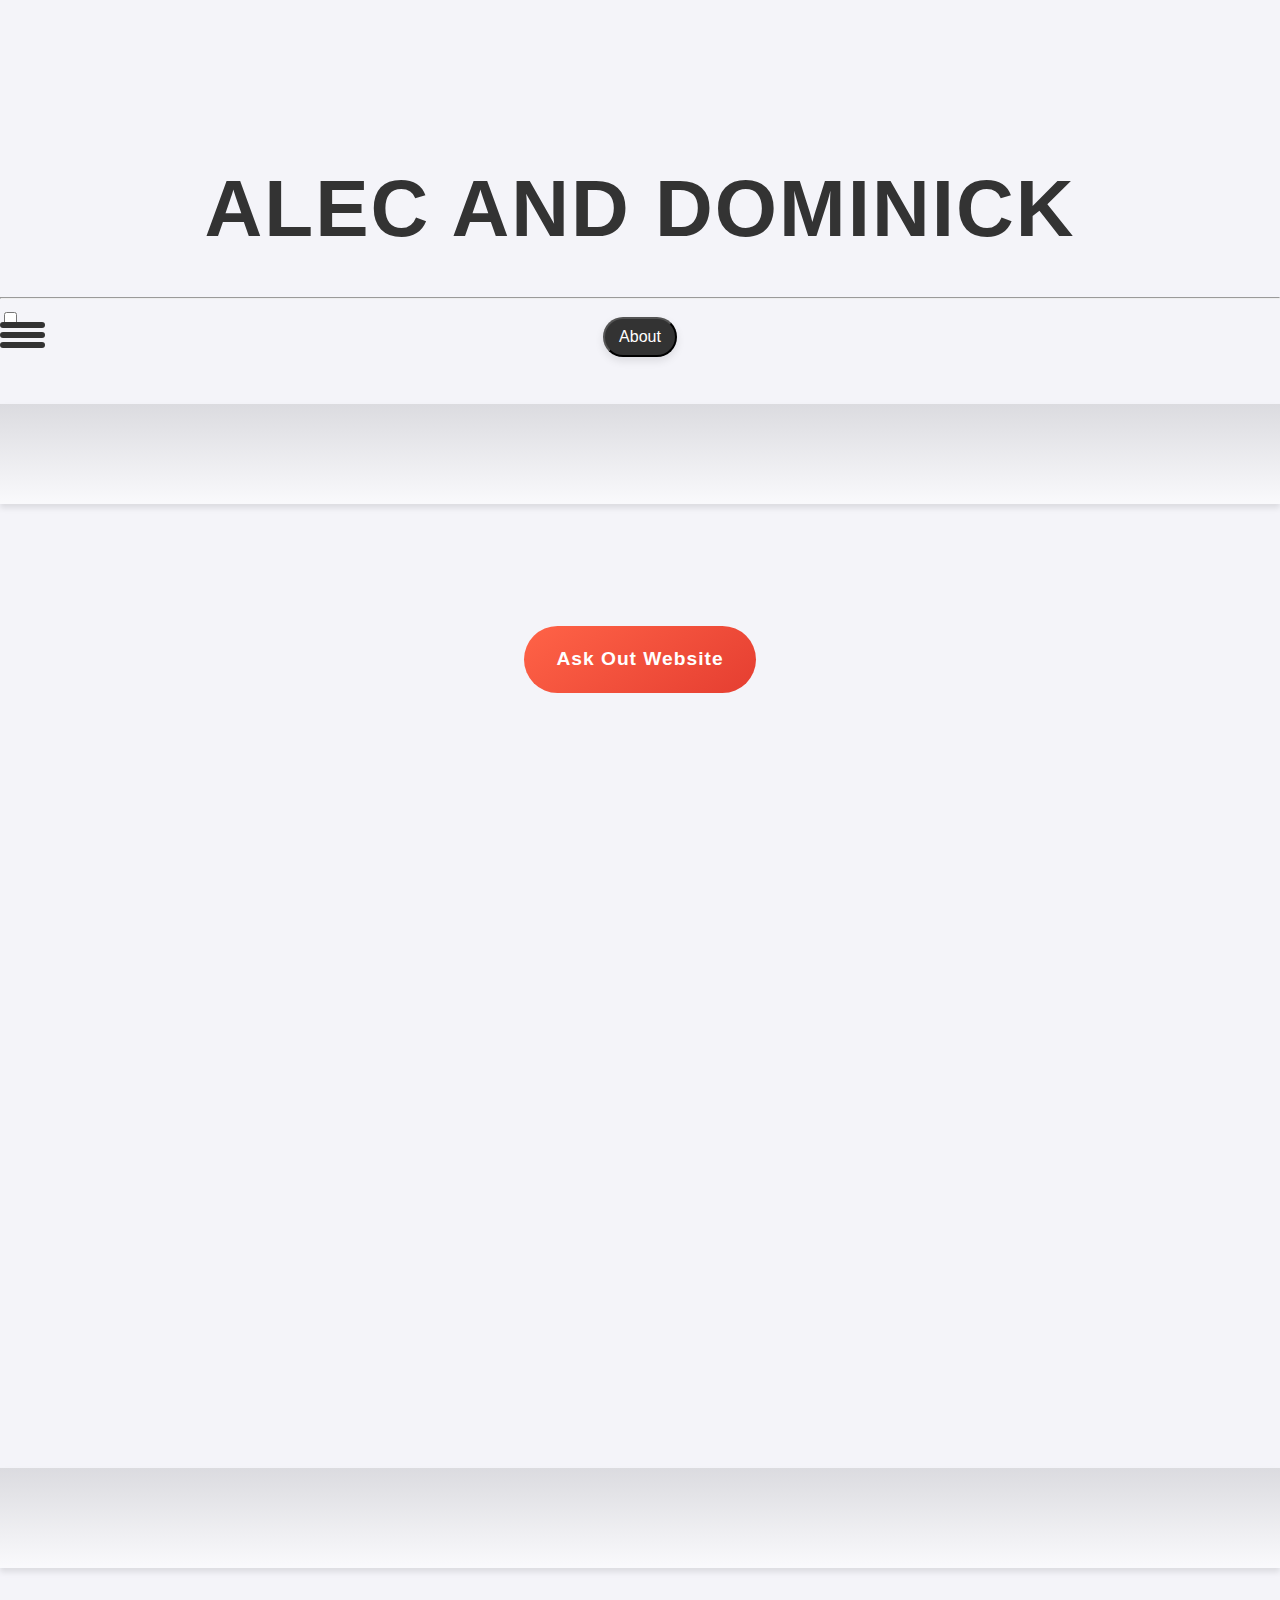
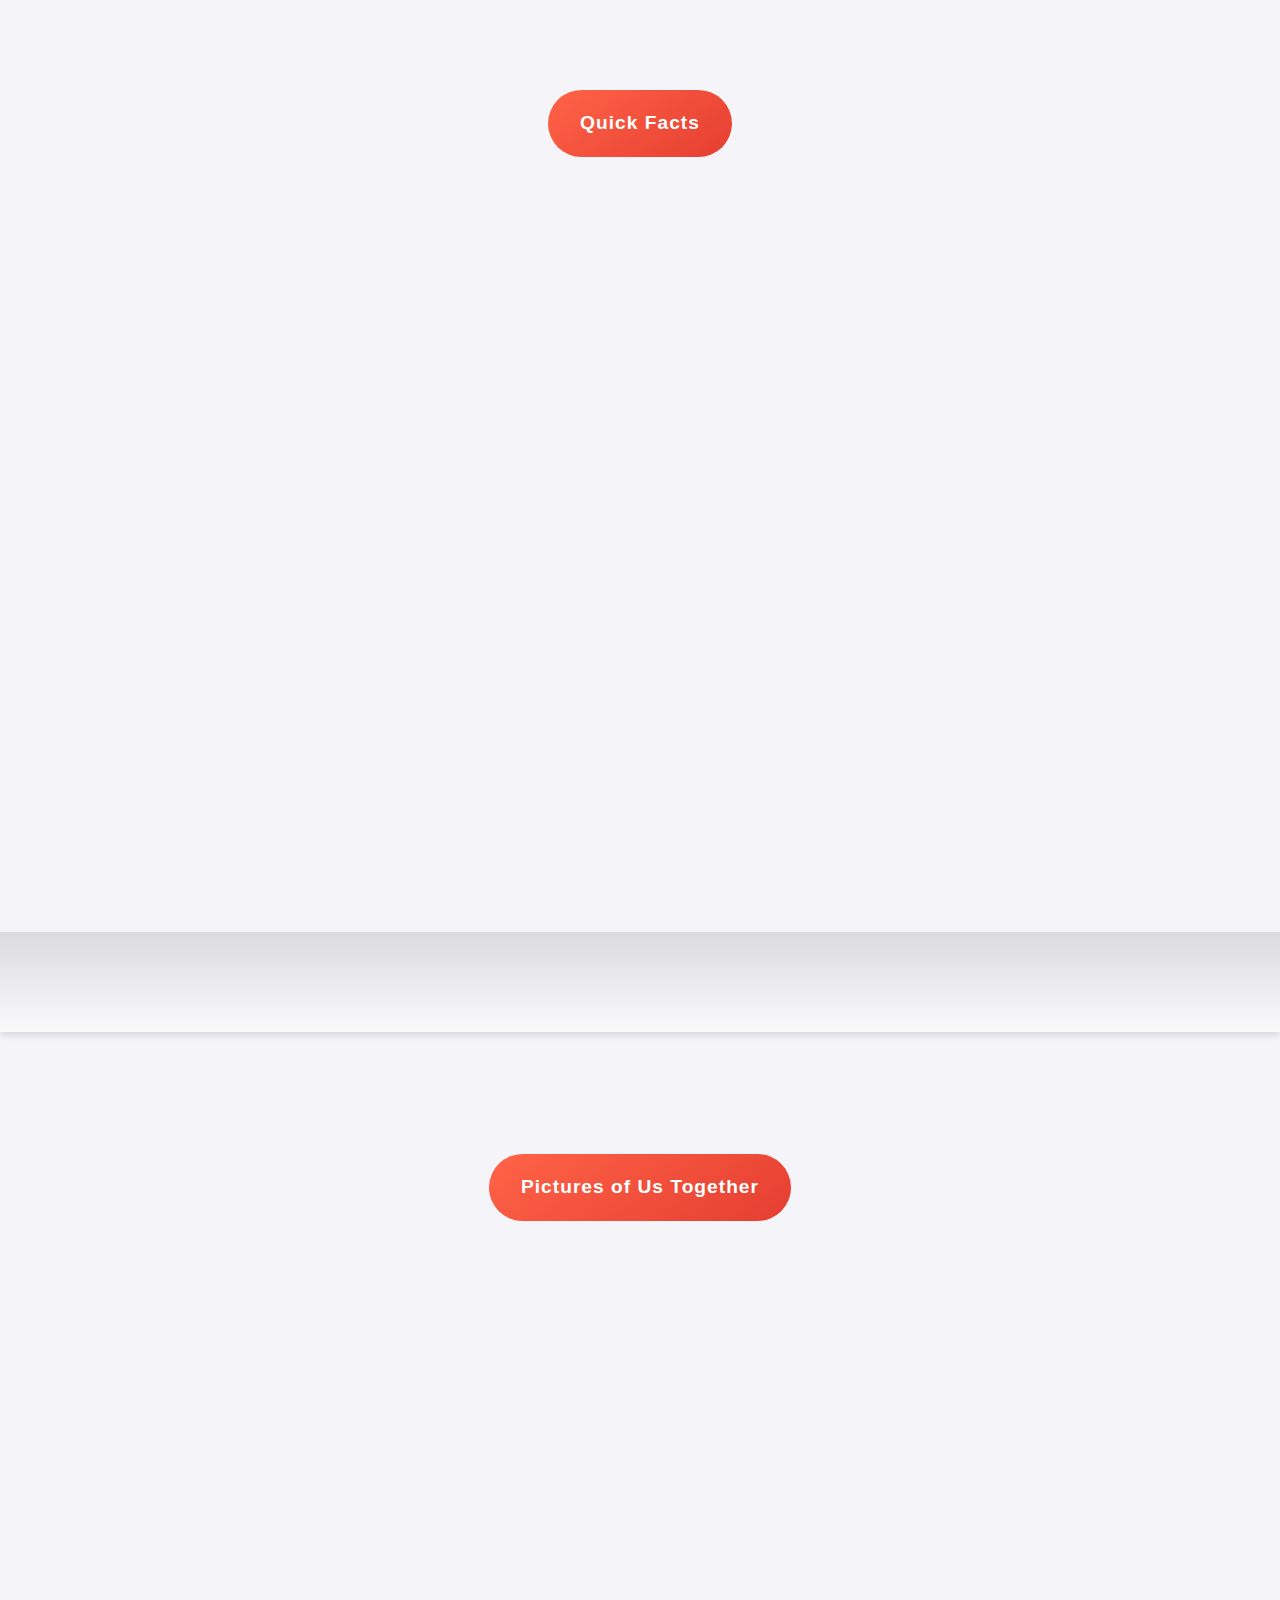
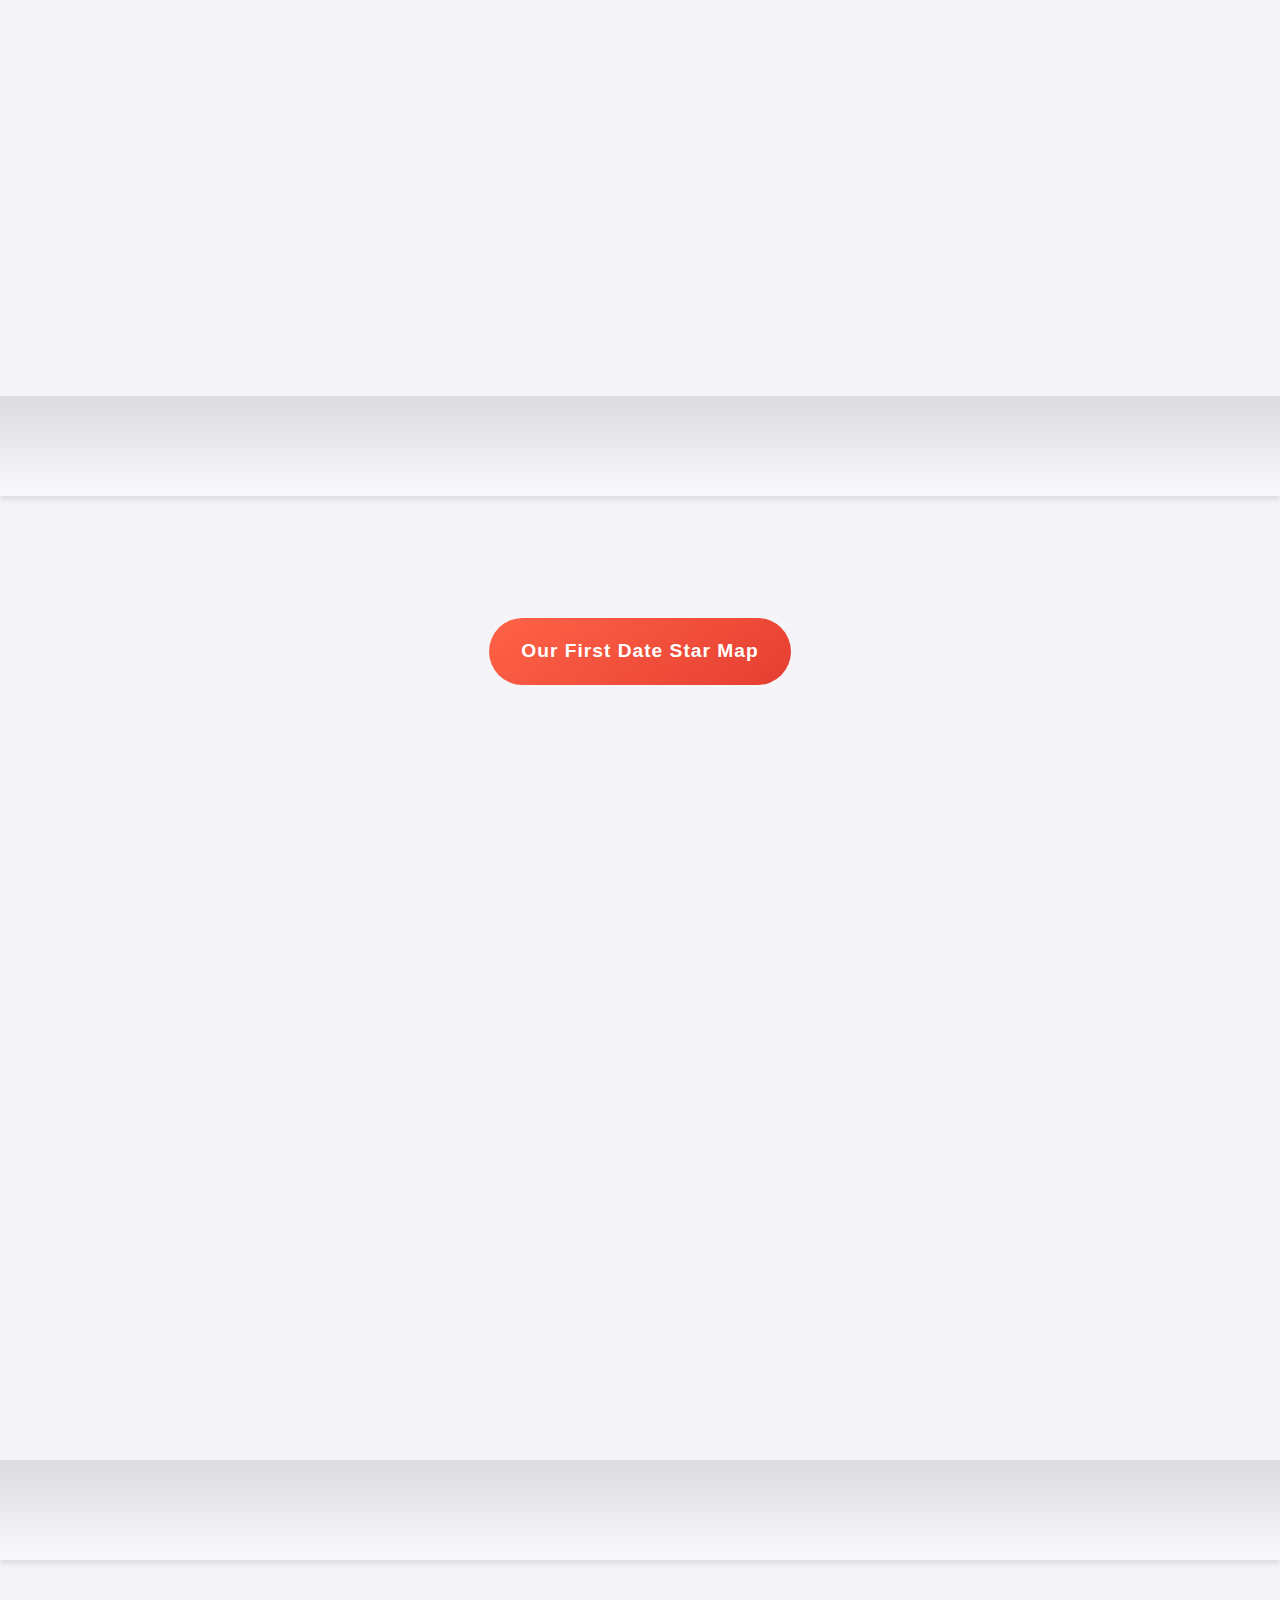
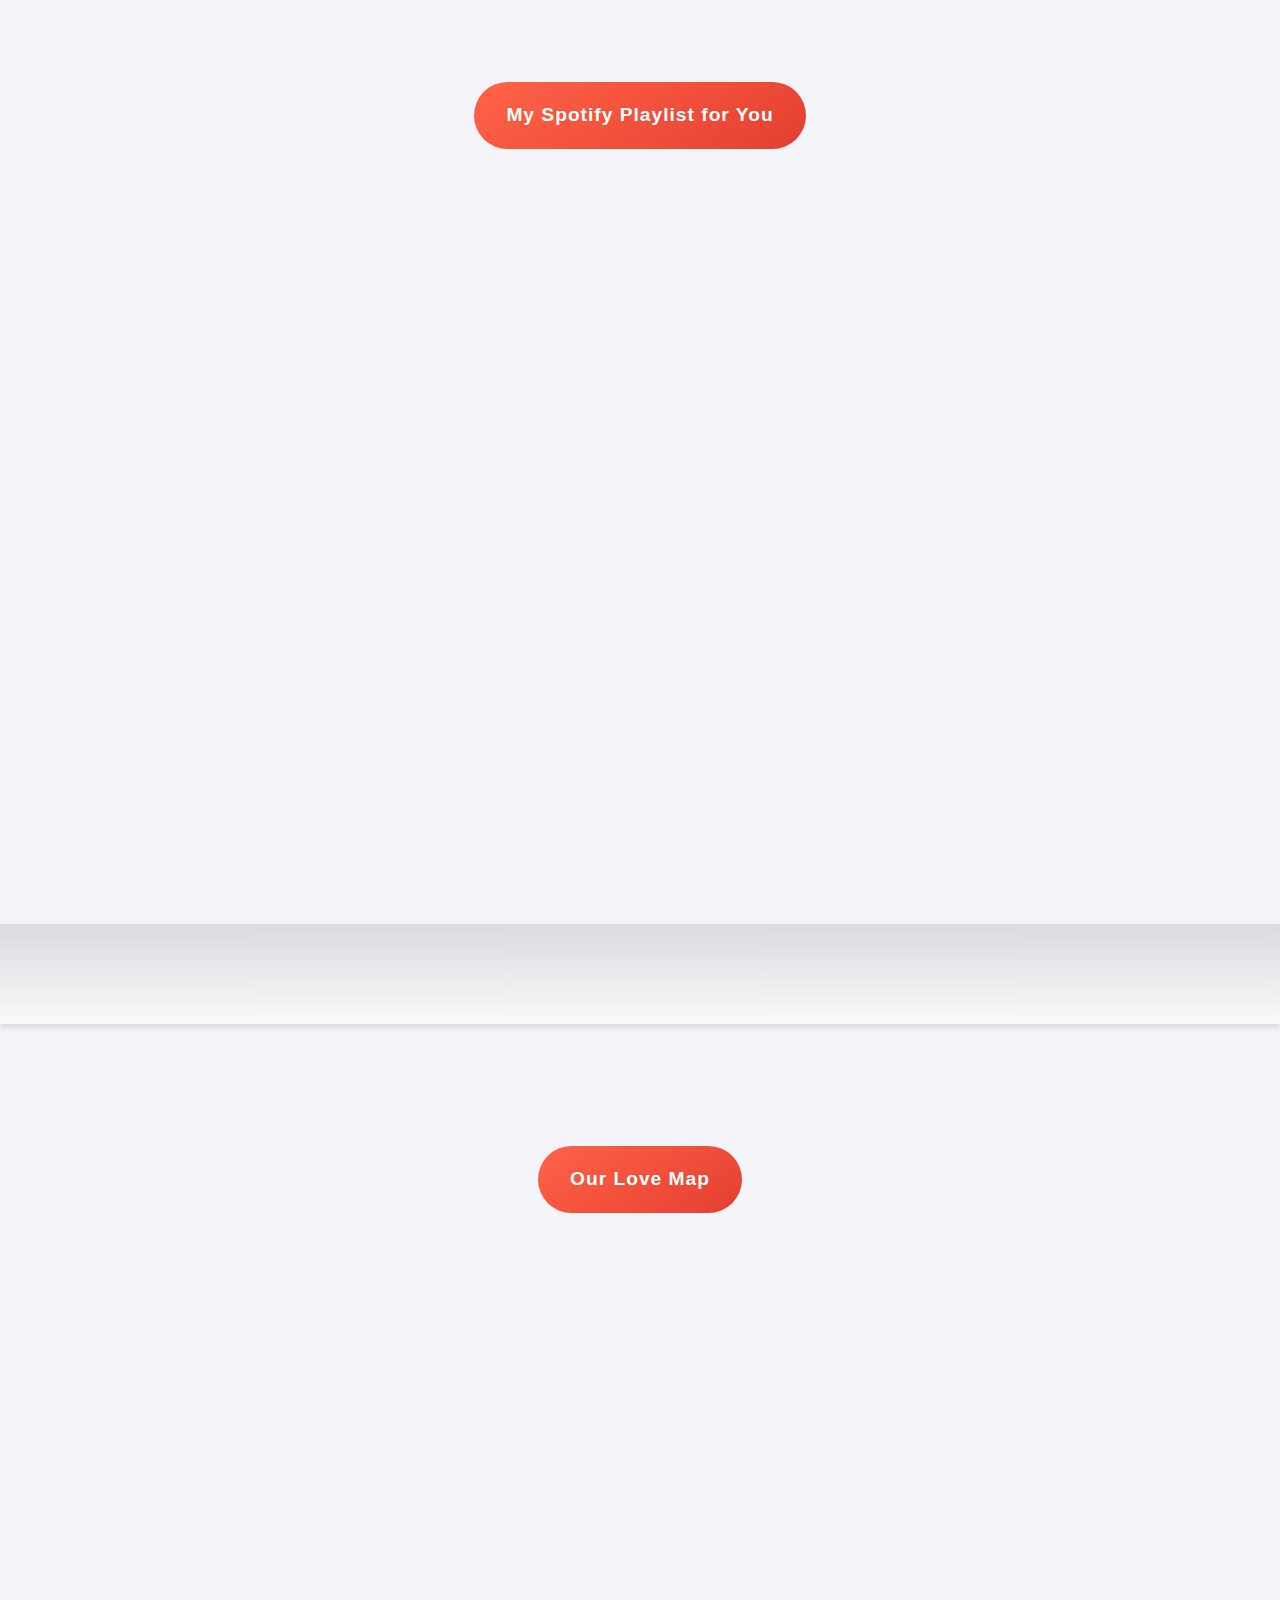
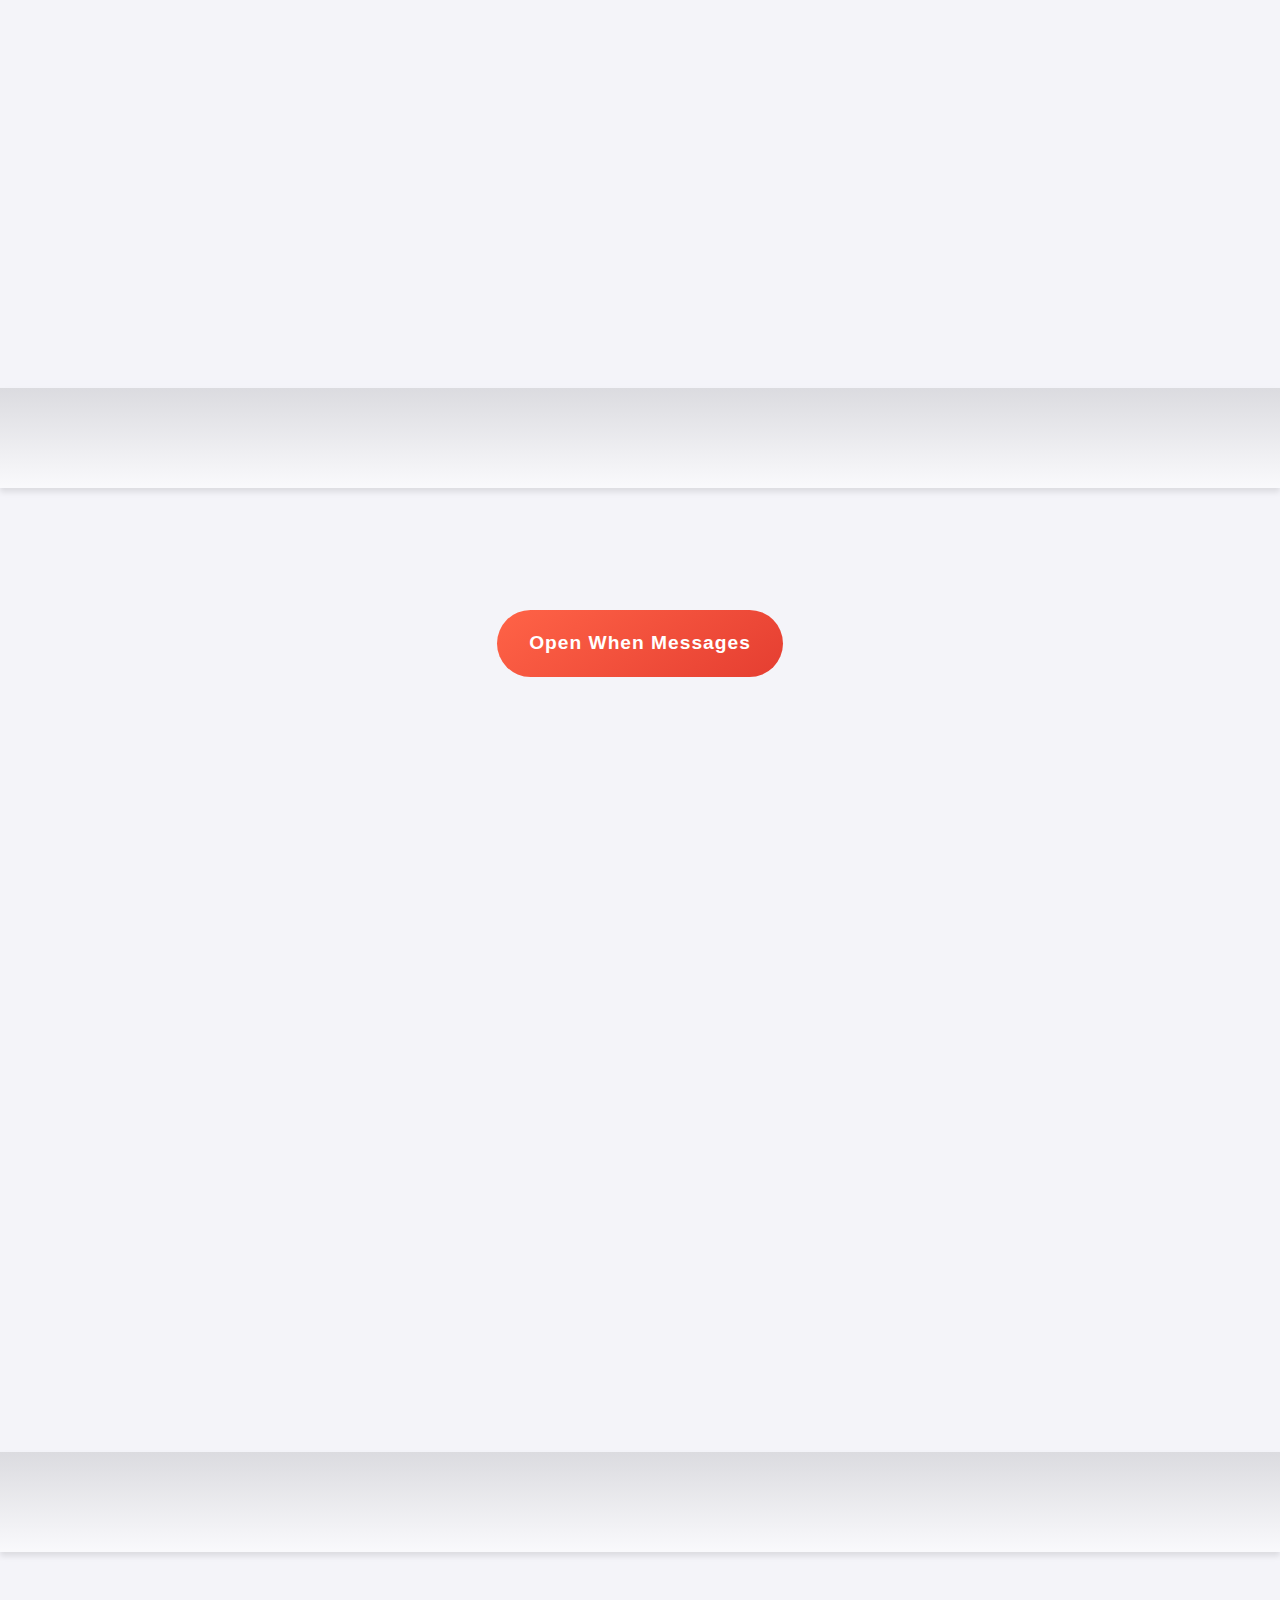
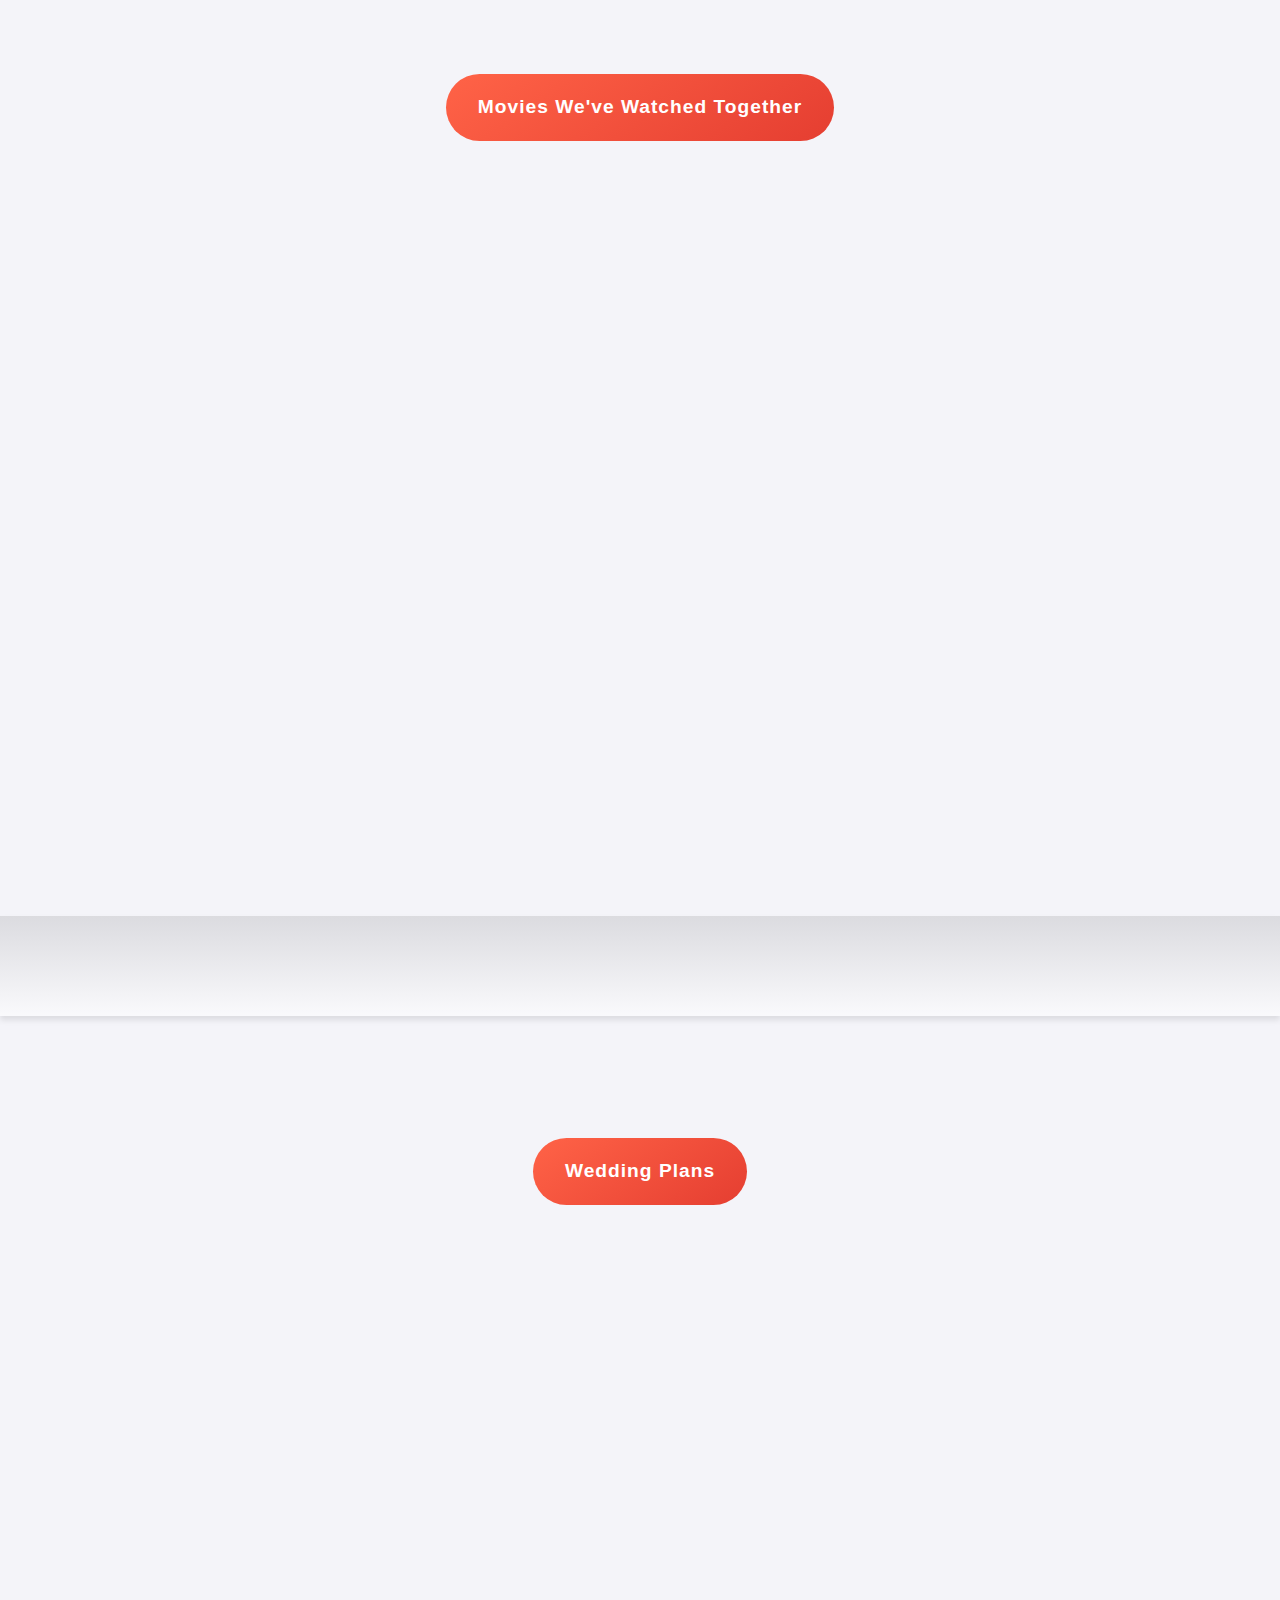
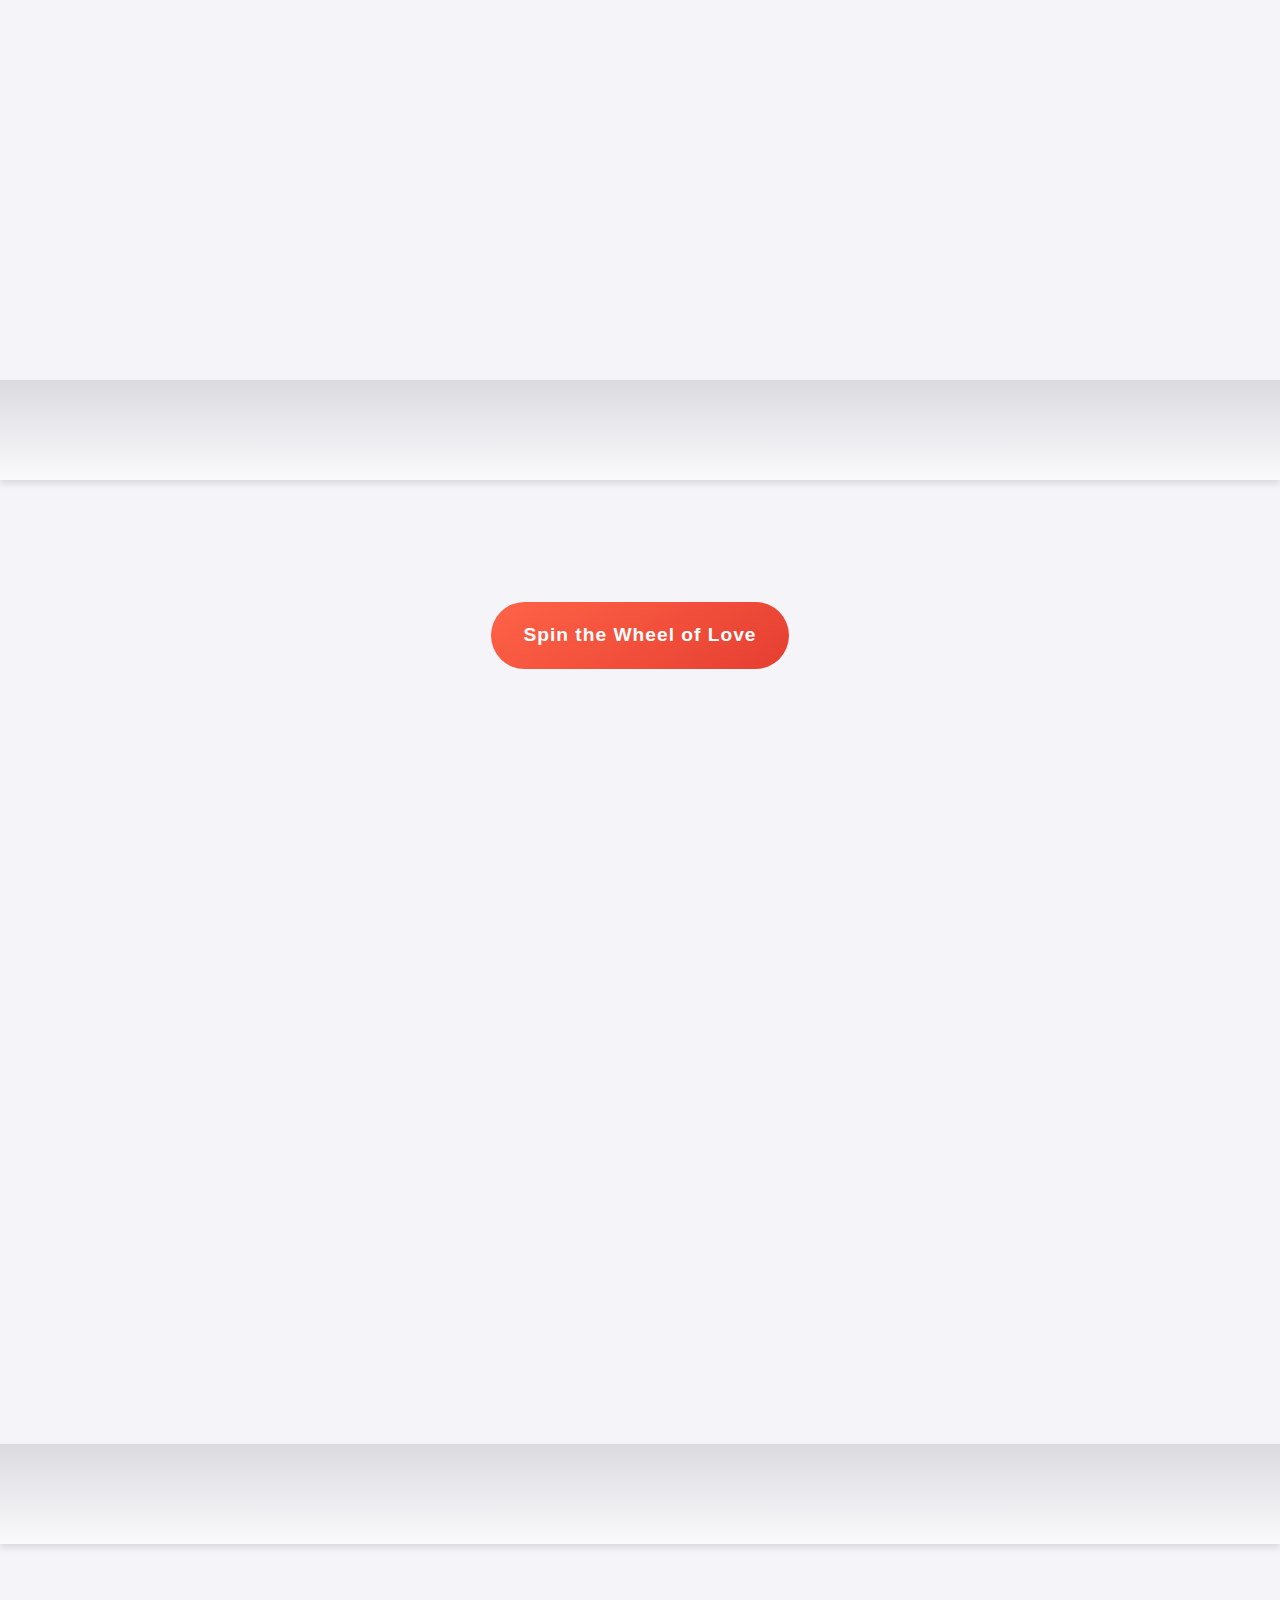
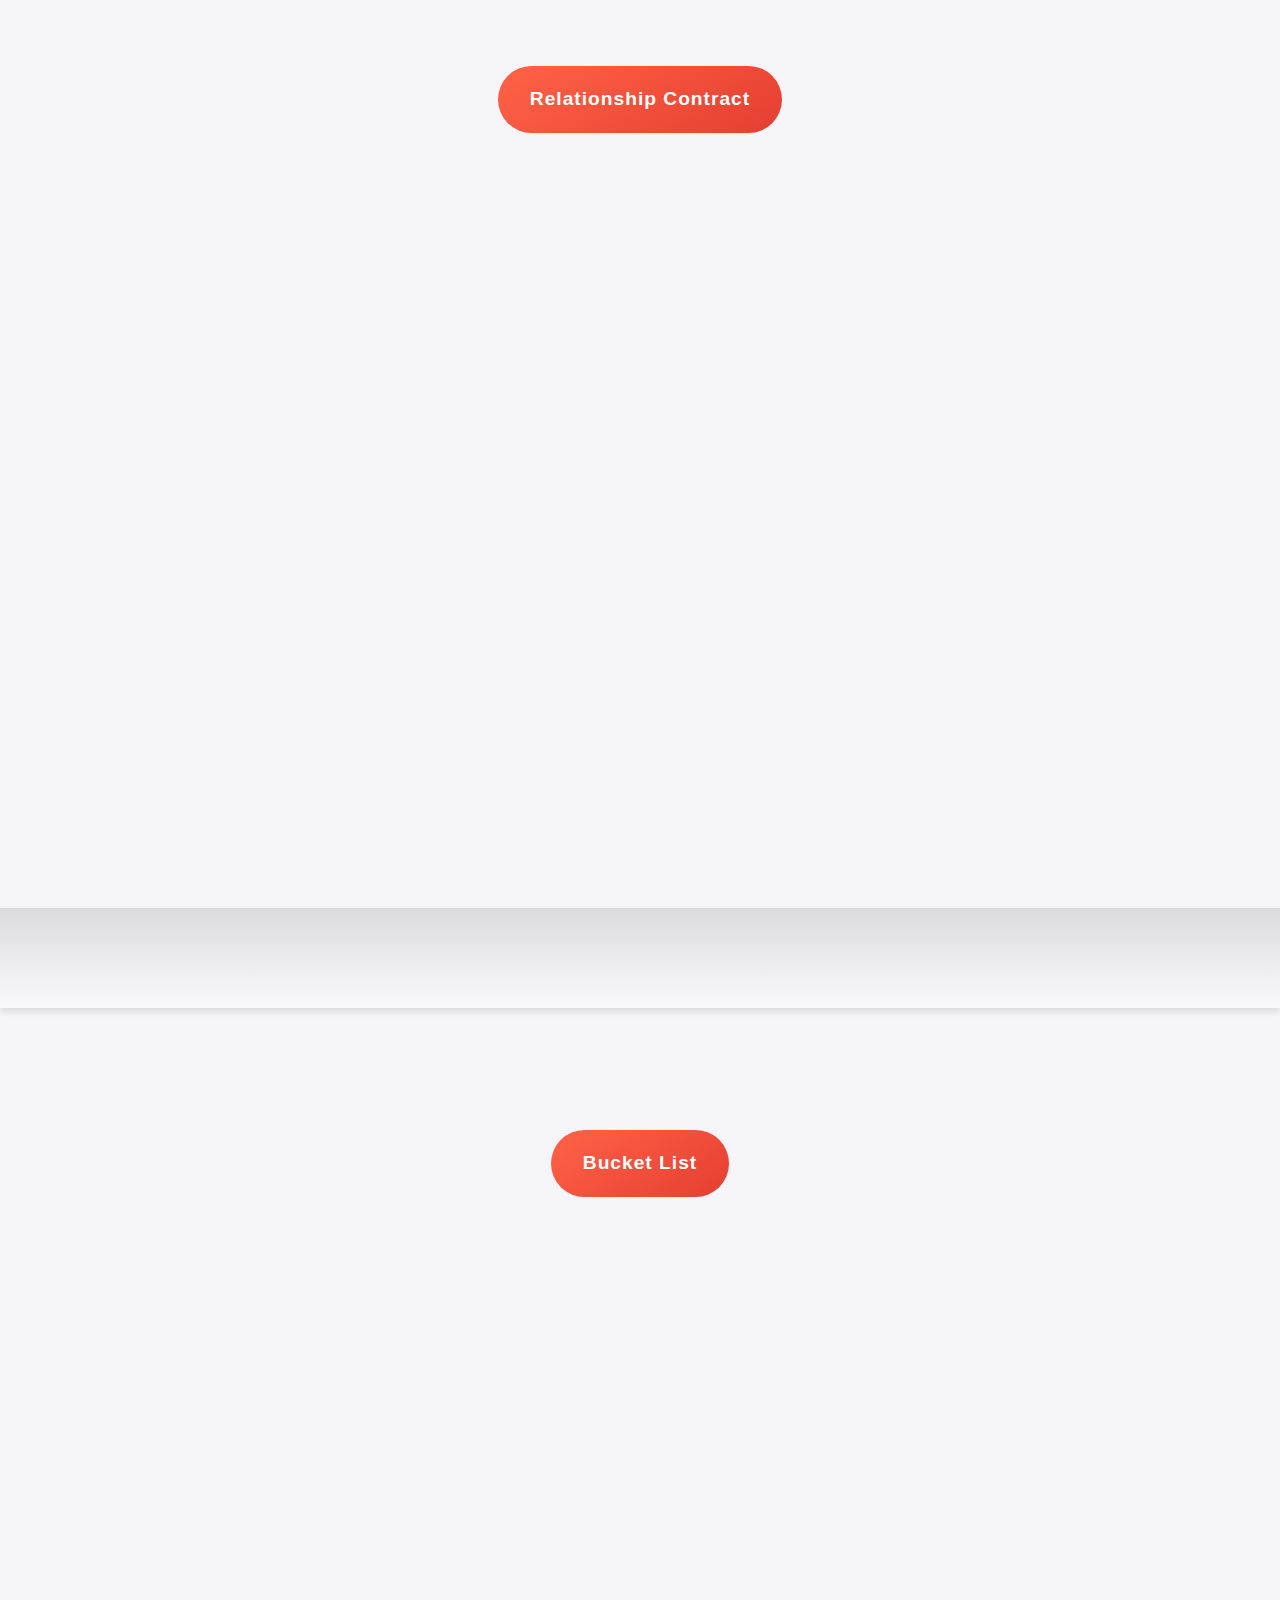
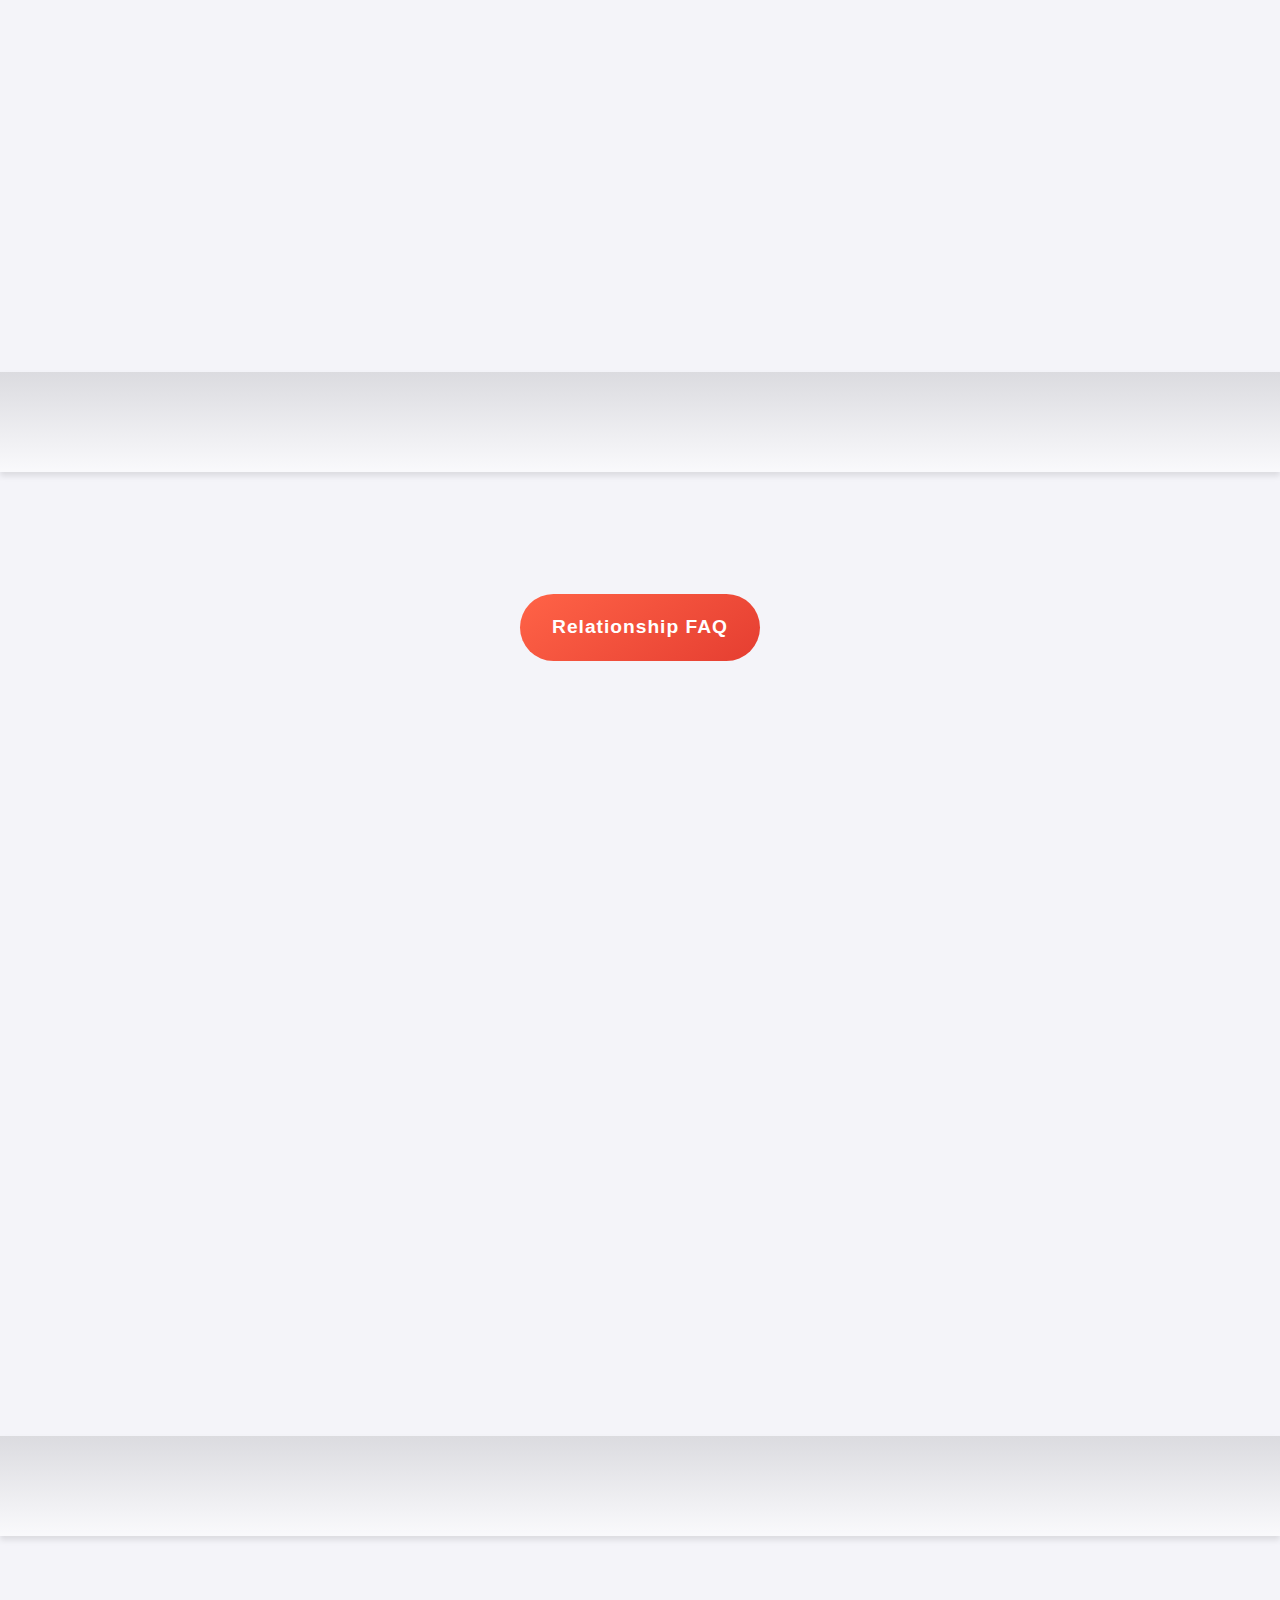
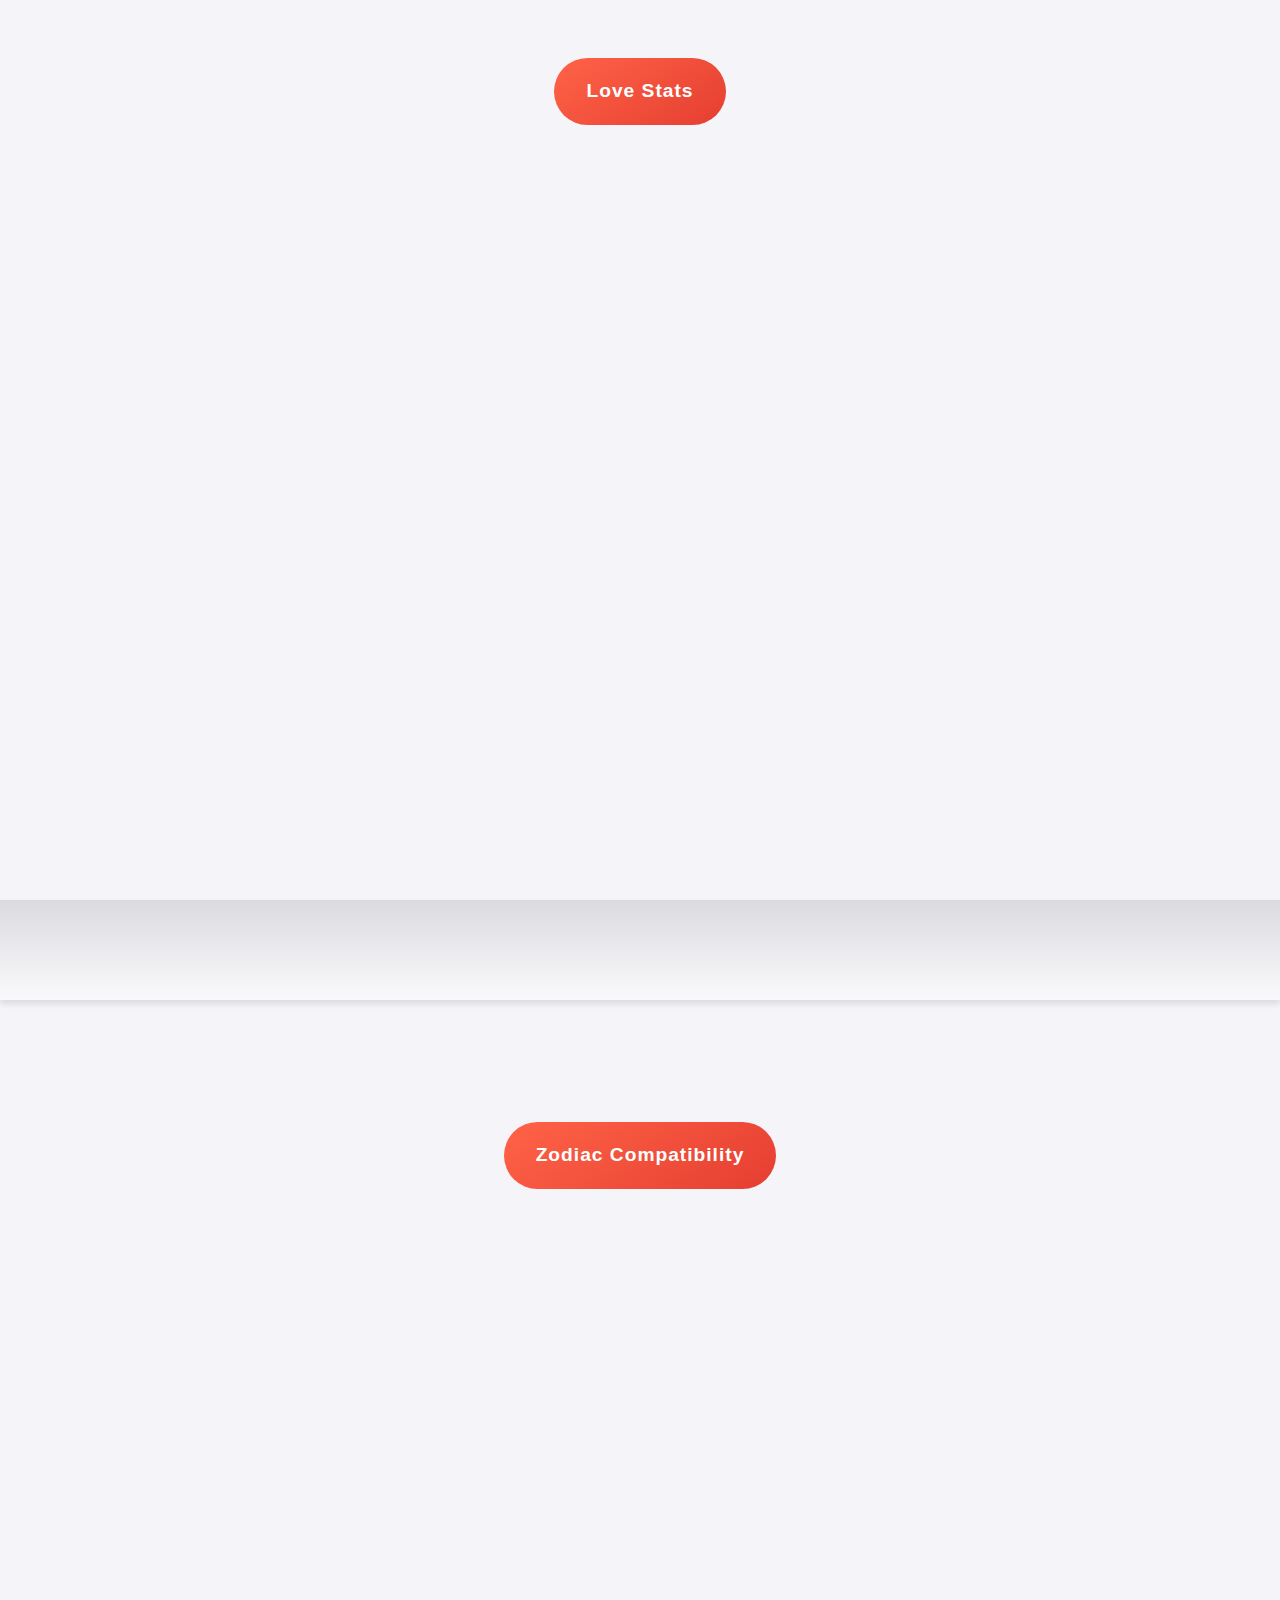
<file: index.html>
<!DOCTYPE html>
<html lang="en">
<head>
    <meta charset="UTF-8">
    <meta name="viewport" content="width=device-width, initial-scale=1.0">
    <title>AlecAndDominick.com</title>
    <link rel="stylesheet" href="website.css">
    <script src="script.js" defer></script>
    <link rel="stylesheet" href="website.css">
    <script src="script.js" defer></script>
</head>
<body>
    <div class="container">
        <div class="greeting-message"></div>
        <div class="love-message">
            You are my everything.
        </div>
        <h1 class="hero-heading">Alec and Dominick</h1>
        <hr class="fancy-divider">
        
    
    
        <div class="hamburger-menu">
            <input type="checkbox" id="menu-toggle" title="Toggle Menu">
            <label for="menu-toggle" class="menu-icon">
                <span class="nav-icon"></span>
            </label>
            <nav class="menu">
                <ul>
                    <li><a href="Askoutwebsite1.html">Ask Out Website</a></li>
                    <li><a href="QuickFacts.html">Quick Facts</a></li>
                    <li><a href="Picturesofus.html">Pictures of Us Together</a></li>
                    <li><a href="Firstdatestarmap.html">Our First Date Star Map</a></li>
                    <li><a href="Spotifyplaylist.html">My Spotify Playlist for You</a></li>
                    <li><a href="Lovemap.html">Our Love Map</a></li>
                    <li><a href="Openwhenmessages1.html">Open When Messages</a></li>
                    <li><a href="Movieswevewatchedtogether.html">Movies We've Watched Together</a></li>
                    <li><a href="WeddingPlans.html">Wedding Plans</a></li>
                    <li><a href="SpinTheWheelOfLove.html">Spin the Wheel of Love</a></li>
                    <li><a href="RelationshipContract.html">Relationship Contract</a></li>
                    <li><a href="BucketList.html">Bucket List</a></li>
                    <li><a href="RelationshipFAQ.html">Relationship FAQ</a></li>
                    <li><a href="LoveStats.html">Love Stats</a></li>
                    <li><a href="ZodiacCompatibility.html">Zodiac Compatibility</a></li>
                    <li><a href="DateIdeaGenerator.html">Date Idea Generator</a></li>
                    <li><a href="DreamHomeVisionBoard.html">Dream Home Vision Board</a></li>
                    <li><a href="LovePoemsAndQuotes.html">Love Poems and Quotes</a></li>
                    <li><a href="LoveCoupons.html">Love Coupons</a></li>
                    <li><a href="ILoveYou.html">I Love You</a></li>
                    <li><a href="ScavengerHunt.html">Scavenger Hunt</a></li>
                    <li><a href="TruthOrDare.html">Truth or Dare</a></li>
                    <li><a href="LoveNotes.html">Love Notes</a></li>
                    <li><a href="DommyTrivia.html">Dommy Trivia</a></li>
                    <li><a href="Tinder2.html">Tinder 2</a></li>
                    <li><a href="VirtualEscapeRoom.html">Virtual Escape Room</a></li>
                    <li><a href="VirtualCandlelitDinner.html">Virtual Candlelit Dinner</a></li>
                    <li><a href="lovegarden.html">Love Garden</a></li>
                    <li><a href="PaintingsThatRemindMeOfYou.html">Paintings That Remind Me of You</a></li>
                    <li><a href="FortuneCookie.html">Fortune Cookie</a></li>
                    <li><a href="AIPolaroidWall.html">AI Polaroid Wall</a></li>
                    <li><a href="GiftIdeas.html">Gift Ideas</a></li>
                    <li><a href="MovieGenerator.html">Movie Generator</a></li>
                    <li><a href="BookGenerator.html">Book Generator</a></li>
                    <li><a href="LoveMaze.html">Love Maze</a></li>
                    <li><a href="Recipes.html">Recipes</a></li>
                    <li><a href="MusicWall.html">Music Wall</a></li>
                    <li><a href="DommyAI.html">Dommy.ai</a></li>
                </ul>
            </nav>
            <button id="about-btn" class="menu-icon">About</button>

            <!-- About Text Container (hidden initially) -->
            <div id="about-text-container">
                <p id="about-text"></p>
            </div>
        </div>
        <div class="spacer"></div>
        <!-- Ask Out Website Section -->
        <div class="parallax-section-1" id="parallax-section-1" data-speed="0.4">
            <div class="button-container">
                <a href="Askoutwebsite1.html" class="btn-1-2">Ask Out Website</a>
            </div>
        </div>
        <div class="spacer"></div>
        <!-- Quick Facts Section -->
        <div class="parallax-section" id="quick-facts-section" data-speed="0.3">
            <div class="button-container">
                <a href="QuickFacts.html" class="btn-1-2">Quick Facts</a>
            </div>
        </div>
        <div class="spacer"></div>
        <!-- Pictures of Us Section -->
        <div class="parallax-section white-bg" id="pictures-of-us-section" data-speed="0.5">
            <div class="button-container">
                <a href="Picturesofus.html" class="btn-1-2">Pictures of Us Together</a>
            </div>
        </div>
        <div class="spacer"></div>
        <!-- First Date Star Map Section -->
        <div class="parallax-section" id="first-date-star-map-section" data-speed="0.6">
            <div class="button-container">
                <a href="Firstdatestarmap.html" class="btn-1-2">Our First Date Star Map</a>
            </div>
        </div>
        <div class="spacer"></div>
        <!-- Spotify Playlist Section -->
        <div class="parallax-section white-bg" id="spotify-playlist-section" data-speed="0.4">
            <div class="button-container">
                <a href="Spotifyplaylist.html" class="btn-1-2">My Spotify Playlist for You</a>
            </div>
        </div>
        <div class="spacer"></div>
        <!-- Love Map Section -->
        <div class="parallax-section" id="love-map-section" data-speed="0.3">
            <div class="button-container">
                <a href="Lovemap.html" class="btn-1-2">Our Love Map</a>
            </div>
        </div>        
        </div>
        <div class="spacer"></div>
        <!-- Open When Messages Section -->
        <div class="parallax-section white-bg" id="open-when-messages-section" data-speed="0.5">
            <div class="button-container">
                <a href="Openwhenmessages1.html" class="btn-1-2">Open When Messages</a>
            </div>
        </div>
        <div class="spacer"></div>
        <!-- Movies We've Watched Together Section -->
        <div class="parallax-section" id="movies-weve-watched-together-section" data-speed="0.4">
            <div class="button-container">
                <a href="Movieswevewatchedtogether.html" class="btn-1-2">Movies We've Watched Together</a>
            </div>
        </div>
        <div class="spacer"></div>
        <!-- Wedding Plans Section -->
        <div class="parallax-section white-bg" id="wedding-plans-section" data-speed="0.4">
            <div class="button-container">
                <a href="WeddingPlans.html" class="btn-1-2">Wedding Plans</a>
            </div>
        </div>
        <div class="spacer"></div>
        <!-- Spin the Wheel of Love Section -->
        <div class="parallax-section" id="spin-the-wheel-of-love-section" data-speed="0.4">
            <div class="button-container">
                <a href="SpinTheWheelOfLove.html" class="btn-1-2">Spin the Wheel of Love</a>
            </div>
        </div>
        <div class="spacer"></div>
        <!-- Relationship Contract Section -->
        <div class="parallax-section white-bg" id="relationship-contract-section" data-speed="0.4">
            <div class="button-container">
                <a href="RelationshipContract.html" class="btn-1-2">Relationship Contract</a>
            </div>
        </div>
        <div class="spacer"></div>
        <!-- Bucket List Section -->
        <div class="parallax-section" id="bucket-list-section" data-speed="0.4">
            <div class="button-container">
                <a href="BucketList.html" class="btn-1-2">Bucket List</a>
            </div>
        </div>
        <div class="spacer"></div>
        <!-- Relationship FAQ Section -->
        <div class="parallax-section white-bg" id="relationship-faq-section" data-speed="0.4">
            <div class="button-container">
                <a href="RelationshipFAQ.html" class="btn-1-2">Relationship FAQ</a>
            </div>
        </div>
        <div class="spacer"></div>
        <!-- Love Stats Section -->
        <div class="parallax-section" id="love-stats-section" data-speed="0.4">
            <div class="button-container">
                <a href="LoveStats.html" class="btn-1-2">Love Stats</a>
            </div>
        </div>
        <div class="spacer"></div>
        <!-- Zodiac Compatibility Section -->
        <div class="parallax-section white-bg" id="zodiac-compatibility-section" data-speed="0.4">
            <div class="button-container">
                <a href="ZodiacCompatibility.html" class="btn-1-2">Zodiac Compatibility</a>
            </div>
        </div>
        <div class="spacer"></div>
        <!-- Date Idea Generator Section -->
        <div class="parallax-section" id="date-idea-generator-section" data-speed="0.4">
            <div class="button-container">
                <a href="DateIdeaGenerator.html" class="btn-1-2">Date Idea Generator</a>
            </div>
        </div>
        <div class="spacer"></div>
        <!-- Dream Home Vision Board Section -->
        <div class="parallax-section white-bg" id="dream-home-vision-board-section" data-speed="0.4">
            <div class="button-container">
                <a href="DreamHomeVisionBoard.html" class="btn-1-2">Dream Home Vision Board</a>
            </div>
        </div>
        <div class="spacer"></div>
        <!-- Love Poems and Quotes Section -->
        <div class="parallax-section" id="love-poems-and-quotes-section" data-speed="0.4">
            <div class="button-container">
                <a href="LovePoemsAndQuotes.html" class="btn-1-2">Love Poems and Quotes</a>
            </div>
        </div>
        <div class="spacer"></div>
        <!-- Love Coupons Section -->
        <div class="parallax-section white-bg" id="love-coupons-section" data-speed="0.5">
            <div class="button-container">
                <a href="LoveCoupons.html" class="btn-1-2">Love Coupons</a>
            </div>
        </div>
        <div class="spacer"></div>
        <!-- I Love You Section -->
        <div class="parallax-section white-bg" id="i-love-you-section" data-speed="0.4">
            <div class="button-container">
                <a href="ILoveYou.html" class="btn-1-2">I Love You</a>
            </div>
        </div>
        <div class="spacer"></div>
        <!-- Scavenger Hunt Section -->
        <div class="parallax-section" id="scavenger-hunt-section" data-speed="0.3">
            <div class="button-container">
                <a href="ScavengerHunt.html" class="btn-1-2">Scavenger Hunt</a>
            </div>
        </div>
        <div class="spacer"></div>
        <!-- Truth or Dare Section -->
        <div class="parallax-section white-bg" id="truth-or-dare-section" data-speed="0.4">
            <div class="button-container">
                <a href="TruthOrDare.html" class="btn-1-2">Truth or Dare</a>
            </div>
        </div>
        <div class="spacer"></div>
        <!-- Love Notes Section -->
        <div class="parallax-section" id="love-notes-section" data-speed="0.5">
            <div class="button-container">
                <a href="LoveNotes.html" class="btn-1-2">Love Notes</a>
            </div>
        </div>
        <div class="spacer"></div>
        <!-- Dommy Trivia Section -->
        <div class="parallax-section white-bg" id="dommy-trivia-section" data-speed="0.4">
            <div class="button-container">
                <a href="DommyTrivia.html" class="btn-1-2">Dommy Trivia</a>
            </div>
        </div>
        <div class="spacer"></div>
        <!-- Tinder 2 Section -->
        <div class="parallax-section" id="tinder-2-section" data-speed="0.4">
            <div class="button-container">
                <a href="Tinder2.html" class="btn-1-2">Tinder 2</a>
            </div>
        </div>
        <div class="spacer"></div>
        <!-- Virtual Escape Room Section -->
        <div class="parallax-section white-bg" id="virtual-escape-room-section" data-speed="0.4">
            <div class="button-container">
                <a href="VirtualEscapeRoom.html" class="btn-1-2">Virtual Escape Room</a>
            </div>
        </div>
        <div class="spacer"></div>
        <!-- Virtual Candlelit Dinner Section -->
        <div class="parallax-section white-bg" id="virtual-candlelit-dinner-section" data-speed="0.3">
            <div class="button-container">
                <a href="VirtualCandlelitDinner.html" class="btn-1-2">Virtual Candlelit Dinner</a>
            </div>
            <div class="spacer"></div>
        </div>
        <div class="spacer"></div>
        <!-- Virtual Candlelit Dinner Section -->
        <div class="parallax-section white-bg" id="love-garden-section" data-speed="0.3">
            <div class="button-container">
                <a href="LoveGarden" class="btn-1-2">Love Garden</a>
            </div>
            <div class="spacer"></div>
        </div>
        <!-- Paintings That Remind Me of You Section -->
        <div class="parallax-section" id="paintings-that-remind-me-of-you-section" data-speed="0.4">
            <div class="button-container">
                <a href="PaintingsThatRemindMeOfYou.html" class="btn-1-2">Paintings That Remind Me of You</a>
            </div>
        </div>
        <div class="spacer"></div>
        <!-- Fortune Cookie Section -->
        <div class="parallax-section white-bg" id="fortune-cookie-section" data-speed="0.4">
            <div class="button-container">
                <a href="FortuneCookie.html" class="btn-1-2">Fortune Cookie</a>
            </div>
        </div>
        <div class="spacer"></div>
        <!-- AI Polaroid Wall Section -->
        <div class="parallax-section" id="ai-polaroid-wall-section" data-speed="0.4">
            <div class="button-container">
                <a href="AIPolaroidWall.html" class="btn-1-2">AI Polaroid Wall</a>
            </div>
        </div>
        <div class="spacer"></div>
        <!-- Gift Ideas Section -->
        <div class="parallax-section white-bg" id="gift-ideas-section" data-speed="0.4">
            <div class="button-container">
                <a href="GiftIdeas.html" class="btn-1-2">Gift Ideas</a>
            </div>
        </div>
        <div class="spacer"></div>
        <!-- Movie Generator Section -->
        <div class="parallax-section" id="movie-generator-section" data-speed="0.4">
            <div class="button-container">
                <a href="MovieGenerator.html" class="btn-1-2">Movie Generator</a>
            </div>
        </div>
        <div class="spacer"></div>
        <!-- Book Generator Section -->
        <div class="parallax-section white-bg" id="book-generator-section" data-speed="0.4">
            <div class="button-container">
                <a href="BookGenerator.html" class="btn-1-2">Book Generator</a>
            </div>
        </div>
        <div class="spacer"></div>
        <!-- Love Maze Section -->
        <div class="parallax-section" id="love-maze-section" data-speed="0.4">
            <div class="button-container">
                <a href="LoveMaze.html" class="btn-1-2">Love Maze</a>
            </div>
        </div>
        <div class="spacer"></div>
        <!-- Recipes Section -->
        <div class="parallax-section white-bg" id="recipes-section" data-speed="0.4">
            <div class="button-container">
                <a href="Recipes.html" class="btn-1-2">Recipes</a>
            </div>
        </div>
        <div class="spacer"></div>
        <!-- Music Wall Section -->
        <div class="parallax-section" id="music-wall-section" data-speed="0.4">
            <div class="button-container">
                <a href="MusicWall.html" class="btn-1-2">Music Wall</a>
            </div>
        </div>
        <div class="spacer"></div>
        <!-- Dommy.ai Section -->
        <div class="parallax-section white-bg" id="dommy-ai-section" data-speed="0.4">
            <div class="button-container">
                <a href="DommyAI.html" class="btn-1-2">Dommy.ai</a>
            </div>
        </div>
        <div class="spacer"></div>
            </div>
        </div>
        <footer class="footer">
            <div class="footer-content">
                <p class="signature">Made with ❤️ by Dominick for Alec</p>
            </div>
            <p class="footer-note">© 2024, All rights reserved</p>
        </footer>
    </div>
    </div>
</body>
</html>
</file>
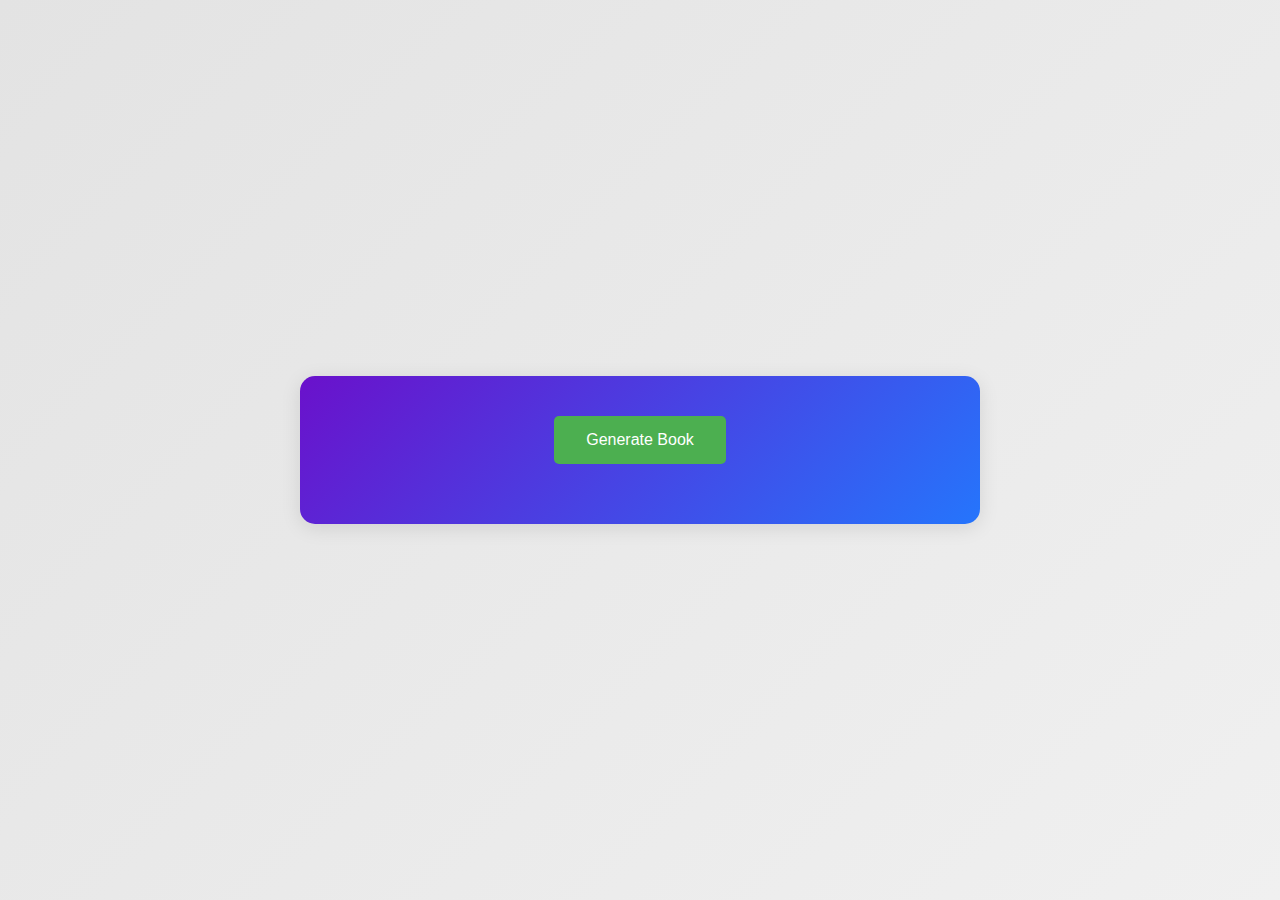
<file: BookGenerator.html>
<!DOCTYPE html>
<html lang="en">
<head>
    <meta charset="UTF-8">
    <meta name="viewport" content="width=device-width, initial-scale=1.0">
    <title>Book Generator</title>
    <link rel="stylesheet" href="bookgenerator.css">
</head>
<body>
    <div class="container">
        <button id="generate-btn" class="btn">Generate Book</button>
        <div id="book-container" class="book-container"></div>
    </div>

    <script src="bookgenerator.js"></script>
</body>
</html>
</file>
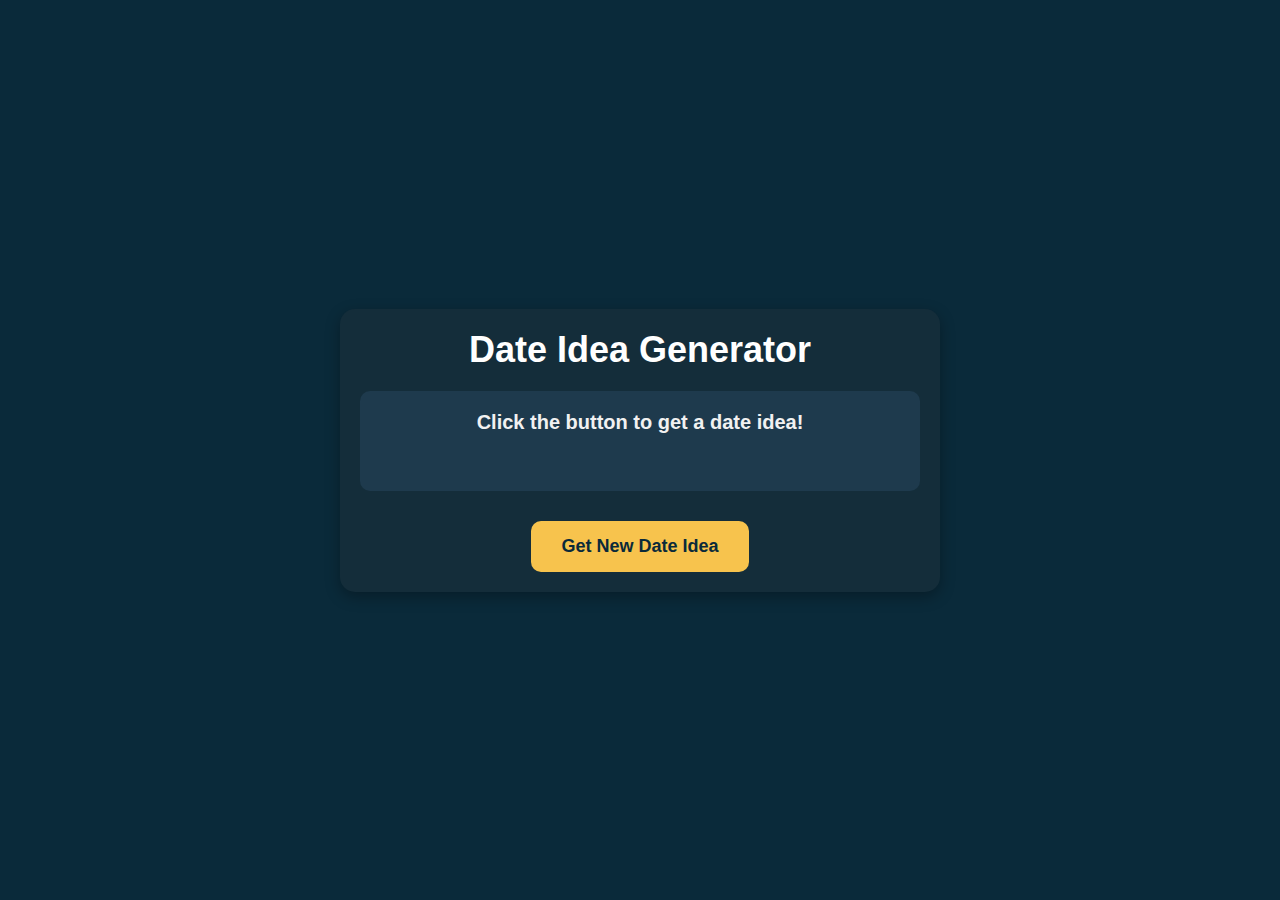
<file: DateIdeaGenerator.html>
<!DOCTYPE html>
<html lang="en">
<head>
    <meta charset="UTF-8">
    <meta name="viewport" content="width=device-width, initial-scale=1.0">
    <title>Date Idea Generator</title>
    <link rel="stylesheet" href="dateideagenerator.css">
</head>
<body>

    <div class="container">
        <h1 class="title">Date Idea Generator</h1>
        <div class="date-idea-container">
            <p id="date-idea">Click the button to get a date idea!</p>
        </div>
        <button id="generate-btn">Get New Date Idea</button>
    </div>

    <script src="dateideagenerator.js"></script>
</body>
</html>
</file>
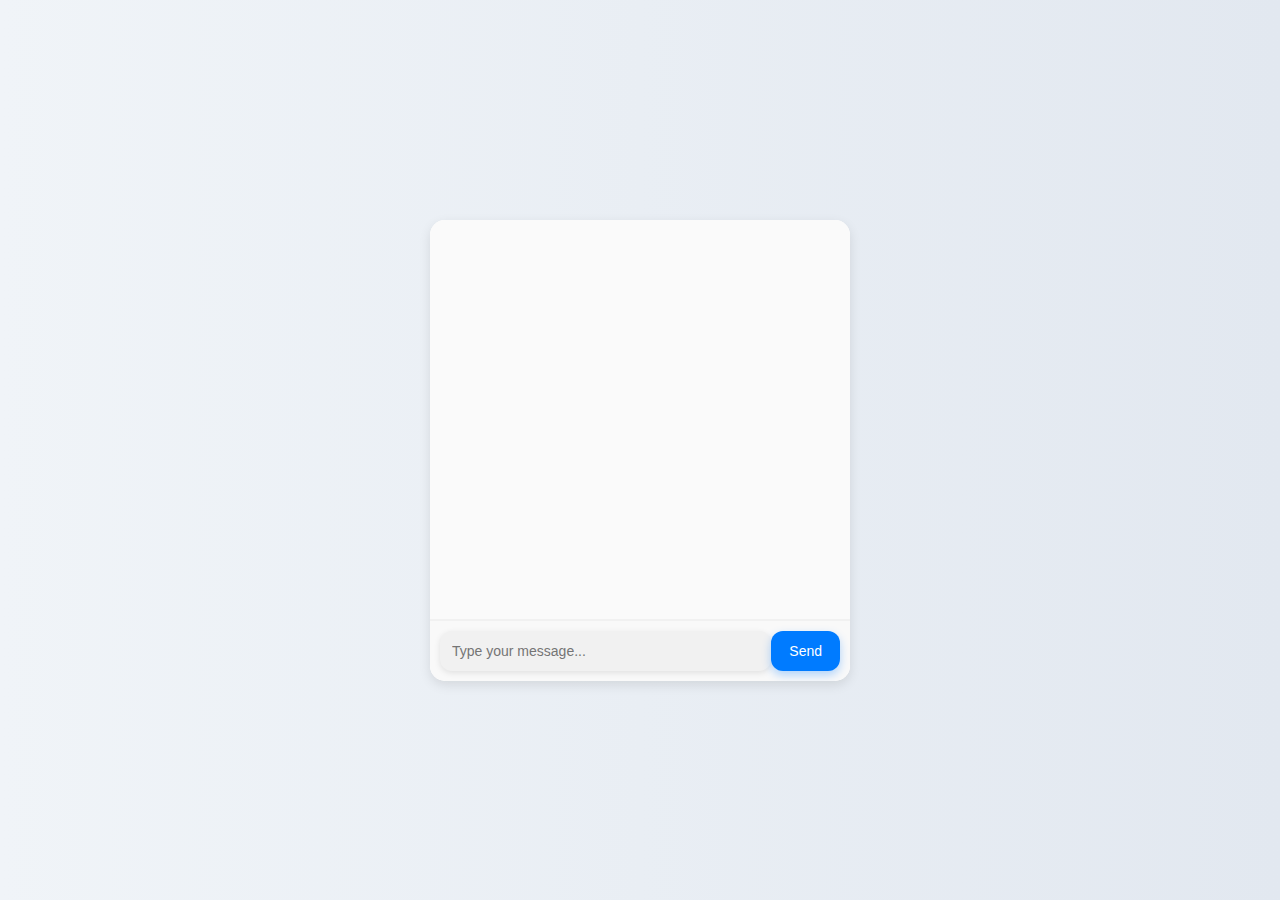
<file: DommyAI.html>
<!DOCTYPE html>
<html lang="en">
<head>
  <meta charset="UTF-8">
  <meta name="viewport" content="width=device-width, initial-scale=1.0">
  <title>AI Chatbot</title>
  <link rel="stylesheet" href="dommyai.css">
</head>
<body>
  <div id="chat-container">
    <div id="chat-box">
      <div id="messages"></div>
    </div>
    <div id="input-box">
      <input type="text" id="user-input" placeholder="Type your message..." />
      <button id="send-btn">Send</button>
    </div>
  </div>
  <script src="dommyai.js"></script>
</body>
</html>
</file>
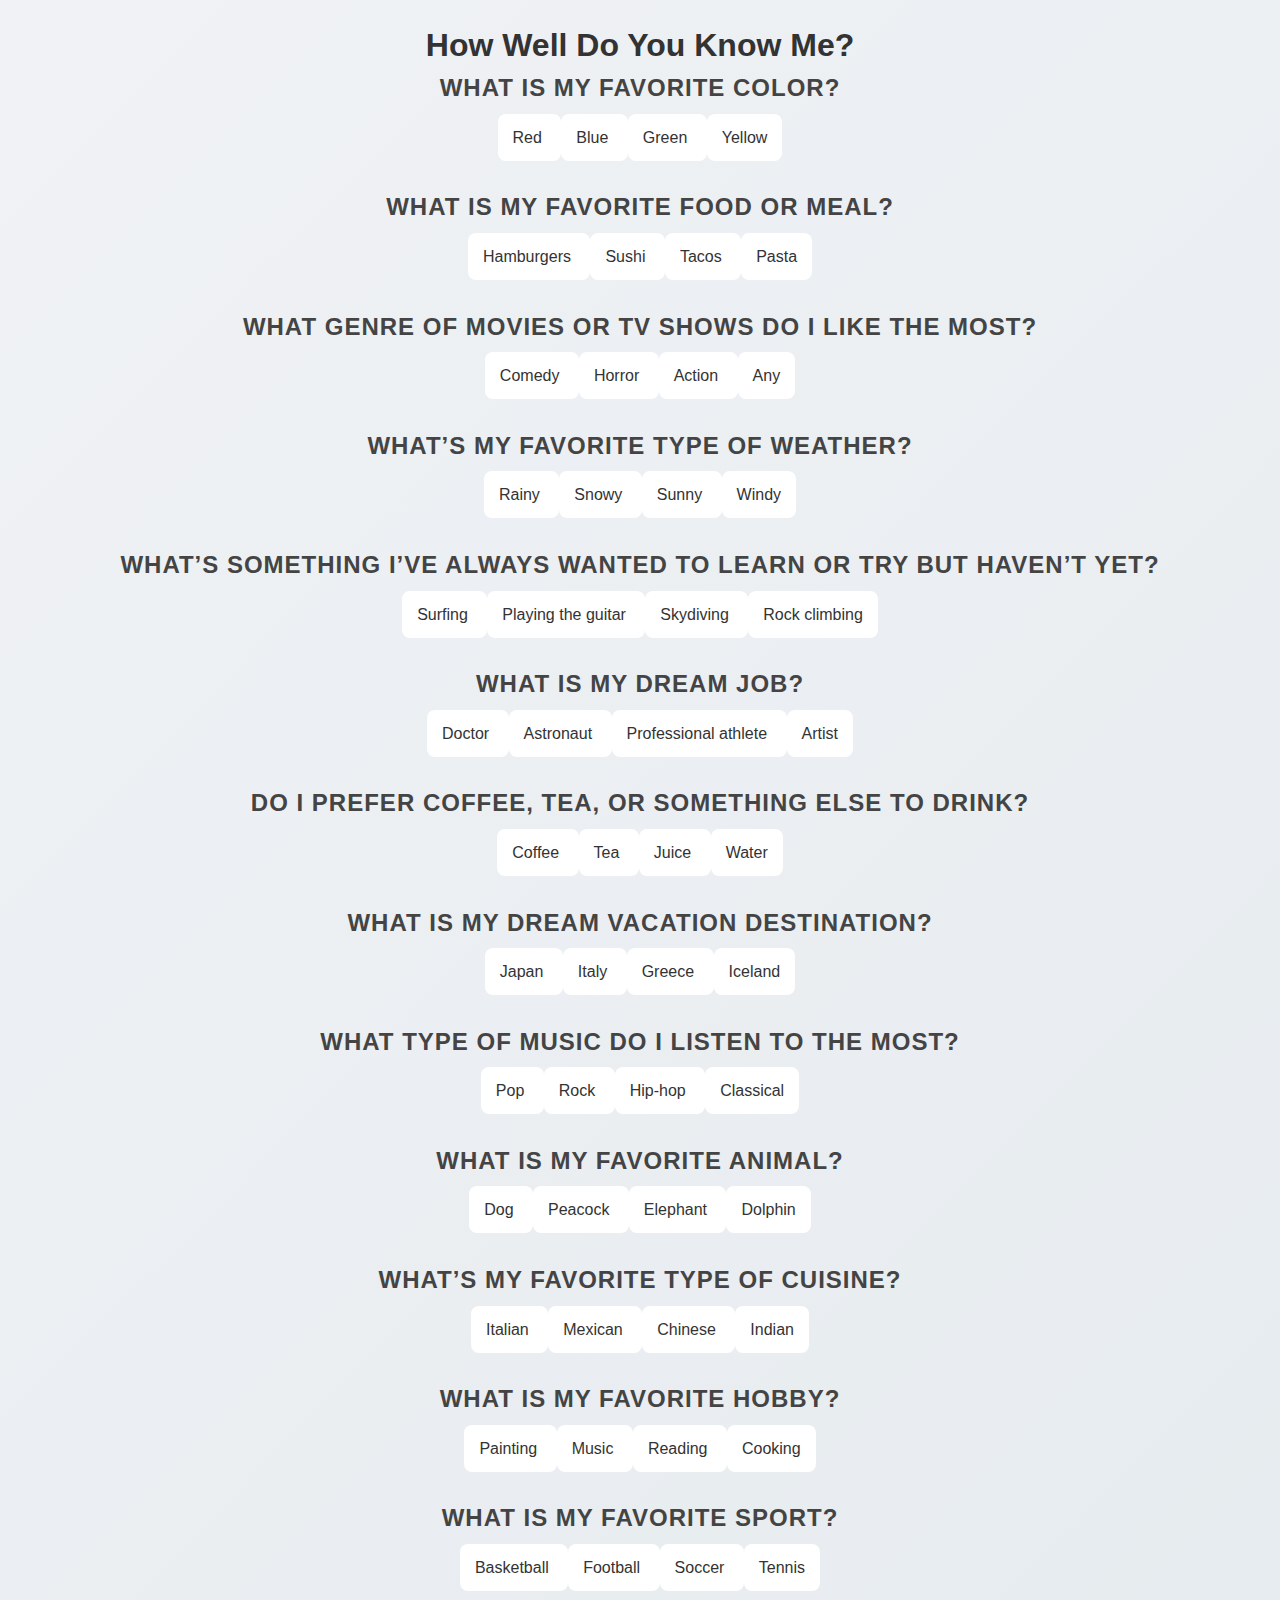
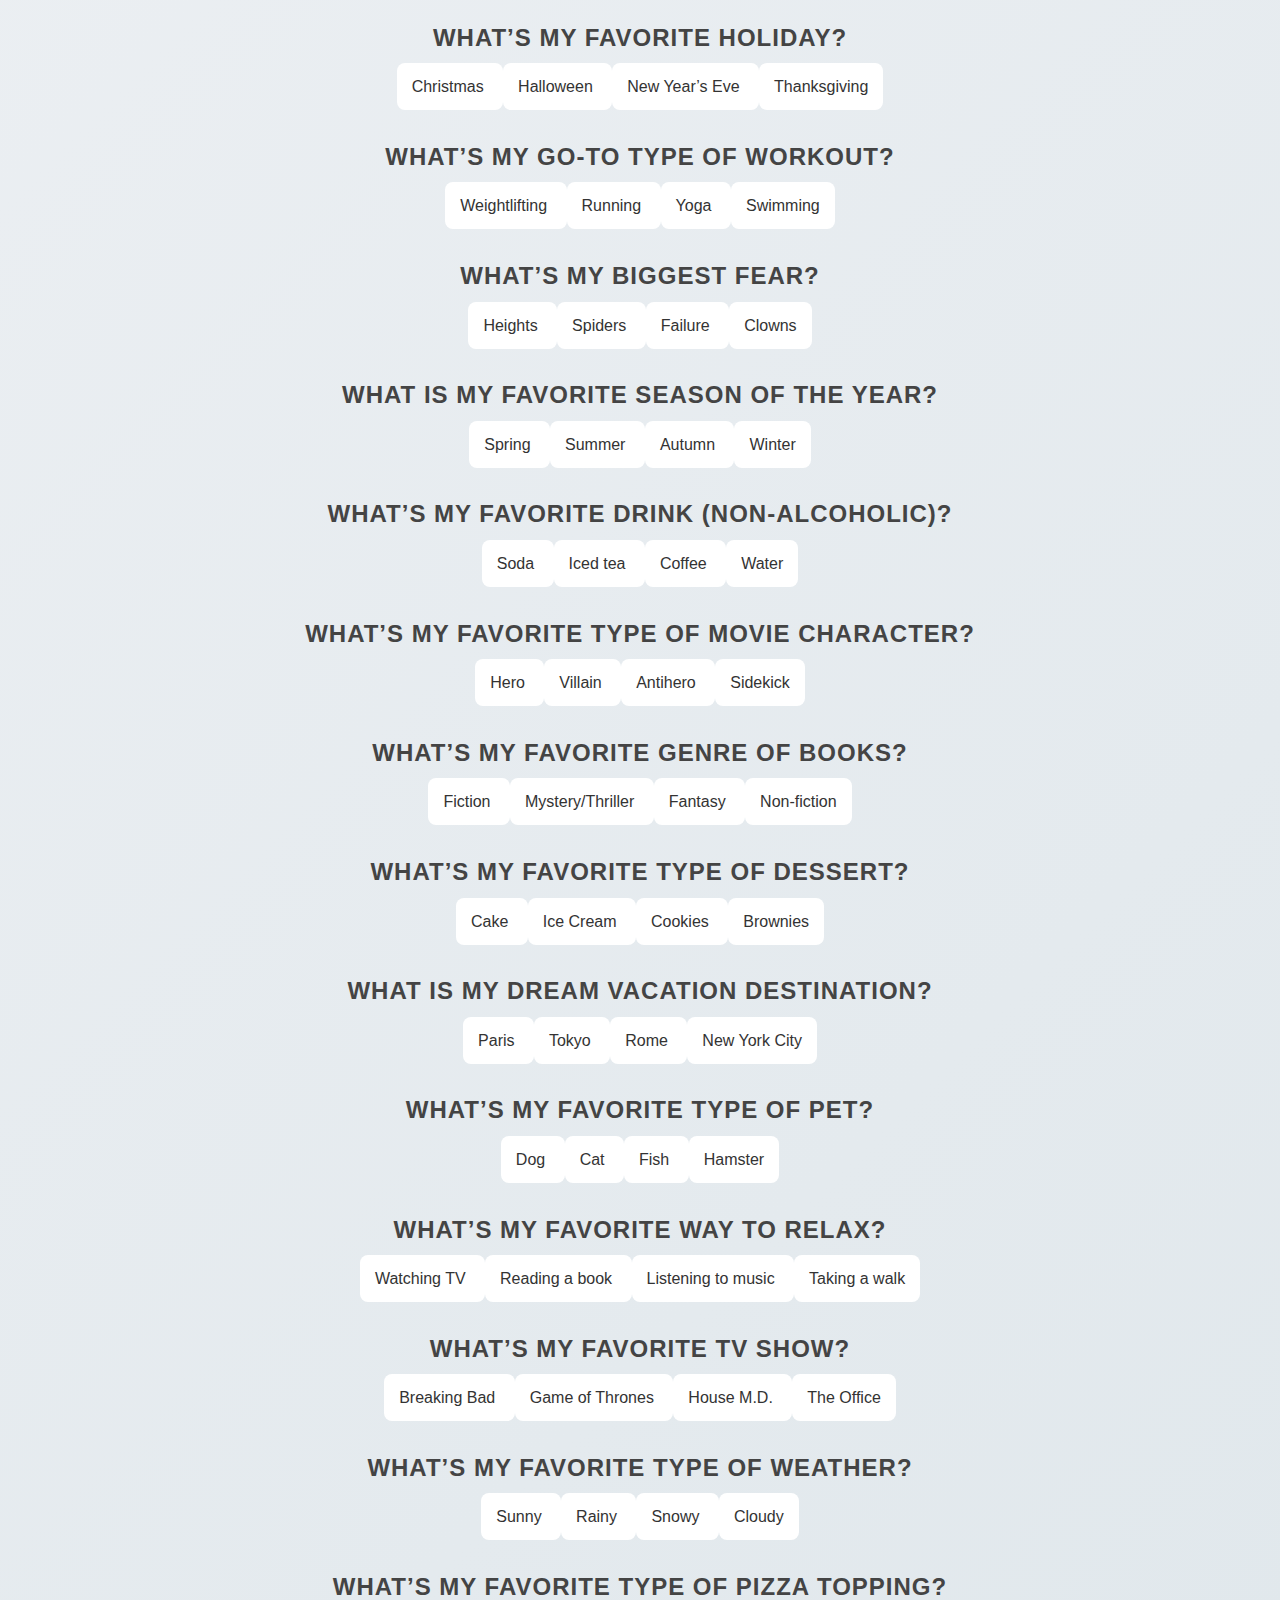
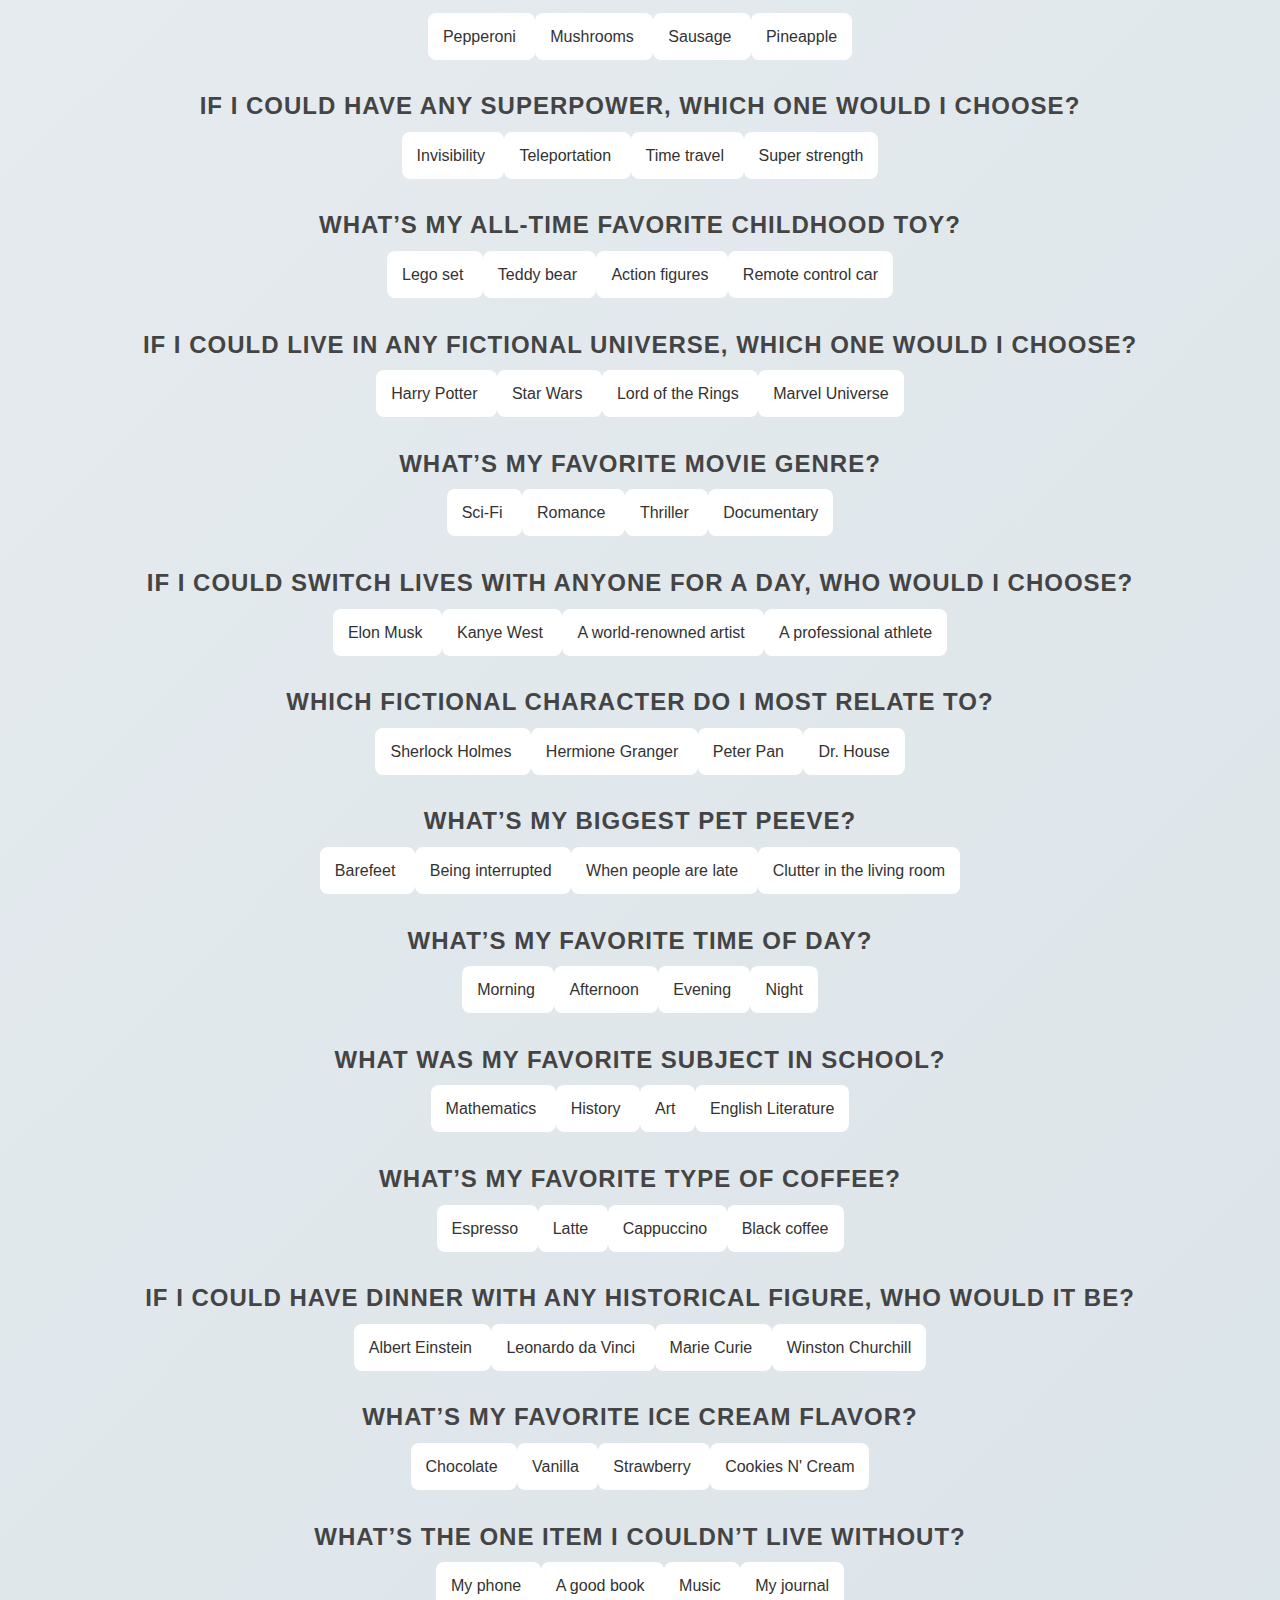
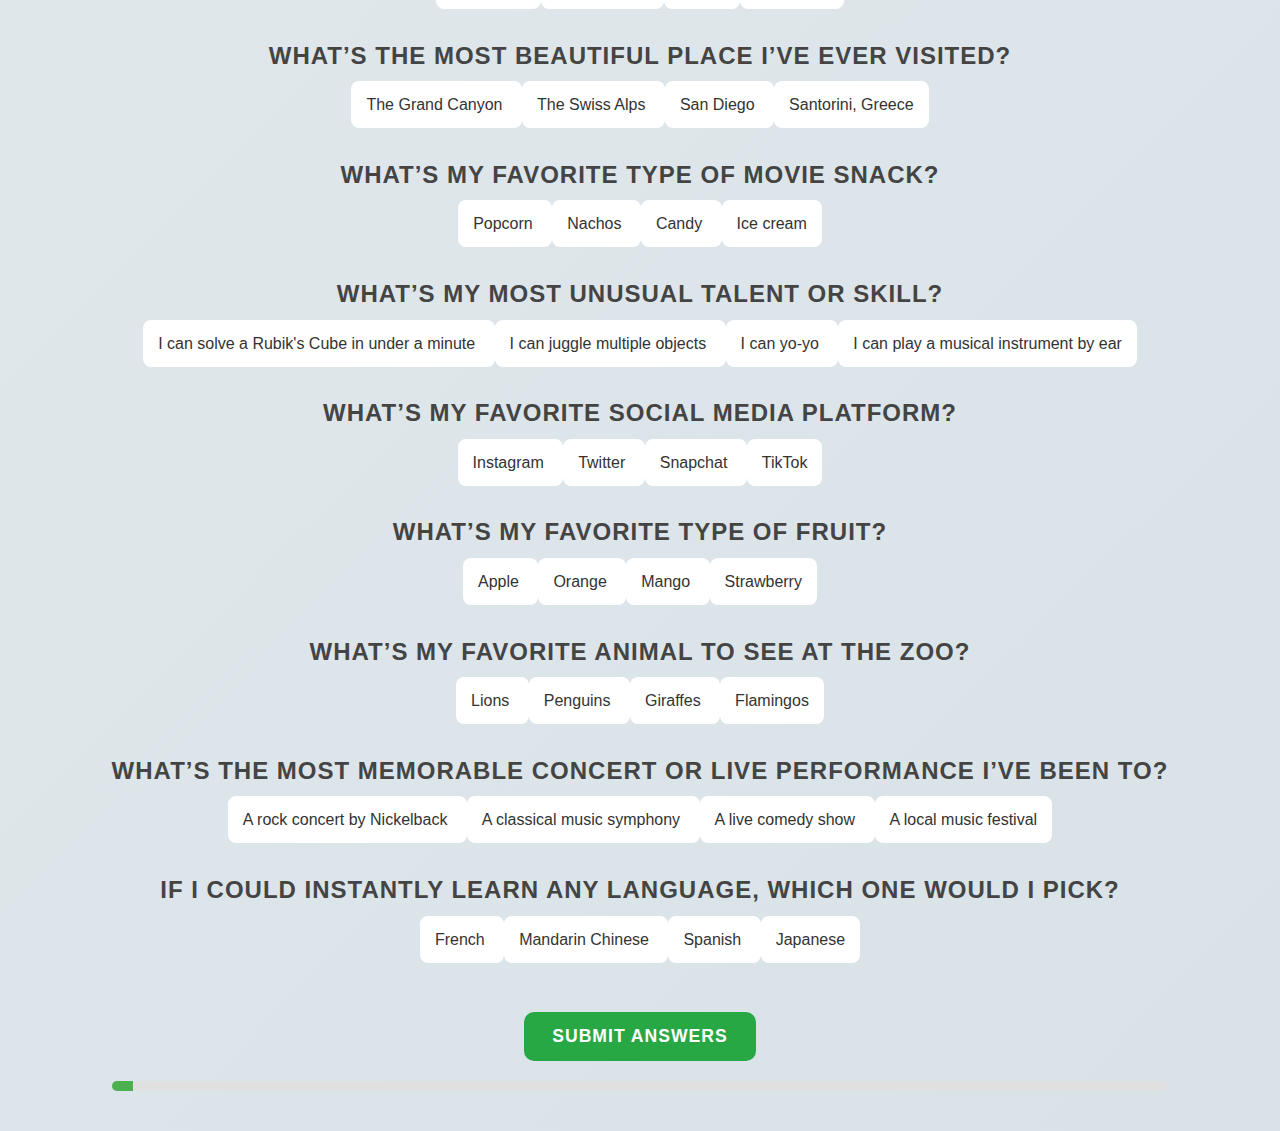
<file: DommyTrivia.html>
<!DOCTYPE html>
<html lang="en">
<head>
    <meta charset="UTF-8">
    <meta name="viewport" content="width=device-width, initial-scale=1.0">
    <title>How Well Do You Know Me?</title>
    <link rel="stylesheet" href="dommytrivia.css">
</head>
<body>
    <div class="quiz-container">
        <h1>How Well Do You Know Me?</h1>

        <form id="quiz-form">
        <div class="question">
            <p>What is my favorite color?</p>
            <label>
                <input type="radio" name="q1" value="A"> Red
            </label>
            <label>
                <input type="radio" name="q1" value="B" data-correct="true"> Blue
            </label>
            <label>
                <input type="radio" name="q1" value="C"> Green
            </label>
            <label>
                <input type="radio" name="q1" value="D"> Yellow
            </label>
        </div>

        <!-- Question 2 -->
        <div class="question">
            <p>What is my favorite food or meal?</p>
            <label>
                <input type="radio" name="q2" value="A" data-correct="true"> Hamburgers
            </label>
            <label>
                <input type="radio" name="q2" value="B"> Sushi
            </label>
            <label>
                <input type="radio" name="q2" value="C"> Tacos
            </label>
            <label>
                <input type="radio" name="q2" value="D"> Pasta
            </label>
        </div>

        <!-- Question 3 -->
        <div class="question">
            <p>What genre of movies or TV shows do I like the most?</p>
            <label>
                <input type="radio" name="q3" value="A"> Comedy
            </label>
            <label>
                <input type="radio" name="q3" value="B"> Horror
            </label>
            <label>
                <input type="radio" name="q3" value="C"> Action
            </label>
            <label>
                <input type="radio" name="q3" value="D" data-correct="true"> Any
            </label>
        </div>

        <!-- Question 4 -->
        <div class="question">
            <p>What’s my favorite type of weather?</p>
            <label>
                <input type="radio" name="q4" value="A" data-correct="true"> Rainy
            </label>
            <label>
                <input type="radio" name="q4" value="B"> Snowy
            </label>
            <label>
                <input type="radio" name="q4" value="C"> Sunny
            </label>
            <label>
                <input type="radio" name="q4" value="D"> Windy
            </label>
        </div>

        <!-- Question 5 -->
        <div class="question">
            <p>What’s something I’ve always wanted to learn or try but haven’t yet?</p>
            <label>
                <input type="radio" name="q5" value="A" data-correct="true"> Surfing
            </label>
            <label>
                <input type="radio" name="q5" value="B"> Playing the guitar
            </label>
            <label>
                <input type="radio" name="q5" value="C"> Skydiving
            </label>
            <label>
                <input type="radio" name="q5" value="D"> Rock climbing
            </label>
        </div>

        <!-- Question 6 -->
        <div class="question">
            <p>What is my dream job?</p>
            <label>
                <input type="radio" name="q6" value="A" data-correct="true"> Doctor
            </label>
            <label>
                <input type="radio" name="q6" value="B"> Astronaut
            </label>
            <label>
                <input type="radio" name="q6" value="C"> Professional athlete
            </label>
            <label>
                <input type="radio" name="q6" value="D"> Artist
            </label>
        </div>

        <!-- Question 7 -->
        <div class="question">
            <p>Do I prefer coffee, tea, or something else to drink?</p>
            <label>
                <input type="radio" name="q7" value="A"> Coffee
            </label>
            <label>
                <input type="radio" name="q7" value="B"> Tea
            </label>
            <label>
                <input type="radio" name="q7" value="C"> Juice
            </label>
            <label>
                <input type="radio" name="q7" value="D" data-correct="true"> Water
            </label>
        </div>

        <!-- Question 8 -->
        <div class="question">
            <p>What is my dream vacation destination?</p>
            <label>
                <input type="radio" name="q8" value="A"> Japan
            </label>
            <label>
                <input type="radio" name="q8" value="B" data-correct="true"> Italy
            </label>
            <label>
                <input type="radio" name="q8" value="C"> Greece
            </label>
            <label>
                <input type="radio" name="q8" value="D"> Iceland
            </label>
        </div>

        <!-- Question 9 -->
        <div class="question">
            <p>What type of music do I listen to the most?</p>
            <label>
                <input type="radio" name="q9" value="A"> Pop
            </label>
            <label>
                <input type="radio" name="q9" value="B" data-correct="true"> Rock
            </label>
            <label>
                <input type="radio" name="q9" value="C"> Hip-hop
            </label>
            <label>
                <input type="radio" name="q9" value="D"> Classical
            </label>
        </div>

        <!-- Question 10 -->
        <div class="question">
            <p>What is my favorite animal?</p>
            <label>
                <input type="radio" name="q10" value="A"> Dog
            </label>
            <label>
                <input type="radio" name="q10" value="B" data-correct="true"> Peacock
            </label>
            <label>
                <input type="radio" name="q10" value="C"> Elephant
            </label>
            <label>
                <input type="radio" name="q10" value="D"> Dolphin
            </label>
        </div>
        <!-- Question 11 -->
<div class="question">
    <p>What’s my favorite type of cuisine?</p>
    <label>
        <input type="radio" name="q11" value="A"> Italian
    </label>
    <label>
        <input type="radio" name="q11" value="B" data-correct="true"> Mexican
    </label>
    <label>
        <input type="radio" name="q11" value="C"> Chinese
    </label>
    <label>
        <input type="radio" name="q11" value="D"> Indian
    </label>
</div>

<!-- Question 12 -->
<div class="question">
    <p>What is my favorite hobby?</p>
    <label>
        <input type="radio" name="q12" value="A"> Painting
    </label>
    <label>
        <input type="radio" name="q12" value="B" data-correct="true"> Music
    </label>
    <label>
        <input type="radio" name="q12" value="C"> Reading
    </label>
    <label>
        <input type="radio" name="q12" value="D"> Cooking
    </label>
</div>

<!-- Question 13 -->
<div class="question">
    <p>What is my favorite sport?</p>
    <label>
        <input type="radio" name="q13" value="A" data-correct="true"> Basketball
    </label>
    <label>
        <input type="radio" name="q13" value="B"> Football
    </label>
    <label>
        <input type="radio" name="q13" value="C"> Soccer
    </label>
    <label>
        <input type="radio" name="q13" value="D"> Tennis
    </label>
</div>

<!-- Question 14 -->
<div class="question">
    <p>What’s my favorite holiday?</p>
    <label>
        <input type="radio" name="q14" value="A" data-correct="true"> Christmas
    </label>
    <label>
        <input type="radio" name="q14" value="B"> Halloween
    </label>
    <label>
        <input type="radio" name="q14" value="C"> New Year’s Eve
    </label>
    <label>
        <input type="radio" name="q14" value="D"> Thanksgiving
    </label>
</div>

<!-- Question 15 -->
<div class="question">
    <p>What’s my go-to type of workout?</p>
    <label>
        <input type="radio" name="q15" value="A"> Weightlifting
    </label>
    <label>
        <input type="radio" name="q15" value="B"> Running
    </label>
    <label>
        <input type="radio" name="q15" value="C"> Yoga
    </label>
    <label>
        <input type="radio" name="q15" value="D" data-correct="true"> Swimming
    </label>
</div>

<!-- Question 16 -->
<div class="question">
    <p>What’s my biggest fear?</p>
    <label>
        <input type="radio" name="q16" value="A" data-correct="true"> Heights
    </label>
    <label>
        <input type="radio" name="q16" value="B"> Spiders
    </label>
    <label>
        <input type="radio" name="q16" value="C"> Failure
    </label>
    <label>
        <input type="radio" name="q16" value="D"> Clowns
    </label>
</div>

<!-- Question 17 -->
<div class="question">
    <p>What is my favorite season of the year?</p>
    <label>
        <input type="radio" name="q17" value="A" data-correct="true"> Spring
    </label>
    <label>
        <input type="radio" name="q17" value="B"> Summer
    </label>
    <label>
        <input type="radio" name="q17" value="C"> Autumn
    </label>
    <label>
        <input type="radio" name="q17" value="D"> Winter
    </label>
</div>

<!-- Question 18 -->
<div class="question">
    <p>What’s my favorite drink (non-alcoholic)?</p>
    <label>
        <input type="radio" name="q18" value="A"> Soda
    </label>
    <label>
        <input type="radio" name="q18" value="B"> Iced tea
    </label>
    <label>
        <input type="radio" name="q18" value="C"> Coffee
    </label>
    <label>
        <input type="radio" name="q18" value="D" data-correct="true"> Water
    </label>
</div>

<!-- Question 19 -->
<div class="question">
    <p>What’s my favorite type of movie character?</p>
    <label>
        <input type="radio" name="q19" value="A"> Hero
    </label>
    <label>
        <input type="radio" name="q19" value="B"> Villain
    </label>
    <label>
        <input type="radio" name="q19" value="C" data-correct="true"> Antihero
    </label>
    <label>
        <input type="radio" name="q19" value="D"> Sidekick
    </label>
</div>

<!-- Question 20 -->
<div class="question">
    <p>What’s my favorite genre of books?</p>
    <label>
        <input type="radio" name="q20" value="A" data-correct="true"> Fiction
    </label>
    <label>
        <input type="radio" name="q20" value="B"> Mystery/Thriller
    </label>
    <label>
        <input type="radio" name="q20" value="C"> Fantasy
    </label>
    <label>
        <input type="radio" name="q20" value="D"> Non-fiction
    </label>
</div>
<!-- Question 23 -->
<div class="question">
    <p>What’s my favorite type of dessert?</p>
    <label>
        <input type="radio" name="q23" value="A"> Cake
    </label>
    <label>
        <input type="radio" name="q23" value="B"> Ice Cream
    </label>
    <label>
        <input type="radio" name="q23" value="C" data-correct="true"> Cookies
    </label>
    <label>
        <input type="radio" name="q23" value="D"> Brownies
    </label>
</div>

<!-- Question 24 -->
<div class="question">
    <p>What is my dream vacation destination?</p>
    <label>
        <input type="radio" name="q24" value="A"> Paris
    </label>
    <label>
        <input type="radio" name="q24" value="B"> Tokyo
    </label>
    <label>
        <input type="radio" name="q24" value="C" data-correct="true"> Rome
    </label>
    <label>
        <input type="radio" name="q24" value="D"> New York City
    </label>
</div>

<!-- Question 25 -->
<div class="question">
    <p>What’s my favorite type of pet?</p>
    <label>
        <input type="radio" name="q25" value="A"> Dog
    </label>
    <label>
        <input type="radio" name="q25" value="B"> Cat
    </label>
    <label>
        <input type="radio" name="q25" value="C" data-correct="true"> Fish
    </label>
    <label>
        <input type="radio" name="q25" value="D"> Hamster
    </label>
</div>

<!-- Question 26 -->
<div class="question">
    <p>What’s my favorite way to relax?</p>
    <label>
        <input type="radio" name="q26" value="A"> Watching TV
    </label>
    <label>
        <input type="radio" name="q26" value="B"> Reading a book
    </label>
    <label>
        <input type="radio" name="q26" value="C" data-correct="true"> Listening to music
    </label>
    <label>
        <input type="radio" name="q26" value="D"> Taking a walk
    </label>
</div>

<!-- Question 27 -->
<div class="question">
    <p>What’s my favorite TV show?</p>
    <label>
        <input type="radio" name="q27" value="A"> Breaking Bad
    </label>
    <label>
        <input type="radio" name="q27" value="B"> Game of Thrones
    </label>
    <label>
        <input type="radio" name="q27" value="C" data-correct="true"> House M.D.
    </label>
    <label>
        <input type="radio" name="q27" value="D"> The Office
    </label>
</div>

<!-- Question 28 -->
<div class="question">
    <p>What’s my favorite type of weather?</p>
    <label>
        <input type="radio" name="q28" value="A"> Sunny
    </label>
    <label>
        <input type="radio" name="q28" value="B"> Rainy
    </label>
    <label>
        <input type="radio" name="q28" value="C"> Snowy
    </label>
    <label>
        <input type="radio" name="q28" value="D"> Cloudy
    </label>
</div>

<!-- Question 29 -->
<div class="question">
    <p>What’s my favorite type of pizza topping?</p>
    <label>
        <input type="radio" name="q29" value="A" data-correct="true"> Pepperoni
    </label>
    <label>
        <input type="radio" name="q29" value="B"> Mushrooms
    </label>
    <label>
        <input type="radio" name="q29" value="C"> Sausage
    </label>
    <label>
        <input type="radio" name="q29" value="D"> Pineapple
    </label>
</div>

<!-- Question 30 -->
<div class="question">
    <p>If I could have any superpower, which one would I choose?</p>
    <label>
        <input type="radio" name="q32" value="A" data-correct="true"> Invisibility
    </label>
    <label>
        <input type="radio" name="q32" value="B"> Teleportation
    </label>
    <label>
        <input type="radio" name="q32" value="C"> Time travel
    </label>
    <label>
        <input type="radio" name="q32" value="D"> Super strength
    </label>
</div>

<div class="question">
    <p>What’s my all-time favorite childhood toy?</p>
    <label>
        <input type="radio" name="q34" value="A" data-correct="true"> Lego set
    </label>
    <label>
        <input type="radio" name="q34" value="B"> Teddy bear
    </label>
    <label>
        <input type="radio" name="q34" value="C"> Action figures
    </label>
    <label>
        <input type="radio" name="q34" value="D"> Remote control car
    </label>
</div>

<!-- Question 32 -->
<div class="question">
    <p>If I could live in any fictional universe, which one would I choose?</p>
    <label>
        <input type="radio" name="q35" value="A"> Harry Potter
    </label>
    <label>
        <input type="radio" name="q35" value="B" data-correct="true"> Star Wars
    </label>
    <label>
        <input type="radio" name="q35" value="C"> Lord of the Rings
    </label>
    <label>
        <input type="radio" name="q35" value="D"> Marvel Universe
    </label>
</div>


<!-- Question 33 -->
<div class="question">
    <p>What’s my favorite movie genre?</p>
    <label>
        <input type="radio" name="q33" value="A"> Sci-Fi
    </label>
    <label>
        <input type="radio" name="q33" value="B"> Romance
    </label>
    <label>
        <input type="radio" name="q33" value="C" data-correct="true"> Thriller
    </label>
    <label>
        <input type="radio" name="q33" value="D"> Documentary
    </label>
</div>

<div class="question">
    <p>If I could switch lives with anyone for a day, who would I choose?</p>
    <label>
        <input type="radio" name="q44" value="A"> Elon Musk
    </label>
    <label>
        <input type="radio" name="q44" value="B" data-correct="true"> Kanye West
    </label>
    <label>
        <input type="radio" name="q44" value="C"> A world-renowned artist
    </label>
    <label>
        <input type="radio" name="q44" value="D"> A professional athlete
    </label>
</div>

<div class="question">
    <p>Which fictional character do I most relate to?</p>
    <label>
        <input type="radio" name="q46" value="A"> Sherlock Holmes
    </label>
    <label>
        <input type="radio" name="q46" value="B"> Hermione Granger
    </label>
    <label>
        <input type="radio" name="q46" value="C"> Peter Pan
    </label>
    <label>
        <input type="radio" name="q46" value="D" data-correct="true"> Dr. House
    </label>
</div>


<div class="question">
    <p>What’s my biggest pet peeve?</p>
    <label>
        <input type="radio" name="q48" value="A" data-correct="true"> Barefeet
    </label>
    <label>
        <input type="radio" name="q48" value="B"> Being interrupted
    </label>
    <label>
        <input type="radio" name="q48" value="C"> When people are late
    </label>
    <label>
        <input type="radio" name="q48" value="D"> Clutter in the living room
    </label>
</div>


<!-- Question 37 -->
<div class="question">
    <p>What’s my favorite time of day?</p>
    <label>
        <input type="radio" name="q37" value="A"> Morning
    </label>
    <label>
        <input type="radio" name="q37" value="B" data-correct="true"> Afternoon
    </label>
    <label>
        <input type="radio" name="q37" value="C"> Evening
    </label>
    <label>
        <input type="radio" name="q37" value="D"> Night
    </label>
</div>

<div class="question">
    <p>What was my favorite subject in school?</p>
    <label>
        <input type="radio" name="q49" value="A"> Mathematics
    </label>
    <label>
        <input type="radio" name="q49" value="B" data-correct="true"> History
    </label>
    <label>
        <input type="radio" name="q49" value="C"> Art
    </label>
    <label>
        <input type="radio" name="q49" value="D"> English Literature
    </label>
</div>

<!-- Question 39 -->
<div class="question">
    <p>What’s my favorite type of coffee?</p>
    <label>
        <input type="radio" name="q39" value="A"> Espresso
    </label>
    <label>
        <input type="radio" name="q39" value="B"> Latte
    </label>
    <label>
        <input type="radio" name="q39" value="C" data-correct="true"> Cappuccino
    </label>
    <label>
        <input type="radio" name="q39" value="D"> Black coffee
    </label>
</div>

<div class="question">
    <p>If I could have dinner with any historical figure, who would it be?</p>
    <label>
        <input type="radio" name="q50" value="A"> Albert Einstein
    </label>
    <label>
        <input type="radio" name="q50" value="B" data-correct="true"> Leonardo da Vinci
    </label>
    <label>
        <input type="radio" name="q50" value="C"> Marie Curie
    </label>
    <label>
        <input type="radio" name="q50" value="D"> Winston Churchill
    </label>
</div>
<!-- Question 41 -->
<div class="question">
    <p>What’s my favorite ice cream flavor?</p>
    <label>
        <input type="radio" name="q41" value="A"> Chocolate
    </label>
    <label>
        <input type="radio" name="q41" value="B"> Vanilla
    </label>
    <label>
        <input type="radio" name="q41" value="C"> Strawberry
    </label>
    <label>
        <input type="radio" name="q41" value="D" data-correct="true"> Cookies N' Cream
    </label>
</div>

<div class="question">
    <p>What’s the one item I couldn’t live without?</p>
    <label>
        <input type="radio" name="q57" value="A"> My phone
    </label>
    <label>
        <input type="radio" name="q57" value="B"> A good book
    </label>
    <label>
        <input type="radio" name="q57" value="C" data-correct="true"> Music
    </label>
    <label>
        <input type="radio" name="q57" value="D"> My journal
    </label>
</div>

<!-- Question 43 -->
<div class="question">
    <p>What’s the most beautiful place I’ve ever visited?</p>
    <label>
        <input type="radio" name="q63" value="A"> The Grand Canyon
    </label>
    <label>
        <input type="radio" name="q63" value="B"> The Swiss Alps
    </label>
    <label>
        <input type="radio" name="q63" value="C" data-correct="true"> San Diego
    </label>
    <label>
        <input type="radio" name="q63" value="D"> Santorini, Greece
    </label>
</div>

<!-- Question 44 -->
<div class="question">
    <p>What’s my favorite type of movie snack?</p>
    <label>
        <input type="radio" name="q44" value="A" data-correct="true"> Popcorn
    </label>
    <label>
        <input type="radio" name="q44" value="B"> Nachos
    </label>
    <label>
        <input type="radio" name="q44" value="C"> Candy
    </label>
    <label>
        <input type="radio" name="q44" value="D"> Ice cream
    </label>
</div>

<div class="question">
    <p>What’s my most unusual talent or skill?</p>
    <label>
        <input type="radio" name="q65" value="A"> I can solve a Rubik's Cube in under a minute
    </label>
    <label>
        <input type="radio" name="q65" value="B"> I can juggle multiple objects
    </label>
    <label>
        <input type="radio" name="q65" value="C" data-correct="true"> I can yo-yo
    </label>
    <label>
        <input type="radio" name="q65" value="D"> I can play a musical instrument by ear
    </label>
</div>
<!-- Question 46 -->
<div class="question">
    <p>What’s my favorite social media platform?</p>
    <label>
        <input type="radio" name="q46" value="A"> Instagram
    </label>
    <label>
        <input type="radio" name="q46" value="B"> Twitter
    </label>
    <label>
        <input type="radio" name="q46" value="C" data-correct="true"> Snapchat
    </label>
    <label>
        <input type="radio" name="q46" value="D"> TikTok
    </label>
</div>

<!-- Question 47 -->
<div class="question">
    <p>What’s my favorite type of fruit?</p>
    <label>
        <input type="radio" name="q47" value="A"> Apple
    </label>
    <label>
        <input type="radio" name="q47" value="B" data-correct="true"> Orange
    </label>
    <label>
        <input type="radio" name="q47" value="C"> Mango
    </label>
    <label>
        <input type="radio" name="q47" value="D"> Strawberry
    </label>
</div>

<!-- Question 48 -->
<div class="question">
    <p>What’s my favorite animal to see at the zoo?</p>
    <label>
        <input type="radio" name="q48" value="A"> Lions
    </label>
    <label>
        <input type="radio" name="q48" value="B"> Penguins
    </label>
    <label>
        <input type="radio" name="q48" value="C"> Giraffes
    </label>
    <label>
        <input type="radio" name="q48" value="D" data-correct="true"> Flamingos 
    </label>
</div>

<div class="question">
    <p>What’s the most memorable concert or live performance I’ve been to?</p>
    <label>
        <input type="radio" name="q67" value="A" data-correct="true"> A rock concert by Nickelback
    </label>
    <label>
        <input type="radio" name="q67" value="B"> A classical music symphony
    </label>
    <label>
        <input type="radio" name="q67" value="C"> A live comedy show
    </label>
    <label>
        <input type="radio" name="q67" value="D"> A local music festival
    </label>
</div>

<div class="question">
    <p>If I could instantly learn any language, which one would I pick?</p>
    <label>
        <input type="radio" name="q68" value="A" data-correct="true"> French
    </label>
    <label>
        <input type="radio" name="q68" value="B"> Mandarin Chinese
    </label>
    <label>
        <input type="radio" name="q68" value="C"> Spanish
    </label>
    <label>
        <input type="radio" name="q68" value="D"> Japanese
    </label>
</div>

<button type="button" onclick="submitAnswers()">Submit Answers</button>
</form>

<div id="results" class="hidden">
    <h2>Your Score: <span id="score"></span>/50</h2>
    <p id="detailed-results"></p>
</div>
<div class="progress-container">
    <div id="progress-bar" class="progress-bar"></div>
    <iframe id="audio-player" width="640" height="60" 
        src="https://archive.org/download/JeopardyTheme/Jeopardy.mp3" 
        frameborder="0" 
        title="Jeopardy Theme Audio"
        allow="accelerometer; autoplay; clipboard-write; encrypted-media; gyroscope; picture-in-picture" 
        allowfullscreen></iframe>
</div>
<script>
    function submitAnswers() {
        const questions = document.querySelectorAll('.question');
        let score = 0;
        let detailedResults = '';

        questions.forEach((question, index) => {
            const selected = question.querySelector('input[type="radio"]:checked');
            if (selected) {
                if (selected.getAttribute('data-correct') === 'true') {
                    score++;
                }
                detailedResults += `<p>Question ${index + 1}: ${selected.nextElementSibling.textContent.trim()} - ${selected.getAttribute('data-correct') === 'true' ? 'Correct' : 'Incorrect'}</p>`;
            } else {
                detailedResults += `<p>Question ${index + 1}: No answer selected - Incorrect</p>`;
            }
        });

        document.getElementById('score').textContent = score;
        document.getElementById('detailed-results').innerHTML = detailedResults;
        document.getElementById('results').classList.remove('hidden');
    }
</script>
</div>
</div>
<script src="dommytrivia.js"></script>
</body>
</html>
</file>
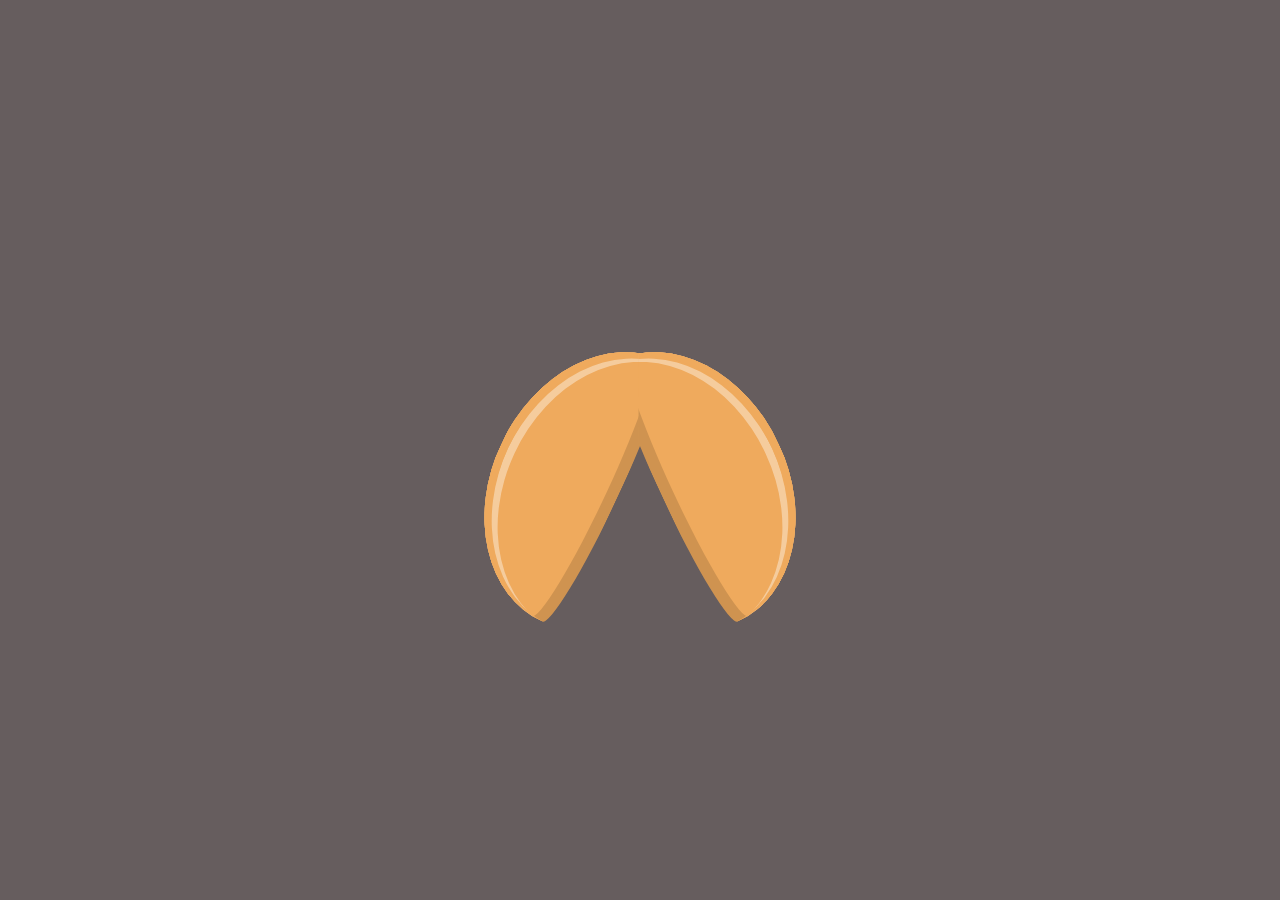
<file: FortuneCookie.html>
<!DOCTYPE html>
<html lang="en">
<head>
    <meta charset="UTF-8">
    <meta name="viewport" content="width=device-width, initial-scale=1.0">
    <title>Fortune Cookie Button</title>

    <!-- Insert your CSS styles here -->
    <style>
* {
    border: 0;
    box-sizing: border-box;
    margin: 0;
    padding: 0;
    transition: all 0.3s ease;
}

body, button {
    font-family: 'Arial', sans-serif;
    font-size: 16px;
    line-height: 1.5;
    display: flex;
    justify-content: center;
    align-items: center;
    height: 100vh;
    margin: 0;
}

body {
    background: #665d5e; /* Dark Red Background */
    color: white; /* White text for contrast */
}
button {
	cursor: pointer;
}
/* Cookie */
.fc {
	background: transparent;
	display: block;
	margin: 4.5em auto 0 auto;
	position: relative;
	width: 20em;
	height: 17em;
}
.fc:focus {
	outline: transparent;
}
.fc-part, .fc-crumbs, .fc-crumb, .fc-fortune {
	position: absolute;
	top: 0;
}
.fc-part, .fc-crumb {
	background: currentColor;
	color: #efaa5d;
}
.fc-part {
	width: 8em;
	height: 18em;
	z-index: 2;
}
.left {
	border-radius: 7em 1em 1em 7em / 50%;
	box-shadow:
		0.5em 0 0 inset,
		0.5em 0.2em 0 inset,
		1em 0.2em 0 #fff6 inset,
		-0.75em 0 0 #0002 inset;
	-webkit-clip-path: polygon(0% 0%, 68% 0%, 100% 30%, 100% 100%, 0% 100%);
	clip-path: polygon(0% 0%, 68% 0%, 100% 30%, 100% 100%, 0% 100%);
	left: calc(50% - 5.4em);
	transform: rotate(25deg);
	transform-origin: 68% 0;
}
.right {
	border-radius: 1em 7em 7em 1em / 50%;
	box-shadow:
		-0.5em 0 0 inset,
		-0.5em 0.2em 0 inset,
		-1em 0.2em 0 #fff6 inset,
		0.75em 0 0 #0002 inset;
	-webkit-clip-path: polygon(0% 30%, 32% 0%, 100% 0, 100% 100%, 0% 100%);
	clip-path: polygon(0% 30%, 32% 0%, 100% 0, 100% 100%, 0% 100%);
	right: calc(50% - 5.4em);
	transform: rotate(-25deg);
	transform-origin: 32% 0;
}
.fc-crumbs {
	left: calc(50% - 0.4em);
	width: 0.8em;
	height: 6em;
	z-index: 1;
}
.fc-crumb {
	border-radius: 50%;
	width: 0.5em;
	height: 0.5em;
}
.fc-crumb:nth-child(1) {
	top: 4%;
	left: 15%;
}
.fc-crumb:nth-child(2) {
	top: 20%;
	right: 15%;
}
.fc-crumb:nth-child(3) {
	top: 30%;
	left: 25%;
}
.fc-crumb:nth-child(4) {
	top: 45%;
	right: 25%;
}
.fc-crumb:nth-child(5) {
	top: 55%;
	left: 5%;
}
.fc-crumb:nth-child(6) {
	top: 65%;
	right: 5%;
}
.fc-crumb:nth-child(7) {
	top: 75%;
	left: 30%;
}
.fc-crumb:nth-child(8) {
	top: 90%;
	right: 35%;
}

/* Fortune */
.fc-fortune {
	background:
		linear-gradient(#fff0 .75em,#fff 0 5.25em,#fff0 0),
		linear-gradient(90deg,currentColor 3em,#fff 0 25.25em,currentColor 0);
	color: #00c;
	display: flex;
	flex-direction: column;
	justify-content: center;
	padding: 0.75em 1.5em 0.75em 3.75em;
	text-align: center;
	width: 26em;
	height: 6em;
	left: 0;
	transform: scale(0,1);
	transform-origin: 50% 32%;
}
.fc-fortune-text {
	font-family: serif;
}
.fc-lucky-numbers {
	font-family: sans-serif;
}

/* Animation States */
.spawned {
	animation: popIn 0.3s linear;
}
.opened {
	width: 26em;
	height: 6em;
}
.opened .left {
	animation: breakLeft 0.7s ease-in forwards;
}
.opened .right {
	animation: breakRight 0.7s ease-in forwards;
}
.opened .fc-crumbs {
	animation: fallOut 0.7s ease-in forwards;
}
.opened .fc-fortune {
	animation: foldOut 0.7s ease-in forwards;
}

/* Animations */
@keyframes popIn {
	from {
		transform: scale(0);
	}
	75% {
		transform: scale(1.1);
	}
	to {
		transform: scale(1);
	}
}
@keyframes breakLeft {
	from {
		transform: translateX(0) rotate(25deg);
	}
	30%, 40% {
		transform: translateX(0) rotate(55deg);
	}
	70%, 80% {
		opacity: 1;
		transform: translateX(-14em) rotate(50deg);
	}
	to {
		opacity: 0;
		transform: translateX(-14em) rotate(50deg);
	}
}
@keyframes breakRight {
	from {
		transform: translateX(0) rotate(-25deg);
	}
	30%, 40% {
		transform: translateX(0) rotate(-55deg);
	}
	70%, 80% {
		opacity: 1;
		transform: translateX(14em) rotate(-50deg);
	}
	to {
		opacity: 0;
		transform: translateX(14em) rotate(-50deg);
	}
}
@keyframes fallOut {
	from {
		left: calc(50% - 0.4em);
		width: 0.8em;
		transform: translateY(0);
	}
	30% {
		opacity: 1;
	}
	60%, to {
		opacity: 0;
		left: calc(50% - 3em);
		width: 6em;
		transform: translateY(24em);
	}
}
@keyframes foldOut {
	from {
		transform: scale(0.23,0.7);
	}
	30%, 40% {
		transform: scale(0.5,0.7);
	}
	69% {
		transform: scale(1,0.7);
	}
	74%, to {
		transform: scale(1,1);
	}
}
    </style>
</head>
<body>

    <button class="fc spawned" type="button">
        <div class="fc-part left"></div>
        <div class="fc-part right"></div>
        <div class="fc-crumbs">
            <div class="fc-crumb"></div>
            <div class="fc-crumb"></div>
            <div class="fc-crumb"></div>
            <div class="fc-crumb"></div>
            <div class="fc-crumb"></div>
            <div class="fc-crumb"></div>
            <div class="fc-crumb"></div>
            <div class="fc-crumb"></div>
        </div>
        <div class="fc-fortune">
            <p class="fc-fortune-text">No fortune</p>
            <p class="fc-lucky-numbers">Lucky Numbers <span>?, ?, ?, ?, ?, ?</span></p>
        </div>
    </button>

    <!-- Insert your JavaScript here -->
    <script>
  addEventListener("load",app);
function app() {
	class Fortune {
		constructor(fortuneList) {
			this.text = !fortuneList ? "No fortune" : fortuneList[~~(Math.random() * fortuneList.length)];
			this.luckyNumbers = [];
			this.drawLuckyNumbers();
		}
		drawLuckyNumbers() {
			let maxDraws = 6,
				draws = maxDraws,
				maxNumber = 99,
				numberPool = [];

			// create number pool
			while (maxNumber--) {
				numberPool.unshift(maxNumber + 1);
			}
			// draw from pool, populate the lucky numbers
			while (draws--) {
				let drawn = ~~(Math.random() * numberPool.length);
				this.luckyNumbers.push(numberPool[drawn]);
				numberPool.splice(drawn,1);
			}
		}
	}

	var fcBtn = document.querySelector("button"),
		fortuneText = document.querySelector(".fc-fortune-text"),
		fortuneLuckyNumbers = document.querySelector(".fc-lucky-numbers span"),
		fortuneList = [
			"Did you know that fortune cookies aren’t even Chinese? They’re made by Americans, based on a Japanese recipe.",
			"You have an ability to sense and know higher truth.",
			"Excellent time to become a missing person.",
			"Don’t look back, the lemmings are gaining on you.",
			"You look tired.",
			"Chess tonight.",
			"Don’t feed the bats tonight.",
			"Your boss is a few sandwiches short of a picnic.",
			"You will forget that you ever knew me.",
			"Future looks spotty. You will spill soup in late evening.",
			"You have the capacity to learn from mistakes. You’ll learn a lot today.",
			"A vivid and creative mind characterizes you.",
			"If you think last Tuesday was a drag, wait till you see what happens tomorrow!",
			"You will be attacked next Wednesday at 3:15 P.M. by six samurai sword wielding purple fish glued to Harley-Davidson motorcycles.",
			"There was a phone call for you.",
			"Are you making all this up as you go along?",
			"Don’t plan any hasty moves. You’ll be evicted soon anyway.",
			"Advancement in position.",
			"You’re ugly and your mother dresses you funny.",
			"Be careful! Is it classified?"
		],
		fortune = new Fortune(),

		getFortune = function(){
			fortune = new Fortune(fortuneList);
			fortuneText.innerHTML = fortune.text;
			fortuneLuckyNumbers.innerHTML = fortune.luckyNumbers.join(", ");
		},
		nextState = function(){
			let elClass = this.classList,
				spawned = "spawned",
				opened = "opened";

			// open cookie
			if (elClass.contains(spawned)) {
				elClass.remove(spawned);
				elClass.add(opened);

			// new cookie
			} else {
				elClass.remove(opened);
				elClass.add(spawned);
				getFortune();
			}
		};
	
	getFortune();
	fcBtn.addEventListener("click",nextState);
}
    </script>
    
</body>
</html>
</file>
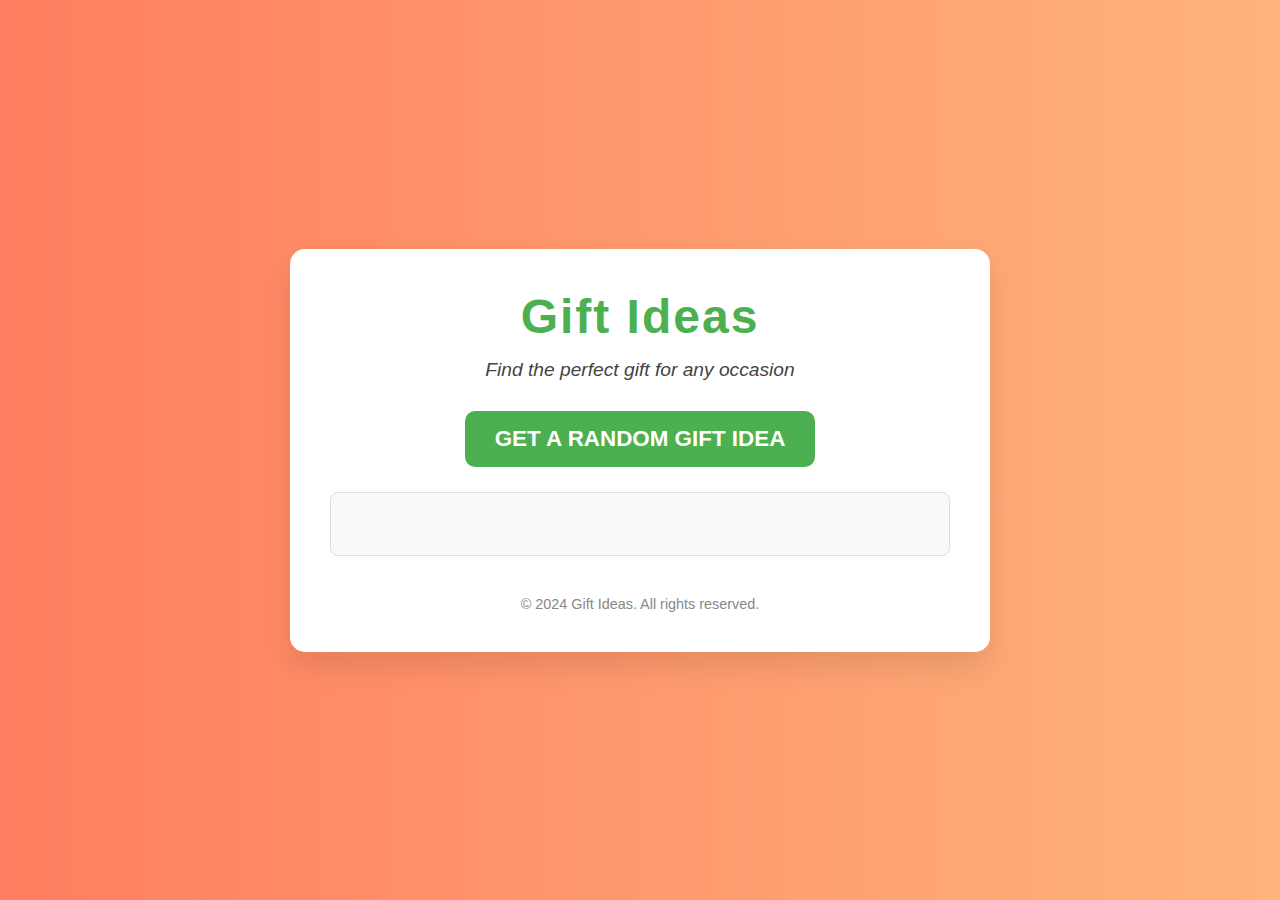
<file: GiftIdeas.html>
<!DOCTYPE html>
<html lang="en">

<head>
    <meta charset="UTF-8">
    <meta name="viewport" content="width=device-width, initial-scale=1.0">
    <meta http-equiv="X-UA-Compatible" content="ie=edge">
    <title>Gift Ideas</title>
    <link rel="stylesheet" href="giftideas.css">
</head>

<body>
    <div class="container">
        <header>
            <h1>Gift Ideas</h1>
            <p>Find the perfect gift for any occasion</p>
        </header>

        <div class="gift-ideas">
            <button id="show-gift" class="btn">Get a Random Gift Idea</button>
            <div id="gift-message" class="gift-message">
                <p>Your gift idea will appear here...</p>
            </div>
        </div>

        <footer>
            <p>&copy; 2024 Gift Ideas. All rights reserved.</p>
        </footer>
    </div>

    <script src="giftideas.js"></script>
</body>

</html>
</file>
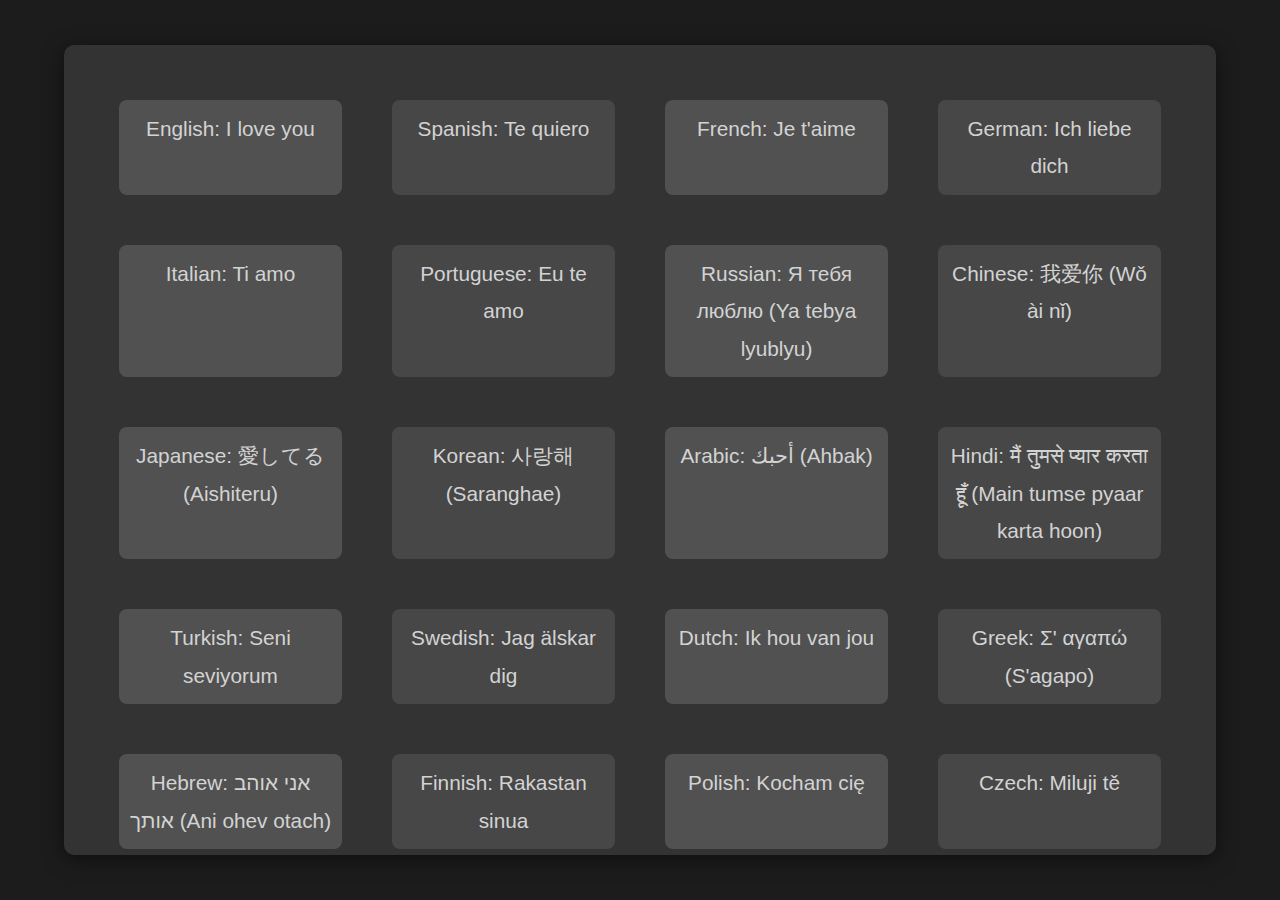
<file: ILoveYou.html>
<!DOCTYPE html>
<html lang="en">
<head>
    <meta charset="UTF-8">
    <meta name="viewport" content="width=device-width, initial-scale=1.0">
    <title>I Love You in Different Languages</title>
    <link rel="stylesheet" href="iloveyou.css">
</head>
<body>
    <div class="text-wall">
        <p>English: I love you</p>
        <p>Spanish: Te quiero</p>
        <p>French: Je t'aime</p>
        <p>German: Ich liebe dich</p>
        <p>Italian: Ti amo</p>
        <p>Portuguese: Eu te amo</p>
        <p>Russian: Я тебя люблю (Ya tebya lyublyu)</p>
        <p>Chinese: 我爱你 (Wǒ ài nǐ)</p>
        <p>Japanese: 愛してる (Aishiteru)</p>
        <p>Korean: 사랑해 (Saranghae)</p>
        <p>Arabic: أحبك (Ahbak)</p>
        <p>Hindi: मैं तुमसे प्यार करता हूँ (Main tumse pyaar karta hoon)</p>
        <p>Turkish: Seni seviyorum</p>
        <p>Swedish: Jag älskar dig</p>
        <p>Dutch: Ik hou van jou</p>
        <p>Greek: Σ' αγαπώ (S'agapo)</p>
        <p>Hebrew: אני אוהב אותך (Ani ohev otach)</p>
        <p>Finnish: Rakastan sinua</p>
        <p>Polish: Kocham cię</p>
        <p>Czech: Miluji tě</p>
        <p>Thai: ฉันรักเธอ (Chăn rạk khoe)</p>
        <p>Vietnamese: Anh yêu em</p>
        <p>Malay/Indonesian: Saya cinta padamu</p>
        <p>Swahili: Nakupenda</p>
        <p>Filipino: Mahal kita</p>
        <p>Bengali: আমি তোমায় ভালোবাসি (Ami tomay bhalobashi)</p>
        <p>Romanian: Te iubesc</p>
        <p>Hungarian: Szeretlek</p>
        <p>Norwegian: Jeg elsker deg</p>
        <p>Finnish: Rakastan sinua</p>
        <p>Ukrainian: Я тебе люблю (Ya tebe lyublyu)</p>
        <p>Esperanto: Mi amas vin</p>
        <p>Serbian: Волим те (Volim te)</p>
        <p>Bulgarian: Обичам те (Obicham te)</p>
        <p>Swahili: Nakupenda</p>
<p>Filipino: Mahal kita</p>
<p>Bengali: আমি তোমায় ভালোবাসি (Ami tomay bhalobashi)</p>
<p>Romanian: Te iubesc</p>
<p>Hungarian: Szeretlek</p>
<p>Norwegian: Jeg elsker deg</p>
<p>Finnish: Rakastan sinua</p>
<p>Ukrainian: Я тебе люблю (Ya tebe lyublyu)</p>
<p>Esperanto: Mi amas vin</p>
<p>Serbian: Волим те (Volim te)</p>
<p>Bulgarian: Обичам те (Obicham te)</p>
<p>Albanian: Të dua</p>
<p>Georgian: ვა אוהტო (Vaohto)</p>
<p>Armenian: Սիրում եմ քեզ (Sirum yem k’ez)</p>
<p>Icelandic: Ég elska tig</p>
<p>Malayalam: ഞാൻ നിന്നെ സ്നേഹിക്കുന്നു (Njān ninne snēhikkunnu)</p>
<p>Kannada: ನಾನು ನಿನ್ನನ್ನು ಪ್ರೀತಿಸುತ್ತಿದ್ದೇನೆ (Nānu ninnannu prītisuttiddēne)</p>
<p>Marathi: मी तुझ्यावर प्रेम करतो (Mī tujyāvar prēma karatō)</p>
<p>Punjabi: ਮੈਂ ਤੈਨੂੰ ਪਿਆਰ ਕਰਦਾ ਹਾਂ (Maiṁ tainū pi'āra karadā hāṁ)</p>
<p>Telugu: నేను నిన్ను ప్రేమిస్తున్నాను (Nēnu ninnu prēmistunnānu)</p>
<p>Tamil: நான் உன்னை காதலிக்கின்றேன் (Nāṉ uṉṉai kātalikkiṉṟēṉ)</p>
<p>Haitian Creole: M renmen ou</p>
<p>Bosnian: Volim te</p>
<p>Latvian: Es tevi miilu</p>
<p>Lithuanian: As tave myliu</p>
<p>Estonian: Ma armastan sind</p>
<p>Maltese: Inhobbok</p>
<p>Chinese (Cantonese): 我愛你 (Ngóh oi néih)</p>
<p>Yiddish: איך ליבע דיר (Ikh libe dir)</p>
<p>Basque: Maite zaitut</p>
<p>Hmong: Kuv hlub koj</p>
<p>Quechua: Kuyayki</p>
    </div>
</body>
</html>
</file>
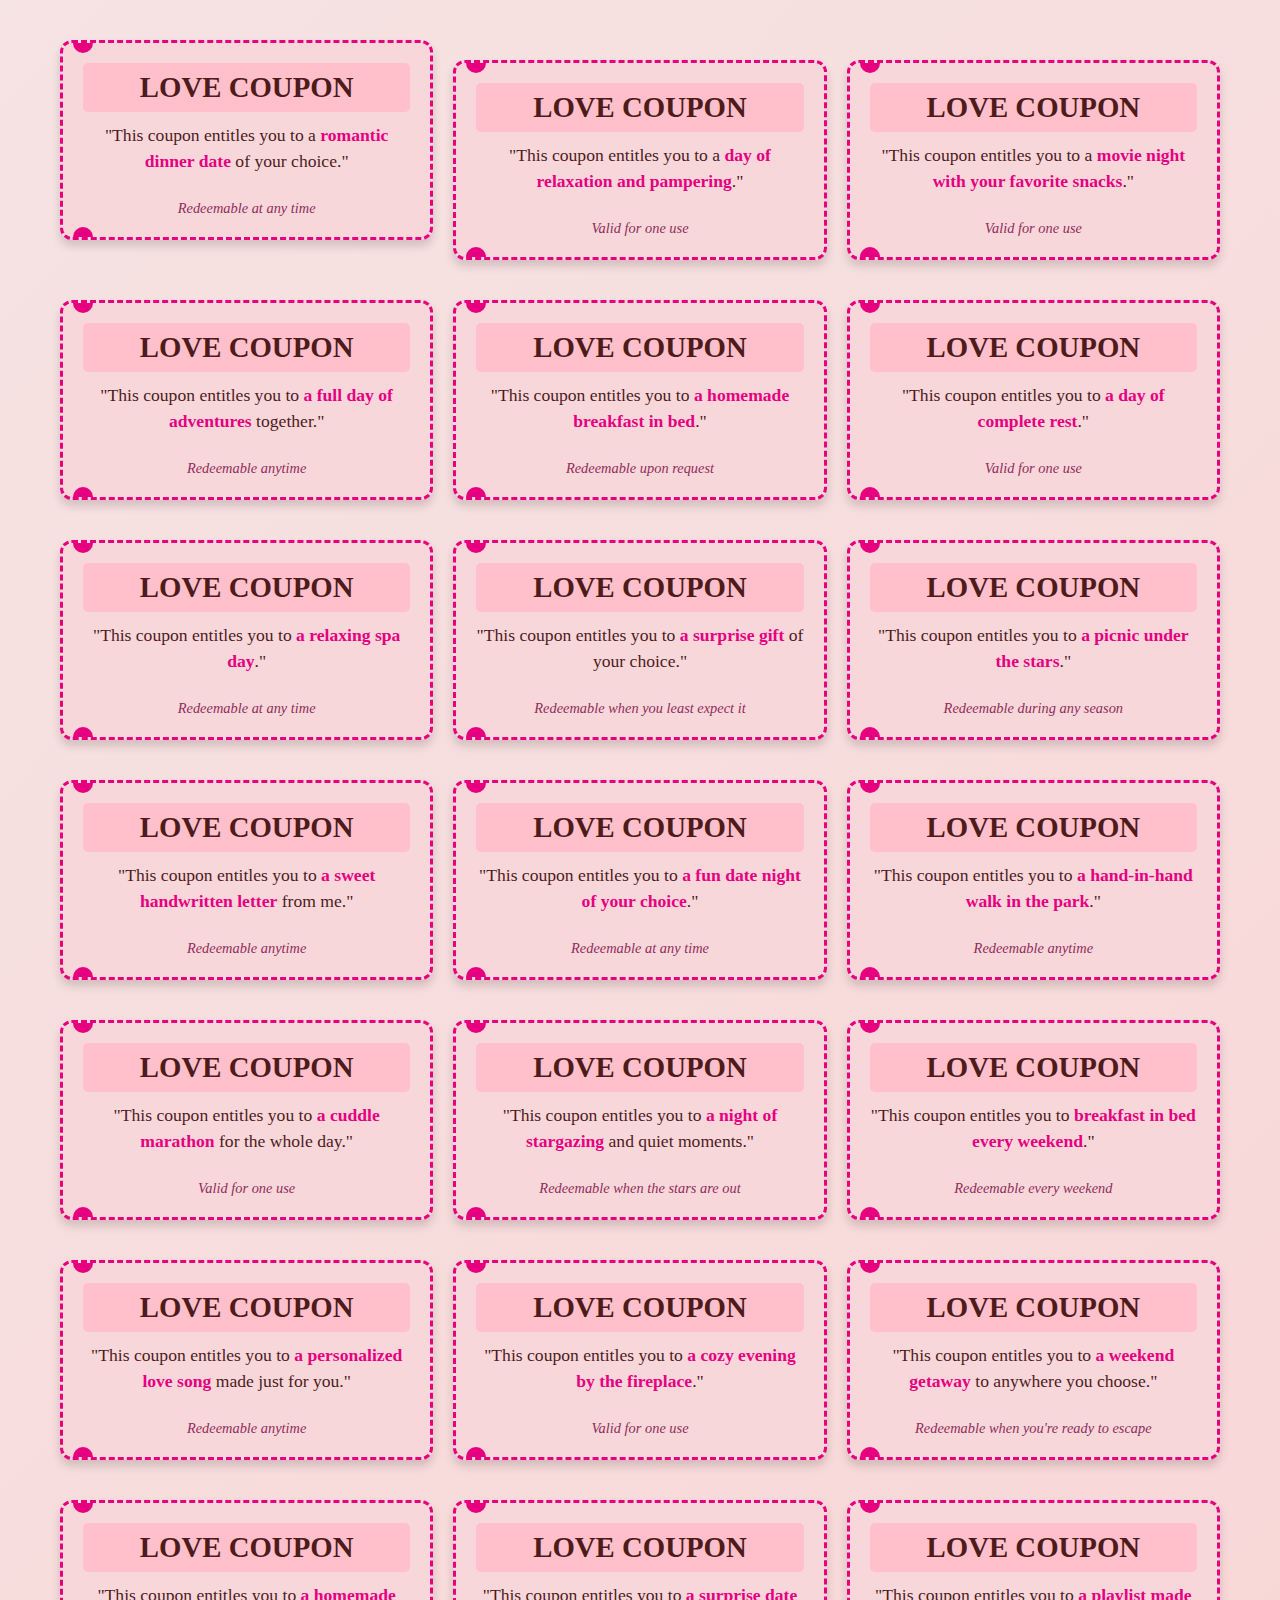
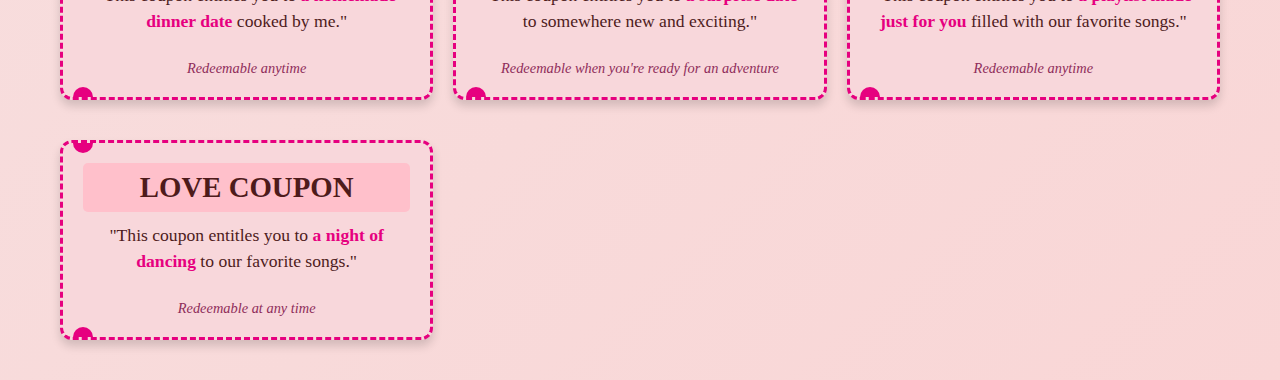
<file: LoveCoupons.html>
<!DOCTYPE html>
<html lang="en">
<head>
  <meta charset="UTF-8">
  <meta name="viewport" content="width=device-width, initial-scale=1.0">
  <title>Love Coupons</title>
  <link rel="stylesheet" href="lovecoupons.css">
</head>
<body>
  <div class="coupon-container">
    <div class="coupon">
      <div class="coupon-header">
        <h2>Love Coupon</h2>
      </div>
      <div class="coupon-body">
        <p>"This coupon entitles you to a <span class="coupon-text">romantic dinner date</span> of your choice."</p>
      </div>
      <div class="coupon-footer">
        <span>Redeemable at any time</span>
      </div>
    </div>

    <div class="coupon">
      <div class="coupon-header">
        <h2>Love Coupon</h2>
      </div>
      <div class="coupon-body">
        <p>"This coupon entitles you to a <span class="coupon-text">day of relaxation and pampering</span>."</p>
      </div>
      <div class="coupon-footer">
        <span>Valid for one use</span>
      </div>
    </div>
    <div class="coupon">
        <div class="coupon-header">
          <h2>Love Coupon</h2>
        </div>
        <div class="coupon-body">
          <p>"This coupon entitles you to a <span class="coupon-text">movie night with your favorite snacks</span>."</p>
        </div>
        <div class="coupon-footer">
          <span>Valid for one use</span>
        </div>
      </div>
  
      <div class="coupon">
        <div class="coupon-header">
          <h2>Love Coupon</h2>
        </div>
        <div class="coupon-body">
          <p>"This coupon entitles you to <span class="coupon-text">a full day of adventures</span> together."</p>
        </div>
        <div class="coupon-footer">
          <span>Redeemable anytime</span>
        </div>
      </div>
  
      <div class="coupon">
        <div class="coupon-header">
          <h2>Love Coupon</h2>
        </div>
        <div class="coupon-body">
          <p>"This coupon entitles you to <span class="coupon-text">a homemade breakfast in bed</span>."</p>
        </div>
        <div class="coupon-footer">
          <span>Redeemable upon request</span>
        </div>
      </div>
  
      <div class="coupon">
        <div class="coupon-header">
          <h2>Love Coupon</h2>
        </div>
        <div class="coupon-body">
          <p>"This coupon entitles you to <span class="coupon-text">a day of complete rest</span>."</p>
        </div>
        <div class="coupon-footer">
          <span>Valid for one use</span>
        </div>
      </div>
  
      <div class="coupon">
        <div class="coupon-header">
          <h2>Love Coupon</h2>
        </div>
        <div class="coupon-body">
          <p>"This coupon entitles you to <span class="coupon-text">a relaxing spa day</span>."</p>
        </div>
        <div class="coupon-footer">
          <span>Redeemable at any time</span>
        </div>
      </div>
  
      <div class="coupon">
        <div class="coupon-header">
          <h2>Love Coupon</h2>
        </div>
        <div class="coupon-body">
          <p>"This coupon entitles you to <span class="coupon-text">a surprise gift</span> of your choice."</p>
        </div>
        <div class="coupon-footer">
          <span>Redeemable when you least expect it</span>
        </div>
      </div>
  
      <div class="coupon">
        <div class="coupon-header">
          <h2>Love Coupon</h2>
        </div>
        <div class="coupon-body">
          <p>"This coupon entitles you to <span class="coupon-text">a picnic under the stars</span>."</p>
        </div>
        <div class="coupon-footer">
          <span>Redeemable during any season</span>
        </div>
      </div>
  
      <div class="coupon">
        <div class="coupon-header">
          <h2>Love Coupon</h2>
        </div>
        <div class="coupon-body">
          <p>"This coupon entitles you to <span class="coupon-text">a sweet handwritten letter</span> from me."</p>
        </div>
        <div class="coupon-footer">
          <span>Redeemable anytime</span>
        </div>
      </div>
  
      <div class="coupon">
        <div class="coupon-header">
          <h2>Love Coupon</h2>
        </div>
        <div class="coupon-body">
          <p>"This coupon entitles you to <span class="coupon-text">a fun date night of your choice</span>."</p>
        </div>
        <div class="coupon-footer">
          <span>Redeemable at any time</span>
        </div>
      </div>
  
      <div class="coupon">
        <div class="coupon-header">
          <h2>Love Coupon</h2>
        </div>
        <div class="coupon-body">
          <p>"This coupon entitles you to <span class="coupon-text">a hand-in-hand walk in the park</span>."</p>
        </div>
        <div class="coupon-footer">
          <span>Redeemable anytime</span>
        </div>
      </div>
  
      <div class="coupon">
        <div class="coupon-header">
          <h2>Love Coupon</h2>
        </div>
        <div class="coupon-body">
          <p>"This coupon entitles you to <span class="coupon-text">a cuddle marathon</span> for the whole day."</p>
        </div>
        <div class="coupon-footer">
          <span>Valid for one use</span>
        </div>
      </div>
  
      <div class="coupon">
        <div class="coupon-header">
          <h2>Love Coupon</h2>
        </div>
        <div class="coupon-body">
          <p>"This coupon entitles you to <span class="coupon-text">a night of stargazing</span> and quiet moments."</p>
        </div>
        <div class="coupon-footer">
          <span>Redeemable when the stars are out</span>
        </div>
      </div>
  
      <div class="coupon">
        <div class="coupon-header">
          <h2>Love Coupon</h2>
        </div>
        <div class="coupon-body">
          <p>"This coupon entitles you to <span class="coupon-text">breakfast in bed every weekend</span>."</p>
        </div>
        <div class="coupon-footer">
          <span>Redeemable every weekend</span>
        </div>
      </div>
  
      <div class="coupon">
        <div class="coupon-header">
          <h2>Love Coupon</h2>
        </div>
        <div class="coupon-body">
          <p>"This coupon entitles you to <span class="coupon-text">a personalized love song</span> made just for you."</p>
        </div>
        <div class="coupon-footer">
          <span>Redeemable anytime</span>
        </div>
      </div>
  
      <div class="coupon">
        <div class="coupon-header">
          <h2>Love Coupon</h2>
        </div>
        <div class="coupon-body">
          <p>"This coupon entitles you to <span class="coupon-text">a cozy evening by the fireplace</span>."</p>
        </div>
        <div class="coupon-footer">
          <span>Valid for one use</span>
        </div>
      </div>
  
      <div class="coupon">
        <div class="coupon-header">
          <h2>Love Coupon</h2>
        </div>
        <div class="coupon-body">
          <p>"This coupon entitles you to <span class="coupon-text">a weekend getaway</span> to anywhere you choose."</p>
        </div>
        <div class="coupon-footer">
          <span>Redeemable when you're ready to escape</span>
        </div>
      </div>
  
      <div class="coupon">
        <div class="coupon-header">
          <h2>Love Coupon</h2>
        </div>
        <div class="coupon-body">
          <p>"This coupon entitles you to <span class="coupon-text">a homemade dinner date</span> cooked by me."</p>
        </div>
        <div class="coupon-footer">
          <span>Redeemable anytime</span>
        </div>
      </div>
  
      <div class="coupon">
        <div class="coupon-header">
          <h2>Love Coupon</h2>
        </div>
        <div class="coupon-body">
          <p>"This coupon entitles you to <span class="coupon-text">a surprise date</span> to somewhere new and exciting."</p>
        </div>
        <div class="coupon-footer">
          <span>Redeemable when you're ready for an adventure</span>
        </div>
      </div>
  
      <div class="coupon">
        <div class="coupon-header">
          <h2>Love Coupon</h2>
        </div>
        <div class="coupon-body">
          <p>"This coupon entitles you to <span class="coupon-text">a playlist made just for you</span> filled with our favorite songs."</p>
        </div>
        <div class="coupon-footer">
          <span>Redeemable anytime</span>
        </div>
      </div>
  
      <div class="coupon">
        <div class="coupon-header">
          <h2>Love Coupon</h2>
        </div>
        <div class="coupon-body">
          <p>"This coupon entitles you to <span class="coupon-text">a night of dancing</span> to our favorite songs."</p>
        </div>
        <div class="coupon-footer">
          <span>Redeemable at any time</span>
        </div>
    <!-- Add more coupons here -->
    
  </div>
</body>
</html>
</file>
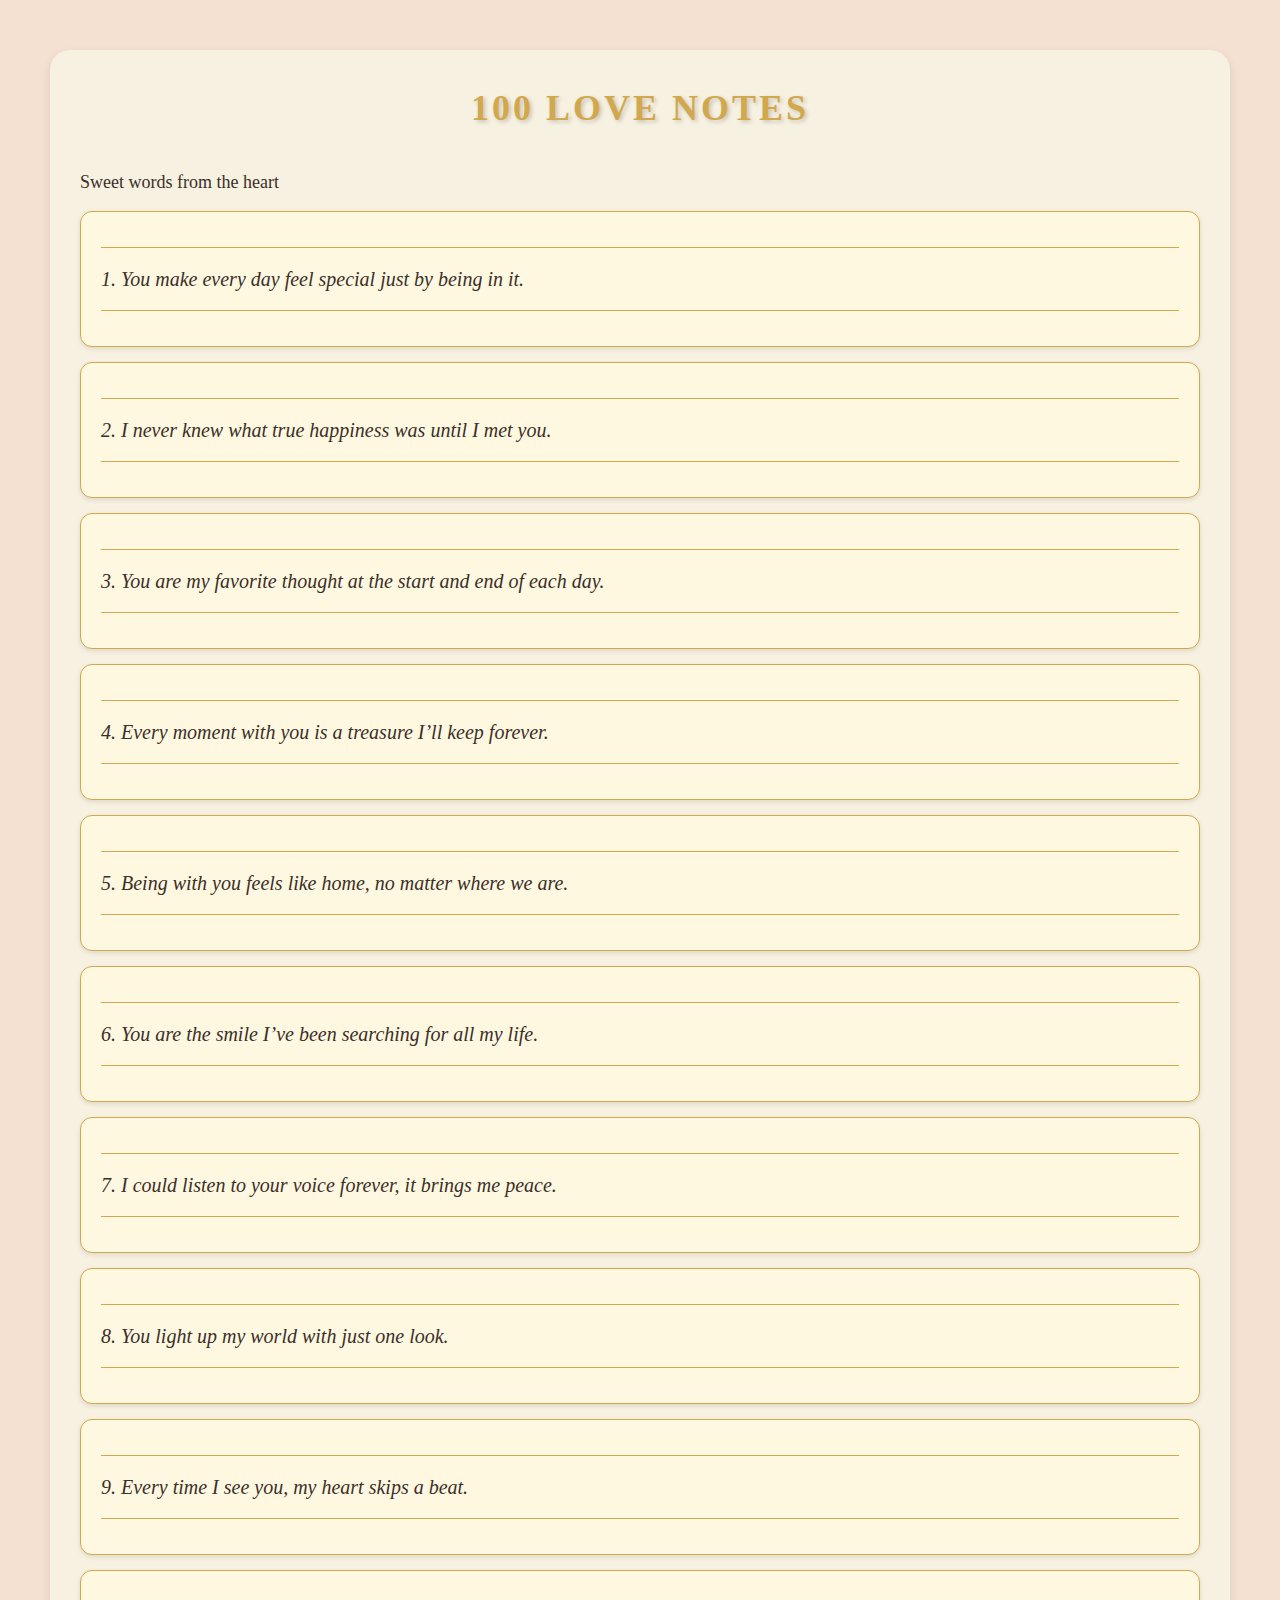
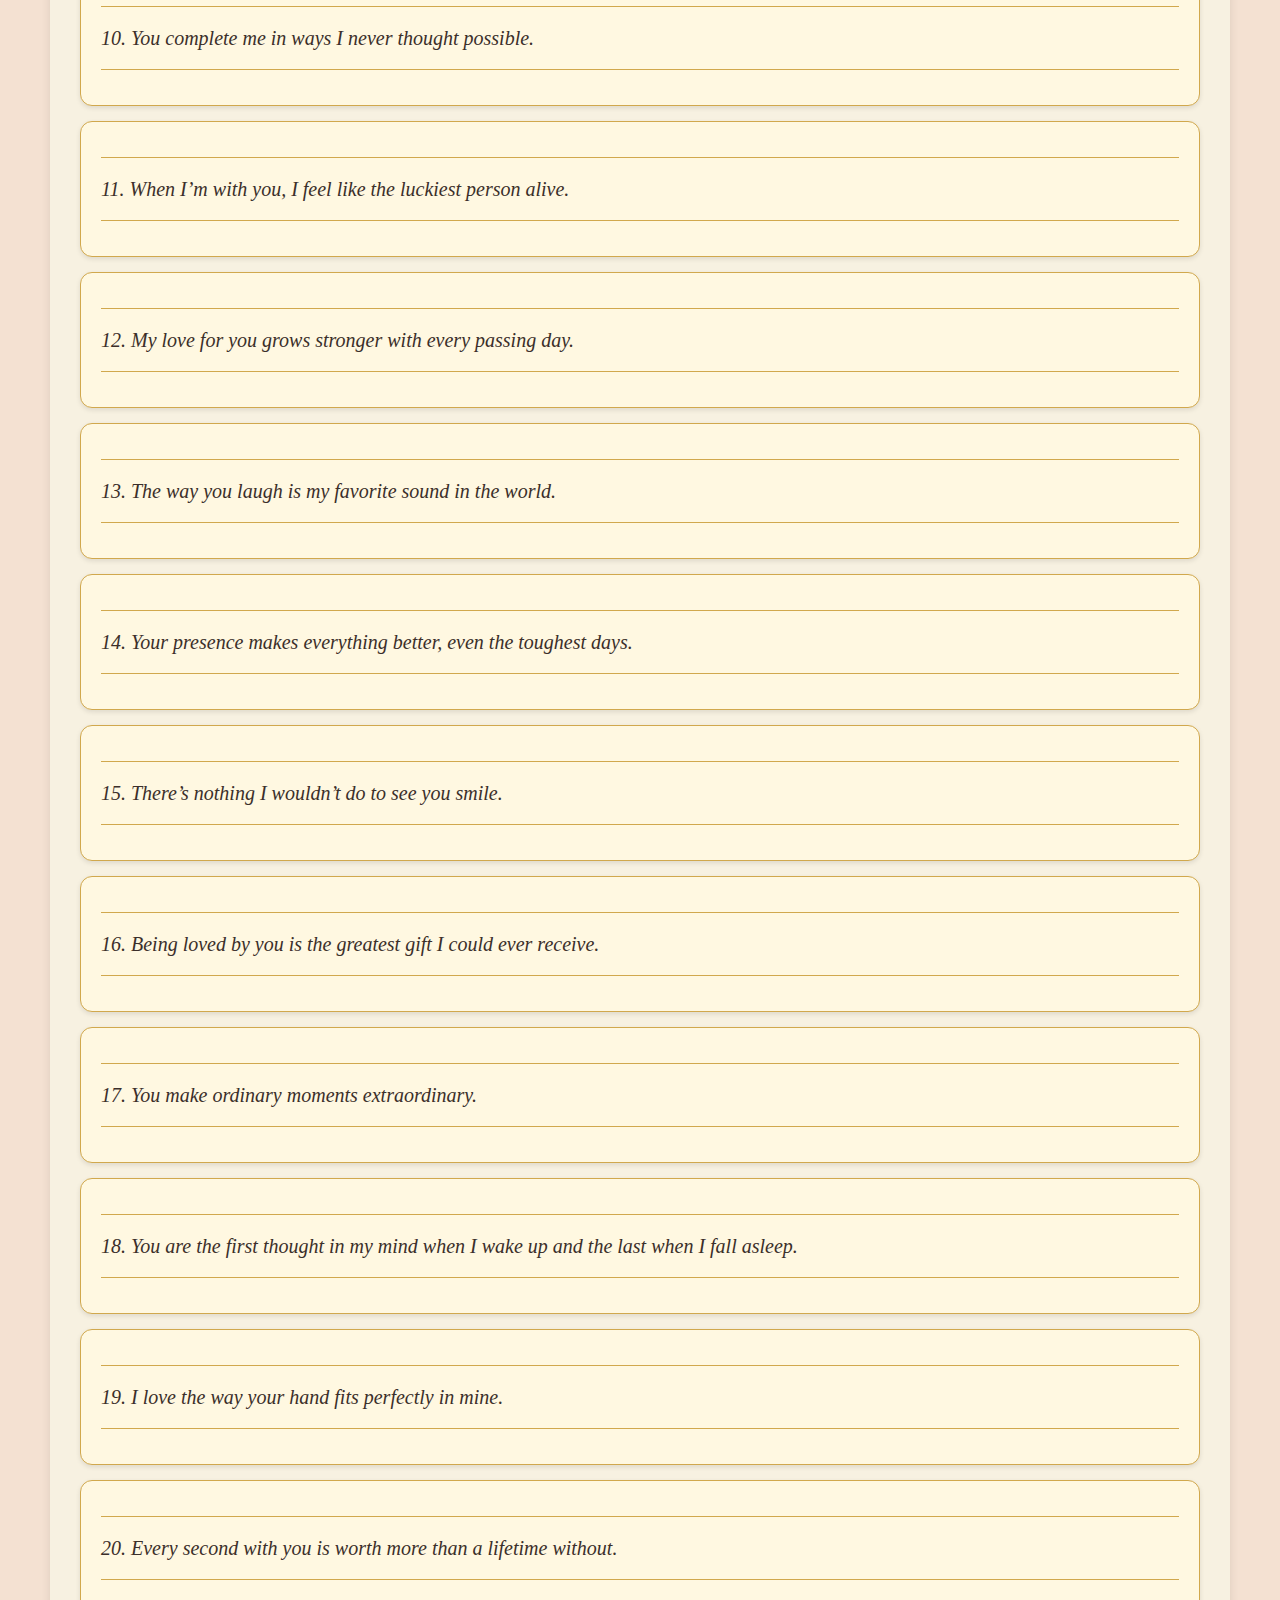
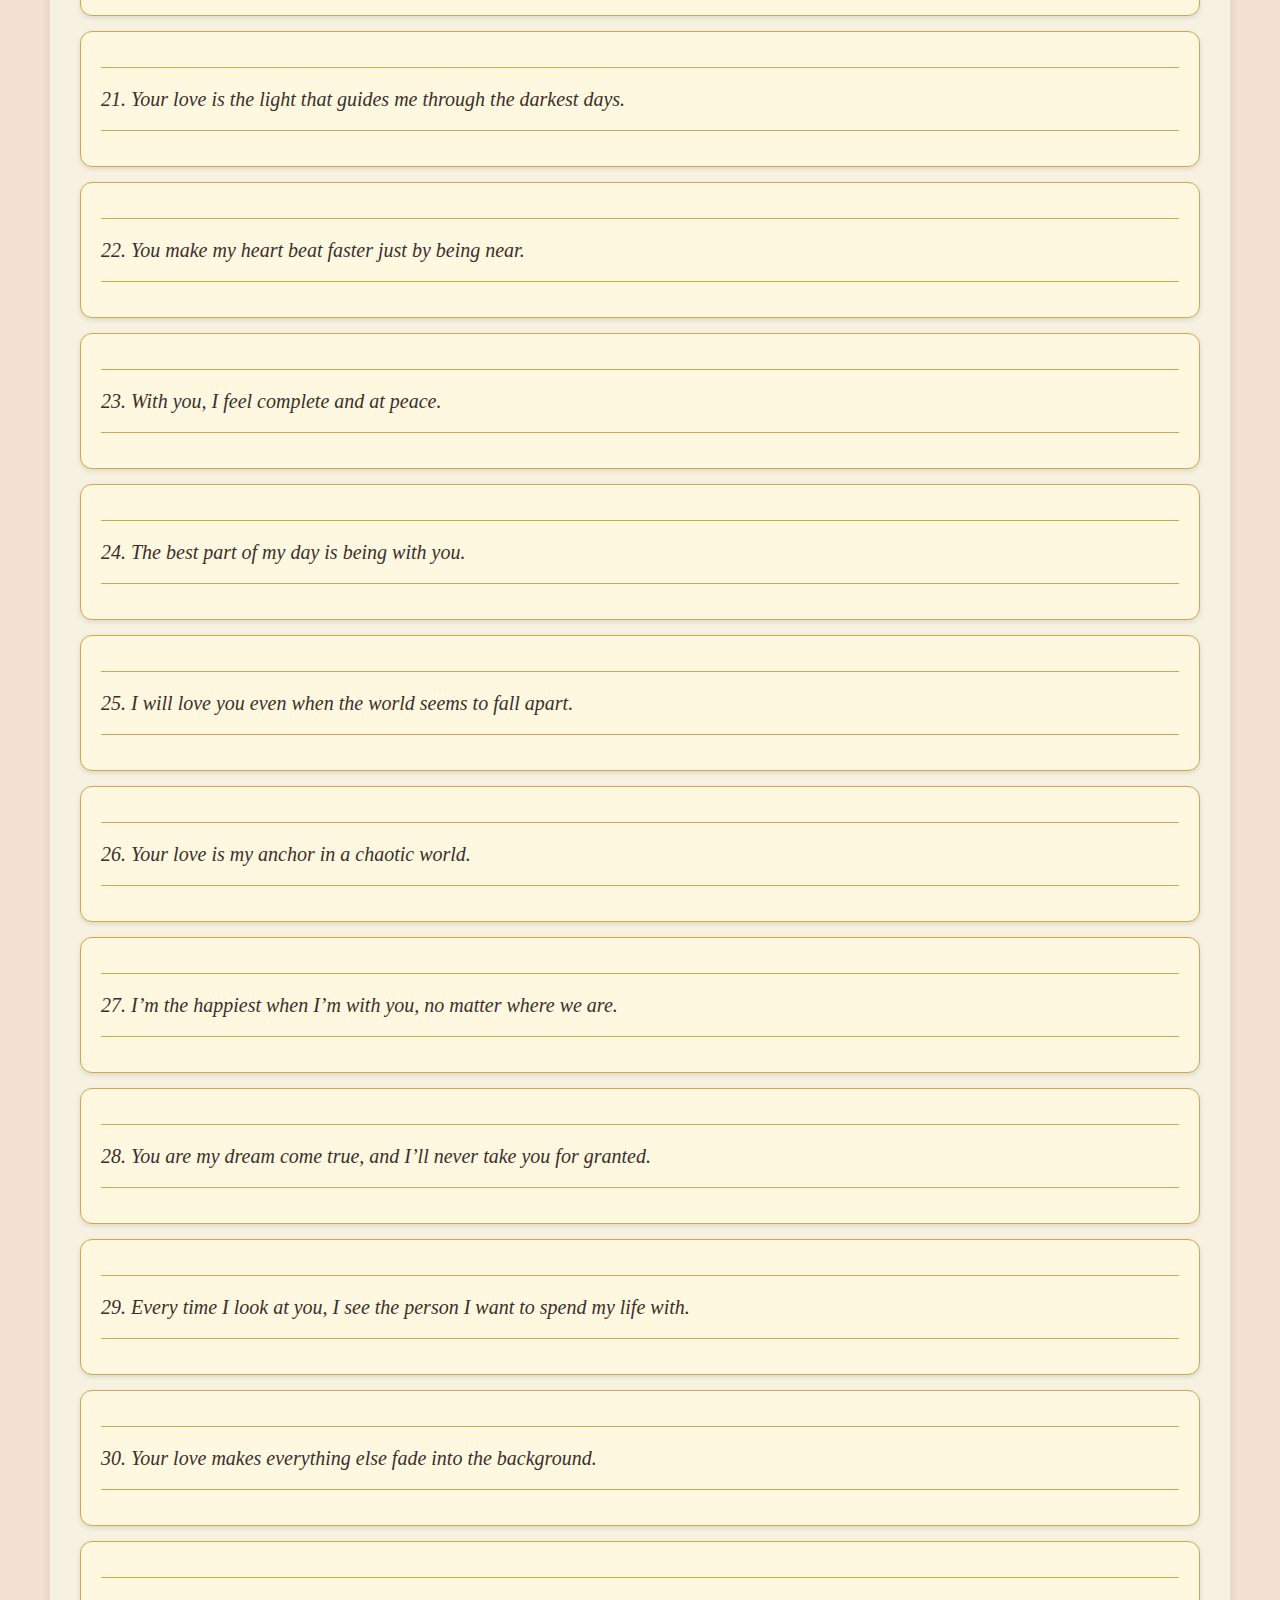
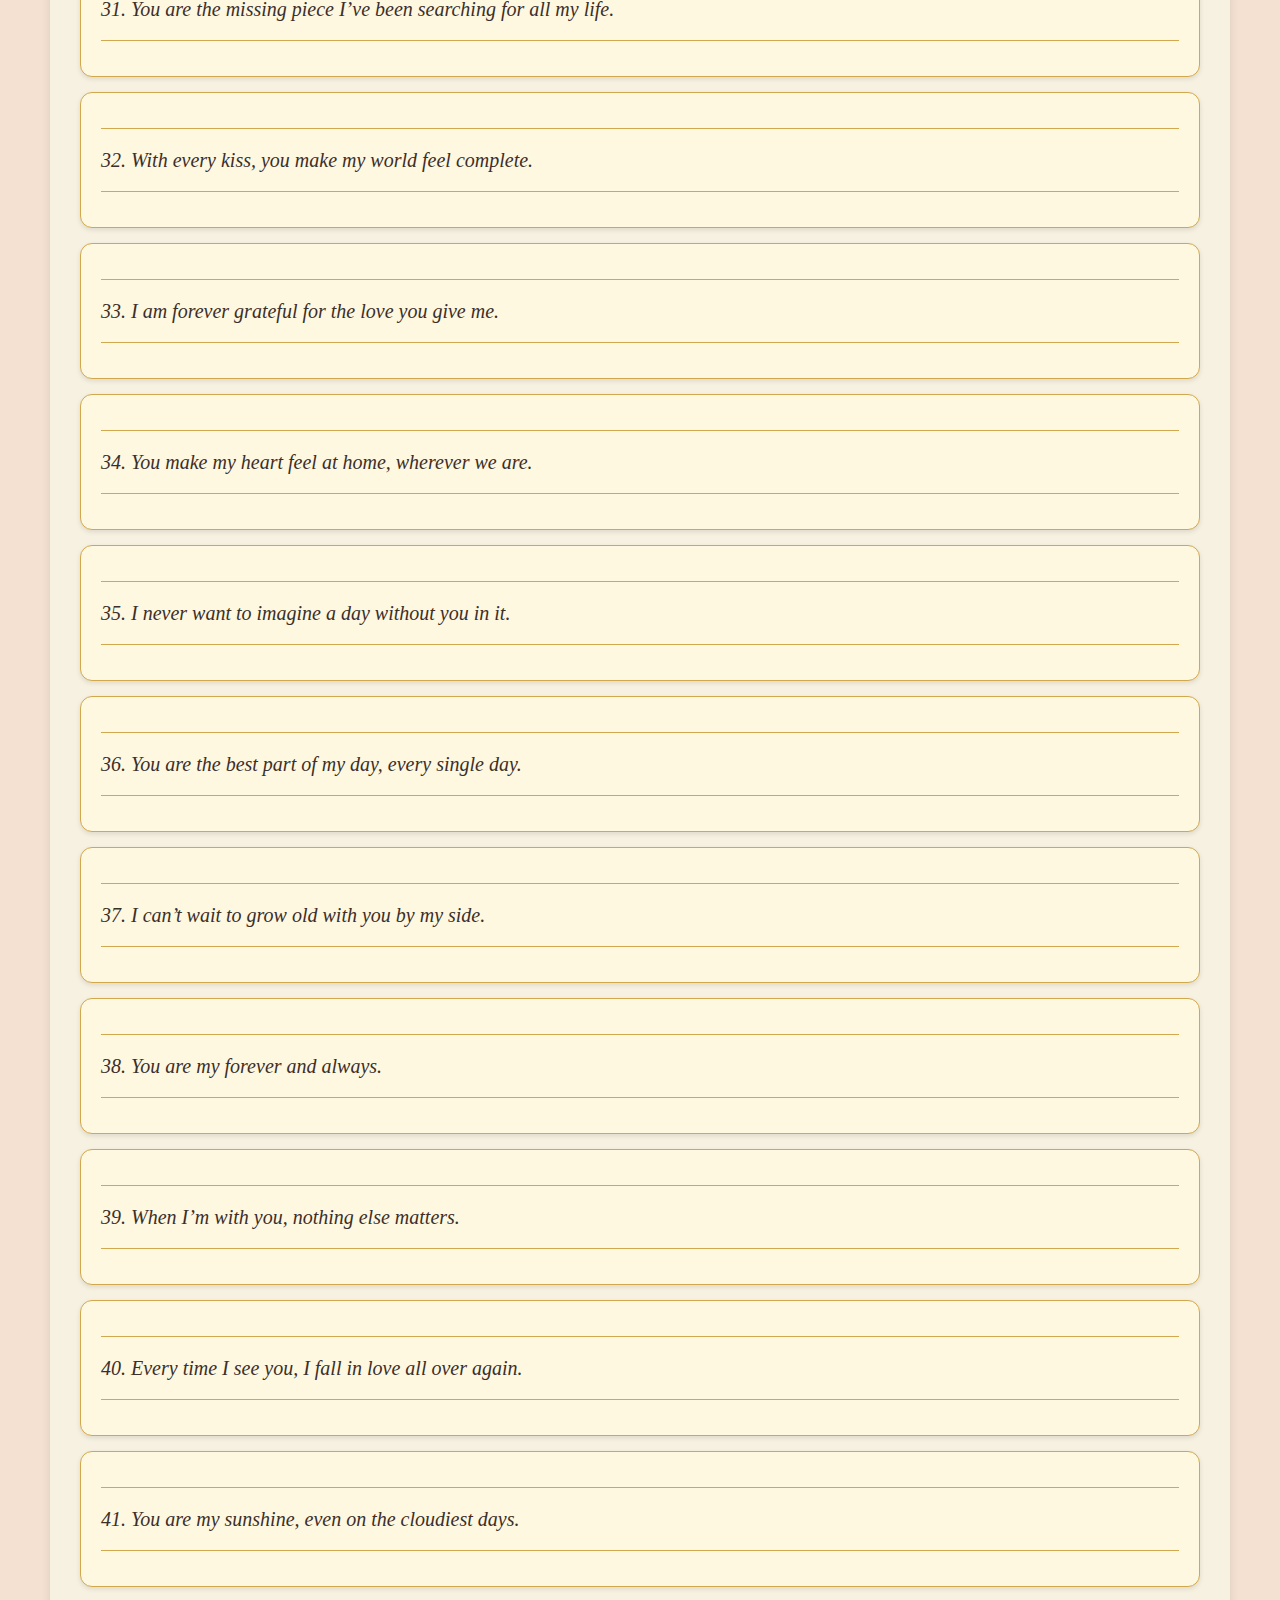
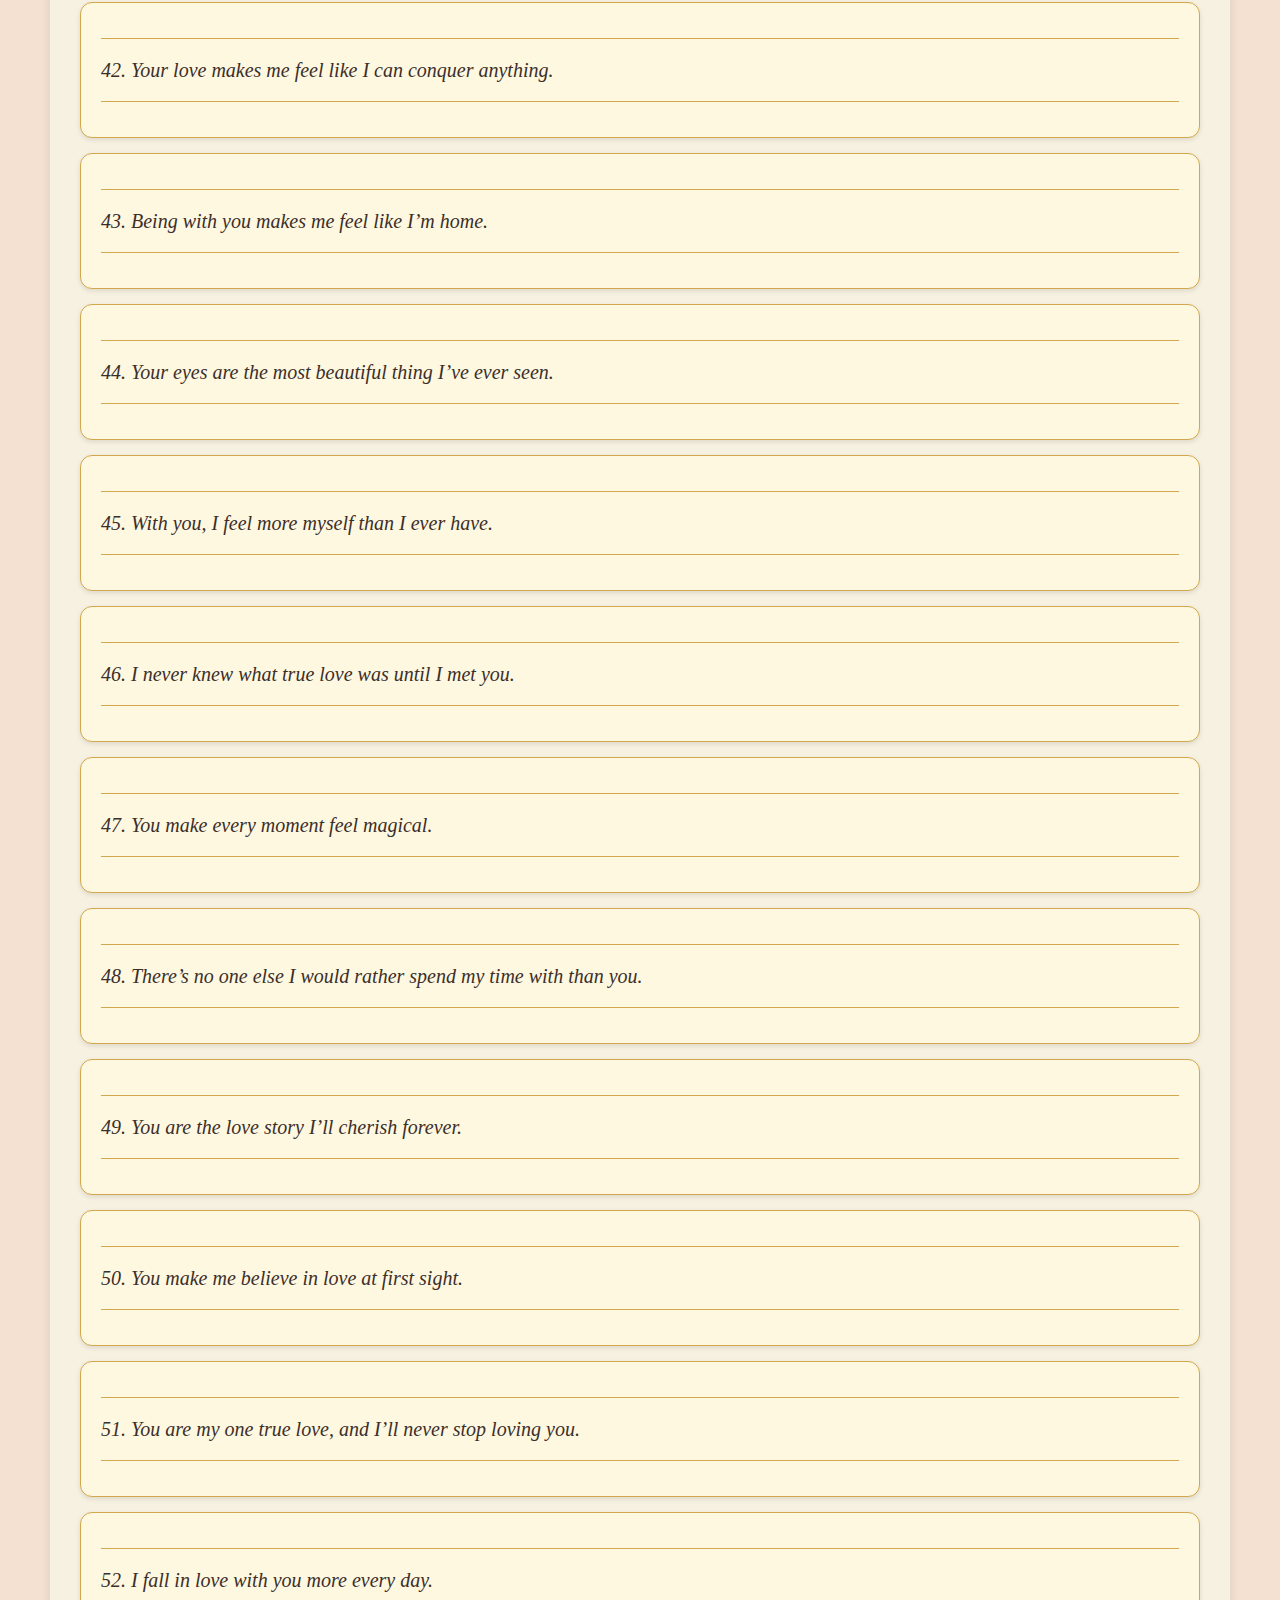
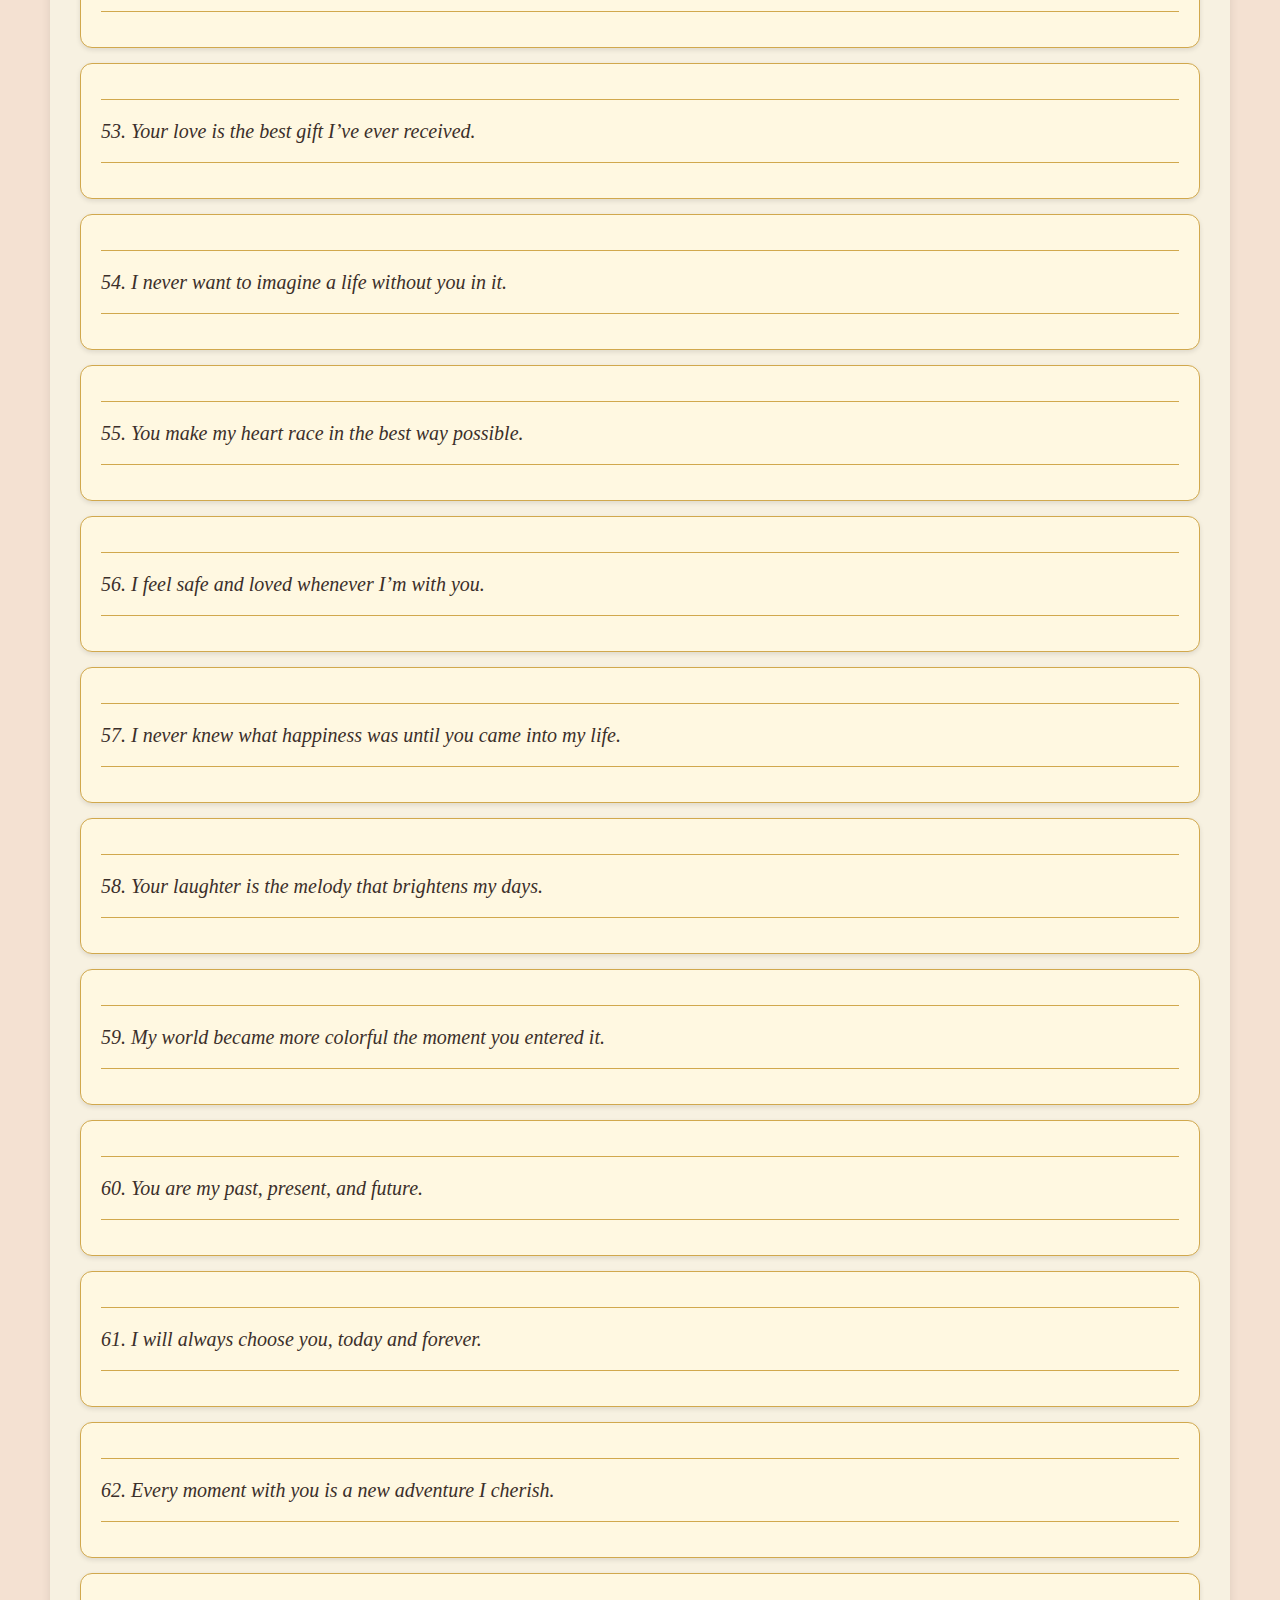
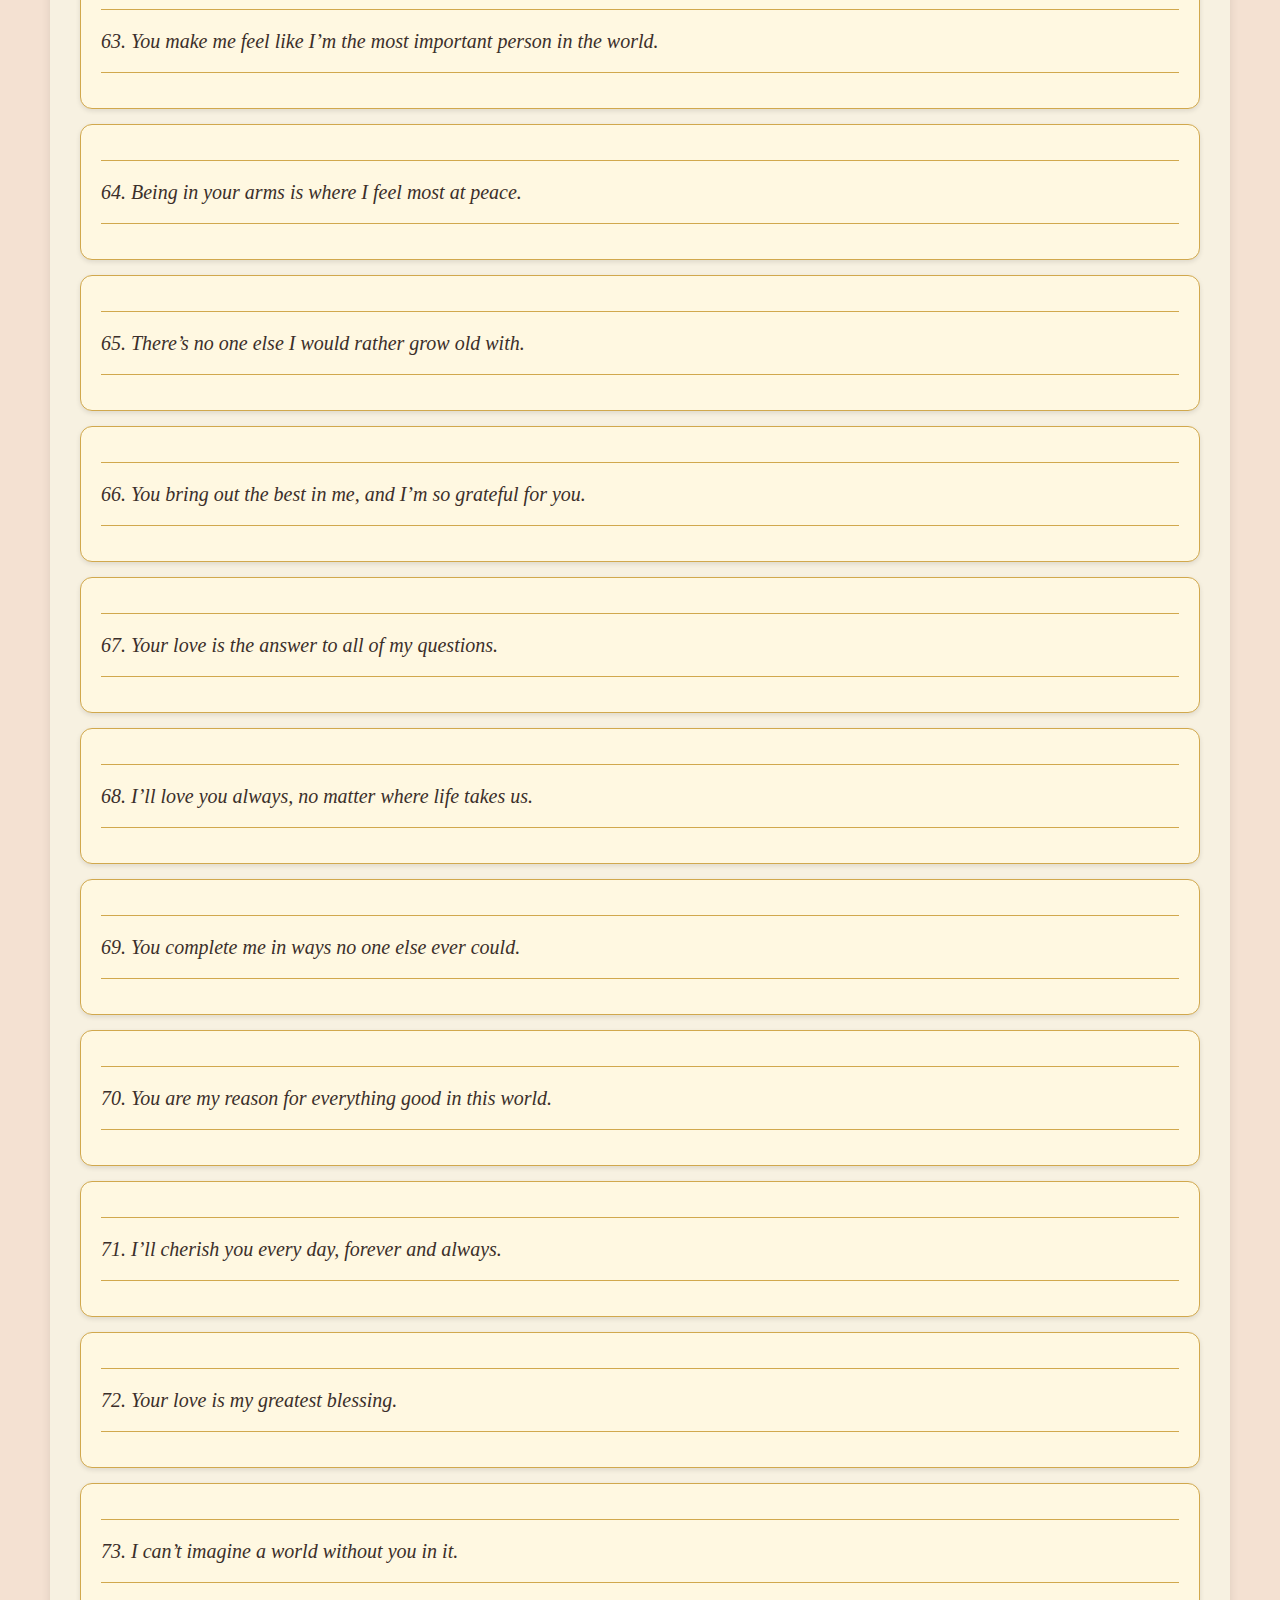
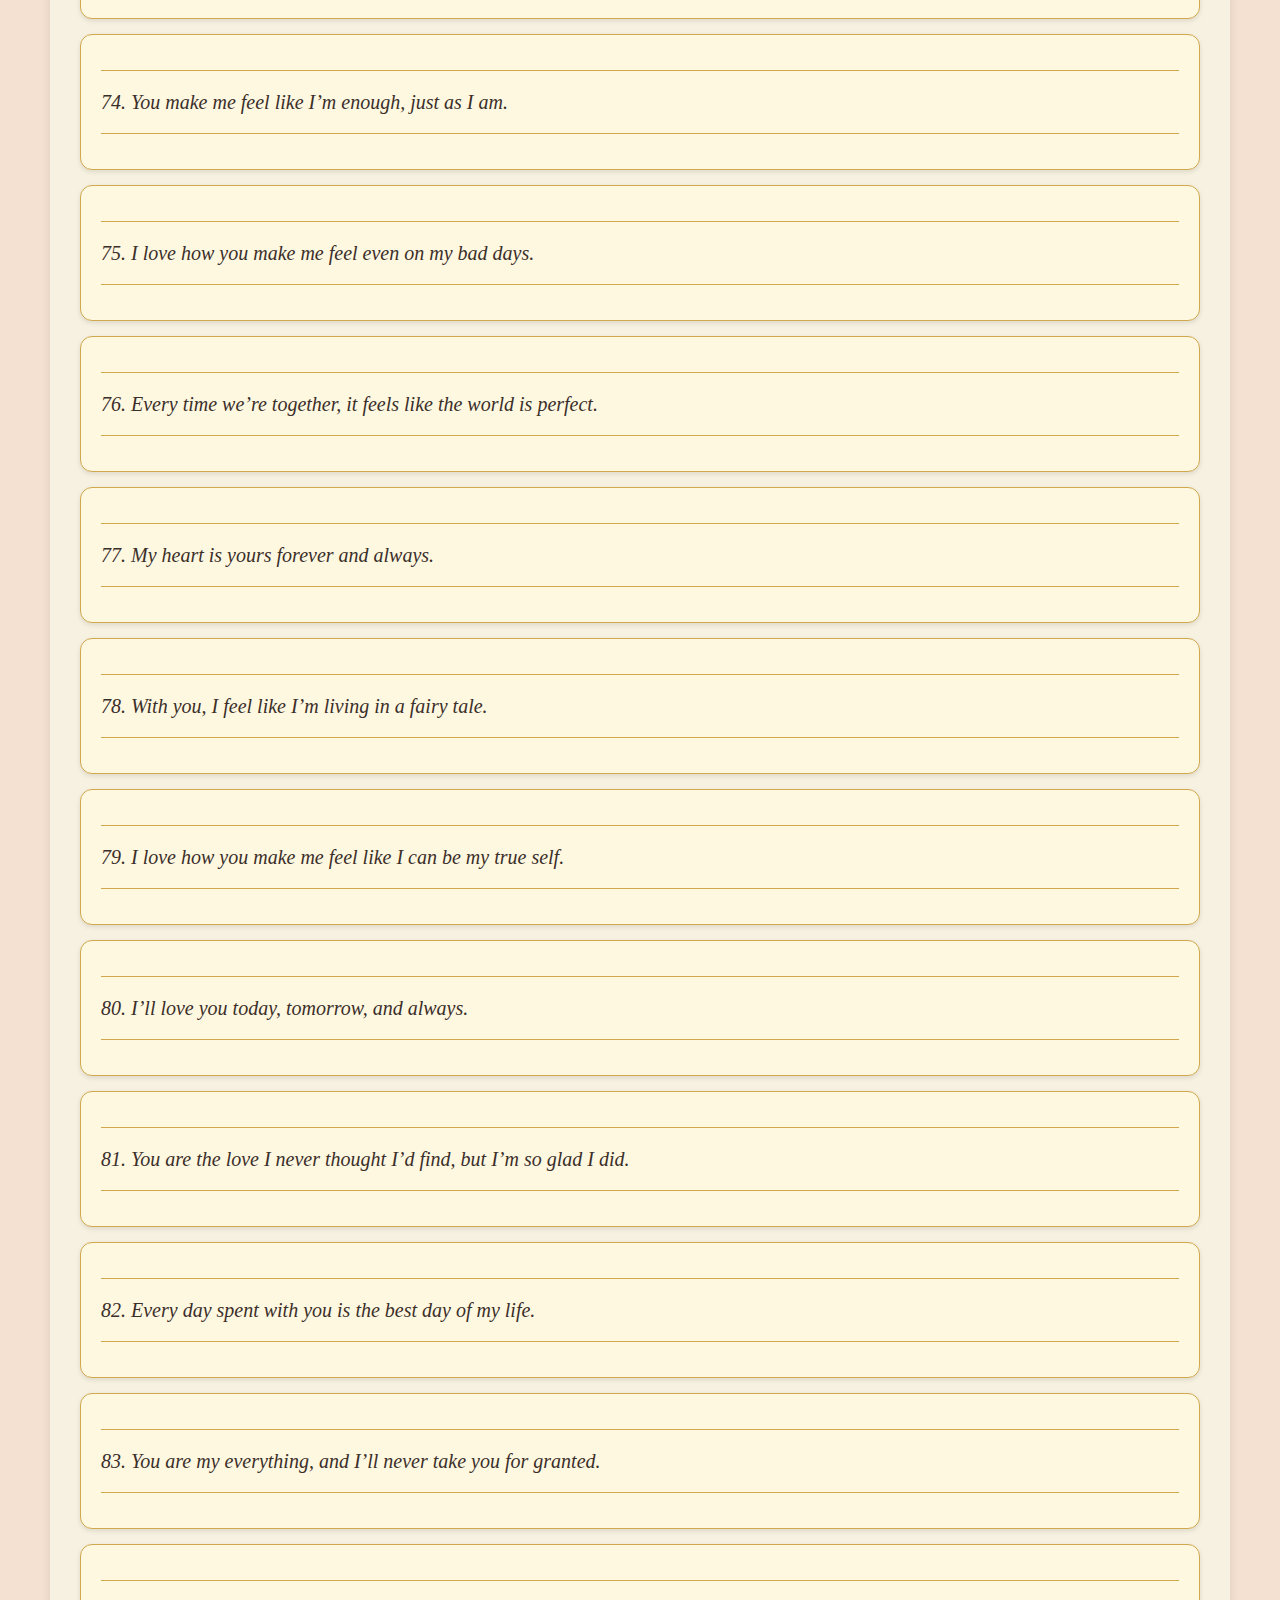
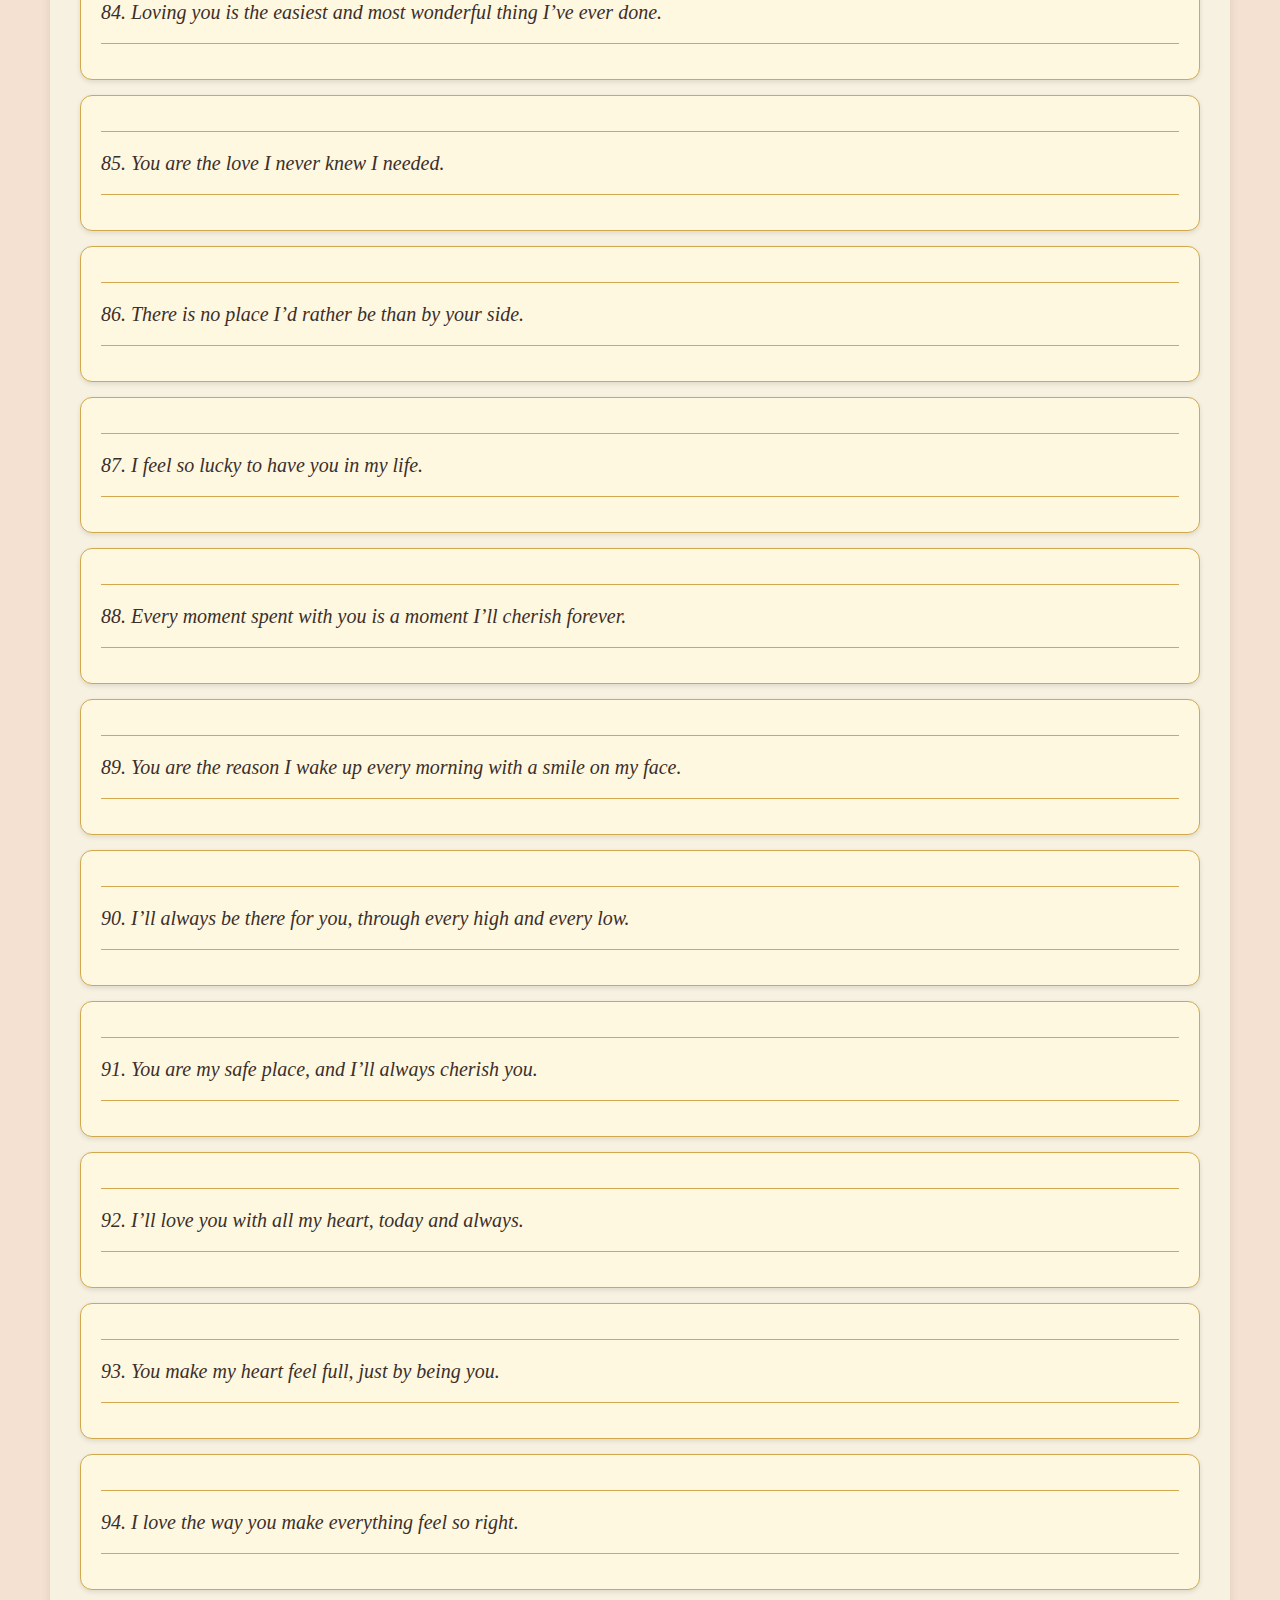
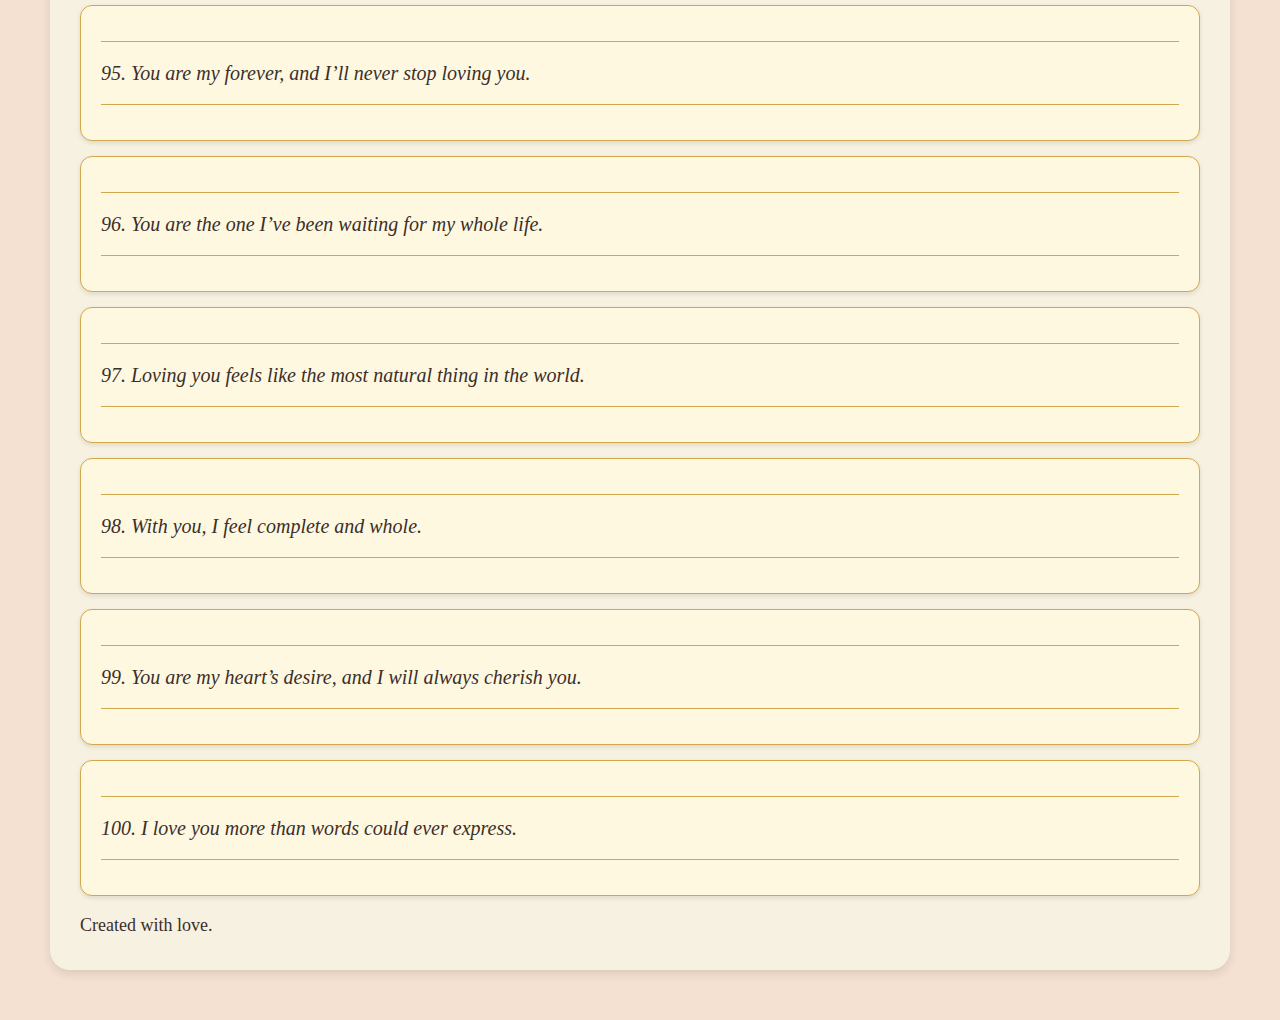
<file: LoveNotes.html>
<!DOCTYPE html>
<html lang="en">
<head>
    <meta charset="UTF-8">
    <meta name="viewport" content="width=device-width, initial-scale=1.0">
    <meta http-equiv="X-UA-Compatible" content="ie=edge">
    <title>100 Love Notes</title>
    <link rel="stylesheet" href="lovenotes.css"> <!-- Link to your external CSS file -->
</head>
<body>

    <div class="container">
        <header>
            <h1>100 Love Notes</h1>
            <p>Sweet words from the heart</p>
        </header>
        <div class="note">
            <p>1. You make every day feel special just by being in it.</p>
        </div>
        <div class="note">
            <p>2. I never knew what true happiness was until I met you.</p>
        </div>
        <div class="note">
            <p>3. You are my favorite thought at the start and end of each day.</p>
        </div>
        <div class="note">
            <p>4. Every moment with you is a treasure I’ll keep forever.</p>
        </div>
        <div class="note">
            <p>5. Being with you feels like home, no matter where we are.</p>
        </div>
        <div class="note">
            <p>6. You are the smile I’ve been searching for all my life.</p>
        </div>
        <div class="note">
            <p>7. I could listen to your voice forever, it brings me peace.</p>
        </div>
        <div class="note">
            <p>8. You light up my world with just one look.</p>
        </div>
        <div class="note">
            <p>9. Every time I see you, my heart skips a beat.</p>
        </div>
        <div class="note">
            <p>10. You complete me in ways I never thought possible.</p>
        </div>
        <div class="note">
            <p>11. When I’m with you, I feel like the luckiest person alive.</p>
        </div>
        <div class="note">
            <p>12. My love for you grows stronger with every passing day.</p>
        </div>
        <div class="note">
            <p>13. The way you laugh is my favorite sound in the world.</p>
        </div>
        <div class="note">
            <p>14. Your presence makes everything better, even the toughest days.</p>
        </div>
        <div class="note">
            <p>15. There’s nothing I wouldn’t do to see you smile.</p>
        </div>
        <div class="note">
            <p>16. Being loved by you is the greatest gift I could ever receive.</p>
        </div>
        <div class="note">
            <p>17. You make ordinary moments extraordinary.</p>
        </div>
        <div class="note">
            <p>18. You are the first thought in my mind when I wake up and the last when I fall asleep.</p>
        </div>
        <div class="note">
            <p>19. I love the way your hand fits perfectly in mine.</p>
        </div>
        <div class="note">
            <p>20. Every second with you is worth more than a lifetime without.</p>
        </div>
        <div class="note">
            <p>21. Your love is the light that guides me through the darkest days.</p>
        </div>
        <div class="note">
            <p>22. You make my heart beat faster just by being near.</p>
        </div>
        <div class="note">
            <p>23. With you, I feel complete and at peace.</p>
        </div>
        <div class="note">
            <p>24. The best part of my day is being with you.</p>
        </div>
        <div class="note">
            <p>25. I will love you even when the world seems to fall apart.</p>
        </div>
        <div class="note">
            <p>26. Your love is my anchor in a chaotic world.</p>
        </div>
        <div class="note">
            <p>27. I’m the happiest when I’m with you, no matter where we are.</p>
        </div>
        <div class="note">
            <p>28. You are my dream come true, and I’ll never take you for granted.</p>
        </div>
        <div class="note">
            <p>29. Every time I look at you, I see the person I want to spend my life with.</p>
        </div>
        <div class="note">
            <p>30. Your love makes everything else fade into the background.</p>
        </div>
        <div class="note">
            <p>31. You are the missing piece I’ve been searching for all my life.</p>
        </div>
        <div class="note">
            <p>32. With every kiss, you make my world feel complete.</p>
        </div>
        <div class="note">
            <p>33. I am forever grateful for the love you give me.</p>
        </div>
        <div class="note">
            <p>34. You make my heart feel at home, wherever we are.</p>
        </div>
        <div class="note">
            <p>35. I never want to imagine a day without you in it.</p>
        </div>
        <div class="note">
            <p>36. You are the best part of my day, every single day.</p>
        </div>
        <div class="note">
            <p>37. I can’t wait to grow old with you by my side.</p>
        </div>
        <div class="note">
            <p>38. You are my forever and always.</p>
        </div>
        <div class="note">
            <p>39. When I’m with you, nothing else matters.</p>
        </div>
        <div class="note">
            <p>40. Every time I see you, I fall in love all over again.</p>
        </div>
        <div class="note">
            <p>41. You are my sunshine, even on the cloudiest days.</p>
        </div>
        <div class="note">
            <p>42. Your love makes me feel like I can conquer anything.</p>
        </div>
        <div class="note">
            <p>43. Being with you makes me feel like I’m home.</p>
        </div>
        <div class="note">
            <p>44. Your eyes are the most beautiful thing I’ve ever seen.</p>
        </div>
        <div class="note">
            <p>45. With you, I feel more myself than I ever have.</p>
        </div>
        <div class="note">
            <p>46. I never knew what true love was until I met you.</p>
        </div>
        <div class="note">
            <p>47. You make every moment feel magical.</p>
        </div>
        <div class="note">
            <p>48. There’s no one else I would rather spend my time with than you.</p>
        </div>
        <div class="note">
            <p>49. You are the love story I’ll cherish forever.</p>
        </div>
        <div class="note">
            <p>50. You make me believe in love at first sight.</p>
        </div>
        <div class="note">
            <p>51. You are my one true love, and I’ll never stop loving you.</p>
        </div>
        <div class="note">
            <p>52. I fall in love with you more every day.</p>
        </div>
        <div class="note">
            <p>53. Your love is the best gift I’ve ever received.</p>
        </div>
        <div class="note">
            <p>54. I never want to imagine a life without you in it.</p>
        </div>
        <div class="note">
            <p>55. You make my heart race in the best way possible.</p>
        </div>
        <div class="note">
            <p>56. I feel safe and loved whenever I’m with you.</p>
        </div>
        <div class="note">
            <p>57. I never knew what happiness was until you came into my life.</p>
        </div>
        <div class="note">
            <p>58. Your laughter is the melody that brightens my days.</p>
        </div>
        <div class="note">
            <p>59. My world became more colorful the moment you entered it.</p>
        </div>
        <div class="note">
            <p>60. You are my past, present, and future.</p>
        </div>
        <div class="note">
            <p>61. I will always choose you, today and forever.</p>
        </div>
        <div class="note">
            <p>62. Every moment with you is a new adventure I cherish.</p>
        </div>
        <div class="note">
            <p>63. You make me feel like I’m the most important person in the world.</p>
        </div>
        <div class="note">
            <p>64. Being in your arms is where I feel most at peace.</p>
        </div>
        <div class="note">
            <p>65. There’s no one else I would rather grow old with.</p>
        </div>
        <div class="note">
            <p>66. You bring out the best in me, and I’m so grateful for you.</p>
        </div>
        <div class="note">
            <p>67. Your love is the answer to all of my questions.</p>
        </div>
        <div class="note">
            <p>68. I’ll love you always, no matter where life takes us.</p>
        </div>
        <div class="note">
            <p>69. You complete me in ways no one else ever could.</p>
        </div>
        <div class="note">
            <p>70. You are my reason for everything good in this world.</p>
        </div>
        <div class="note">
            <p>71. I’ll cherish you every day, forever and always.</p>
        </div>
        <div class="note">
            <p>72. Your love is my greatest blessing.</p>
        </div>
        <div class="note">
            <p>73. I can’t imagine a world without you in it.</p>
        </div>
        <div class="note">
            <p>74. You make me feel like I’m enough, just as I am.</p>
        </div>
        <div class="note">
            <p>75. I love how you make me feel even on my bad days.</p>
        </div>
        <div class="note">
            <p>76. Every time we’re together, it feels like the world is perfect.</p>
        </div>
        <div class="note">
            <p>77. My heart is yours forever and always.</p>
        </div>
        <div class="note">
            <p>78. With you, I feel like I’m living in a fairy tale.</p>
        </div>
        <div class="note">
            <p>79. I love how you make me feel like I can be my true self.</p>
        </div>
        <div class="note">
            <p>80. I’ll love you today, tomorrow, and always.</p>
        </div>
        <div class="note">
            <p>81. You are the love I never thought I’d find, but I’m so glad I did.</p>
        </div>
        <div class="note">
            <p>82. Every day spent with you is the best day of my life.</p>
        </div>
        <div class="note">
            <p>83. You are my everything, and I’ll never take you for granted.</p>
        </div>
        <div class="note">
            <p>84. Loving you is the easiest and most wonderful thing I’ve ever done.</p>
        </div>
        <div class="note">
            <p>85. You are the love I never knew I needed.</p>
        </div>
        <div class="note">
            <p>86. There is no place I’d rather be than by your side.</p>
        </div>
        <div class="note">
            <p>87. I feel so lucky to have you in my life.</p>
        </div>
        <div class="note">
            <p>88. Every moment spent with you is a moment I’ll cherish forever.</p>
        </div>
        <div class="note">
            <p>89. You are the reason I wake up every morning with a smile on my face.</p>
        </div>
        <div class="note">
            <p>90. I’ll always be there for you, through every high and every low.</p>
        </div>
        <div class="note">
            <p>91. You are my safe place, and I’ll always cherish you.</p>
        </div>
        <div class="note">
            <p>92. I’ll love you with all my heart, today and always.</p>
        </div>
        <div class="note">
            <p>93. You make my heart feel full, just by being you.</p>
        </div>
        <div class="note">
            <p>94. I love the way you make everything feel so right.</p>
        </div>
        <div class="note">
            <p>95. You are my forever, and I’ll never stop loving you.</p>
        </div>
        <div class="note">
            <p>96. You are the one I’ve been waiting for my whole life.</p>
        </div>
        <div class="note">
            <p>97. Loving you feels like the most natural thing in the world.</p>
        </div>
        <div class="note">
            <p>98. With you, I feel complete and whole.</p>
        </div>
        <div class="note">
            <p>99. You are my heart’s desire, and I will always cherish you.</p>
        </div>
        <div class="note">
            <p>100. I love you more than words could ever express.</p>
        </div>
    </section>

    <footer>
        <p>Created with love.</p>
    </footer>
</div>

</body>
</html>
</file>
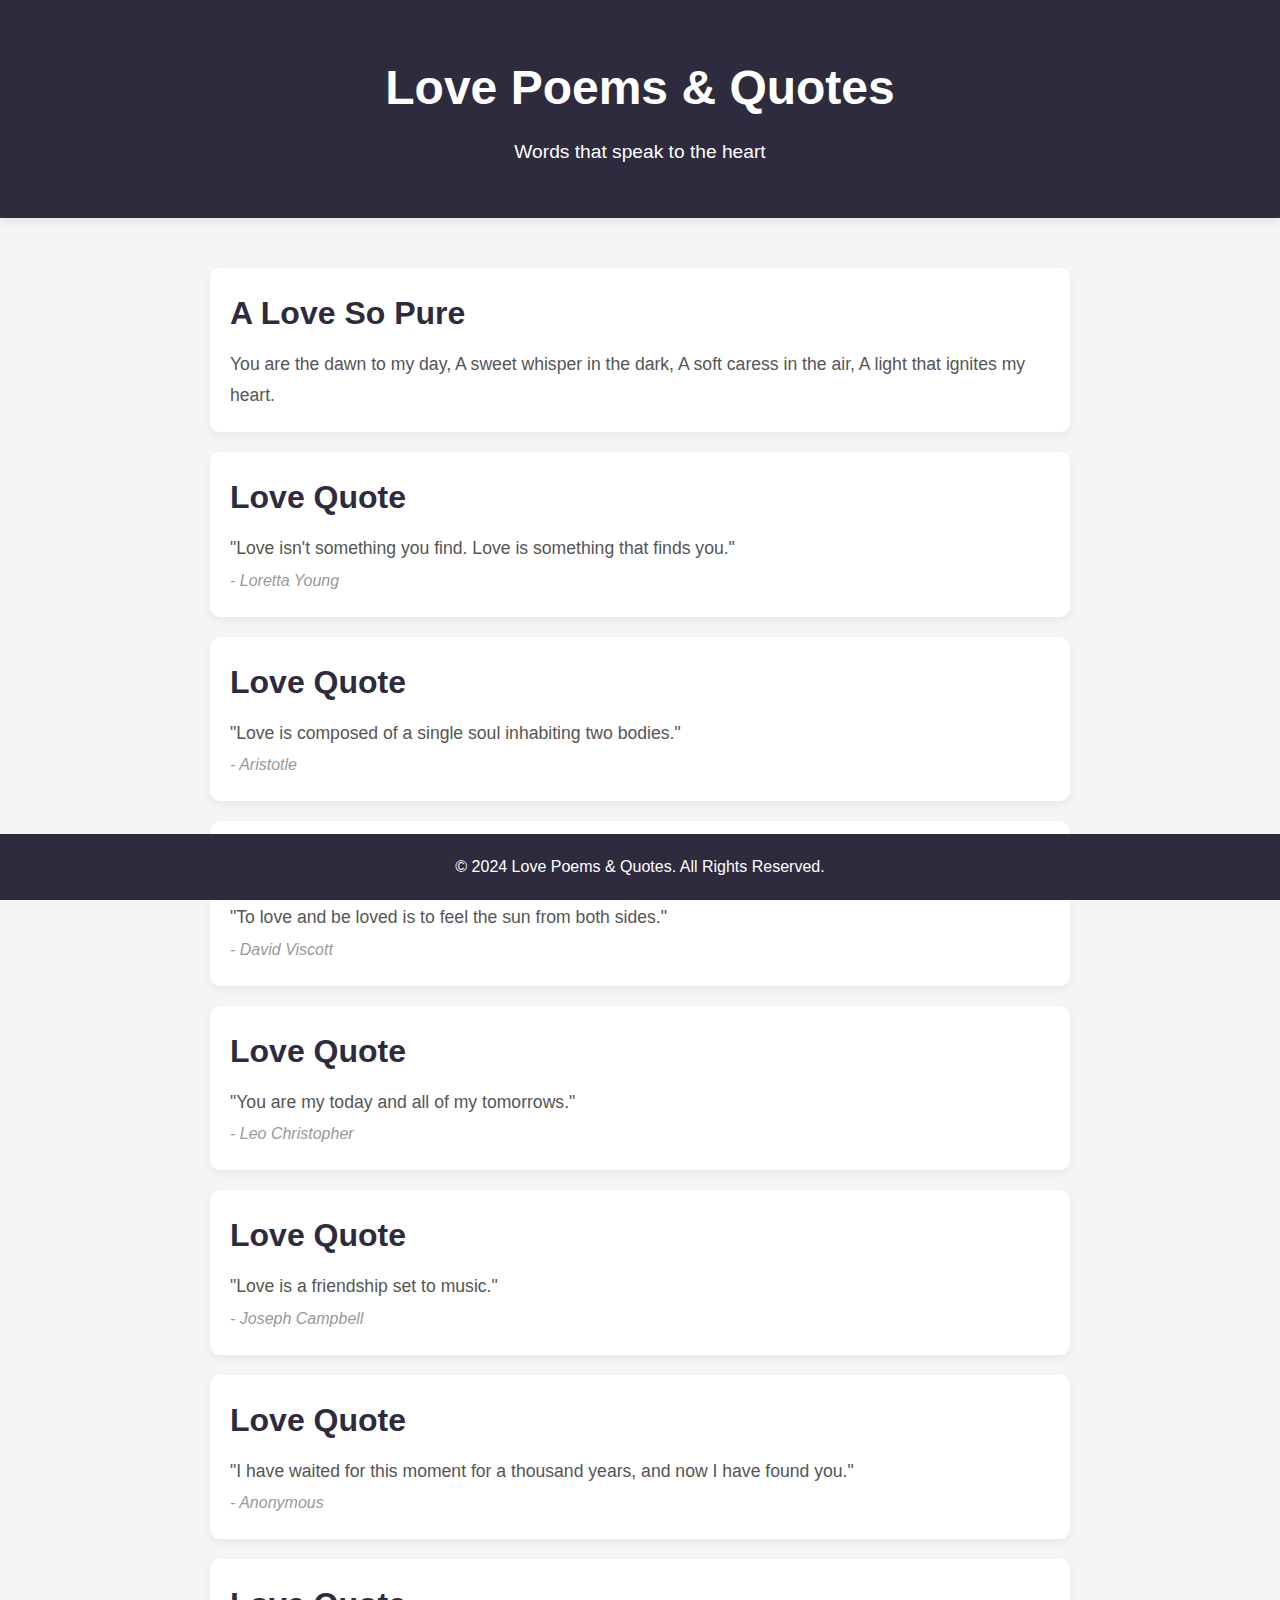
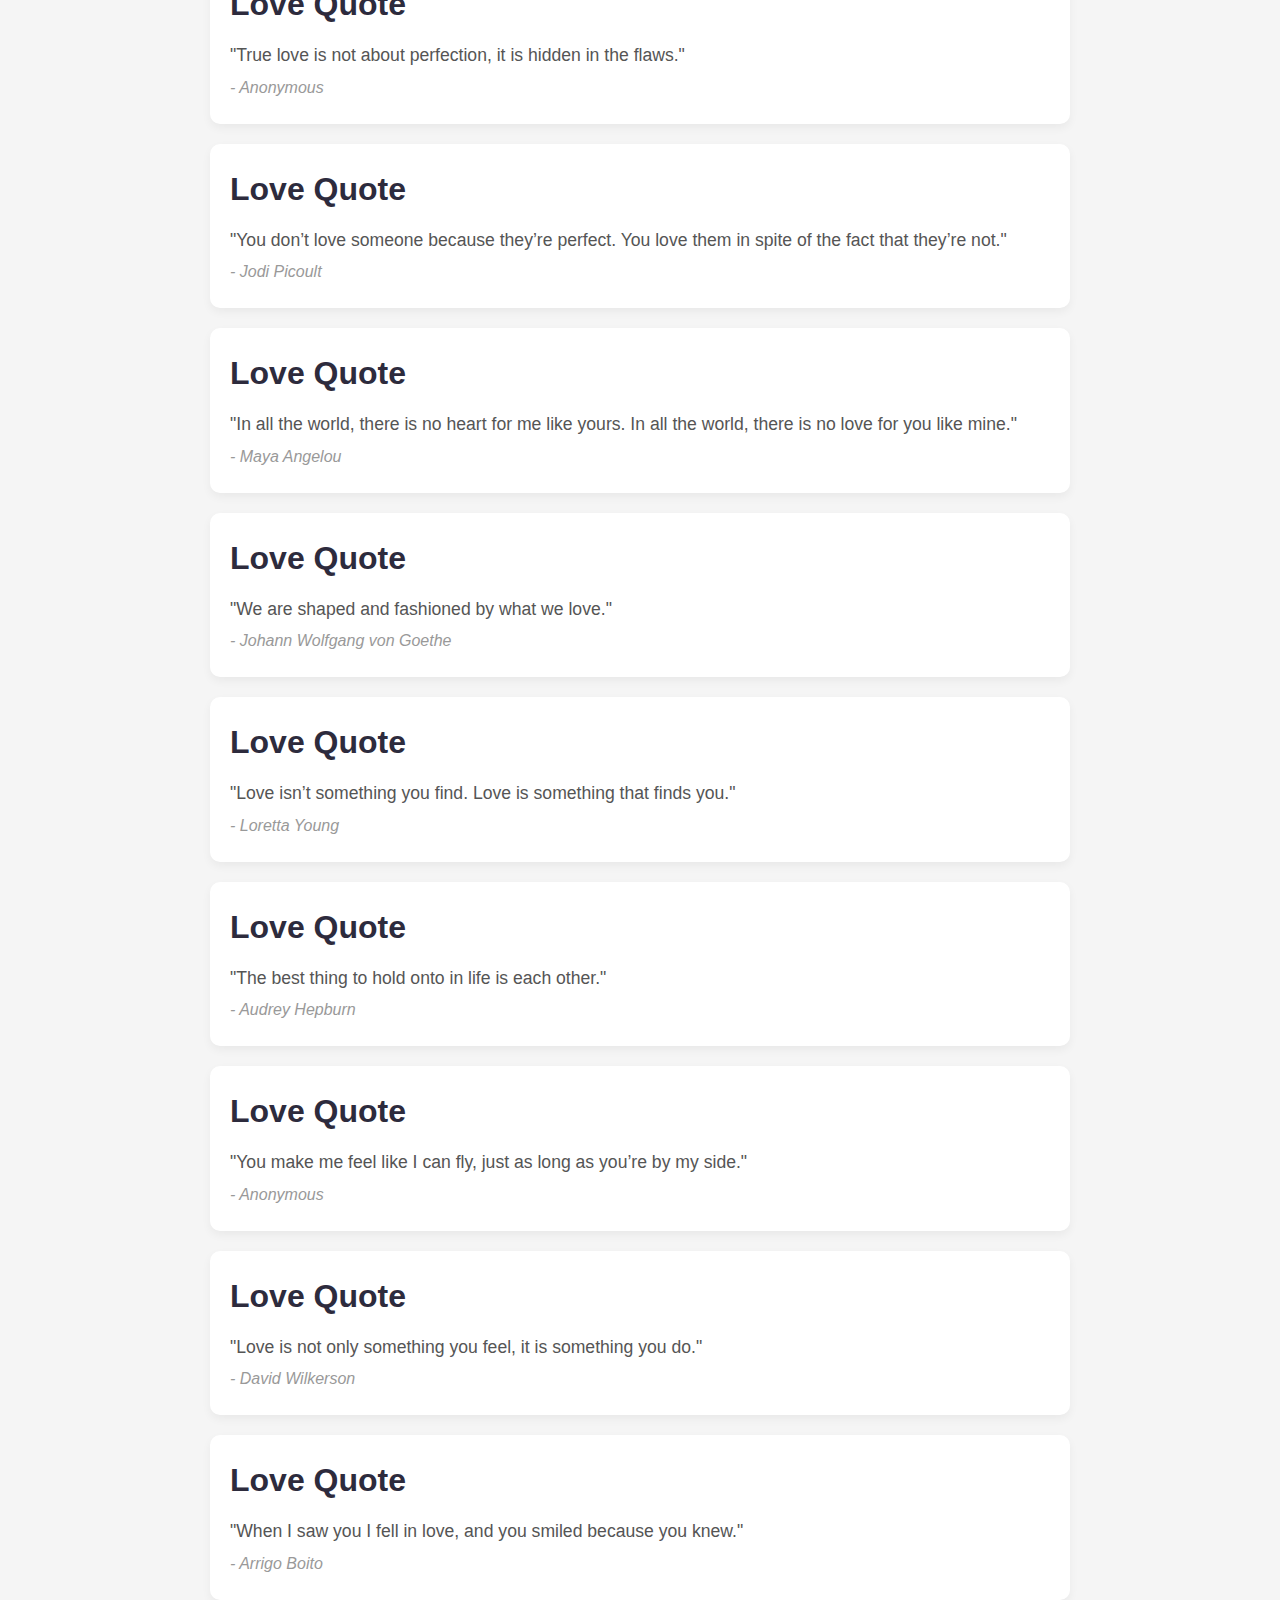
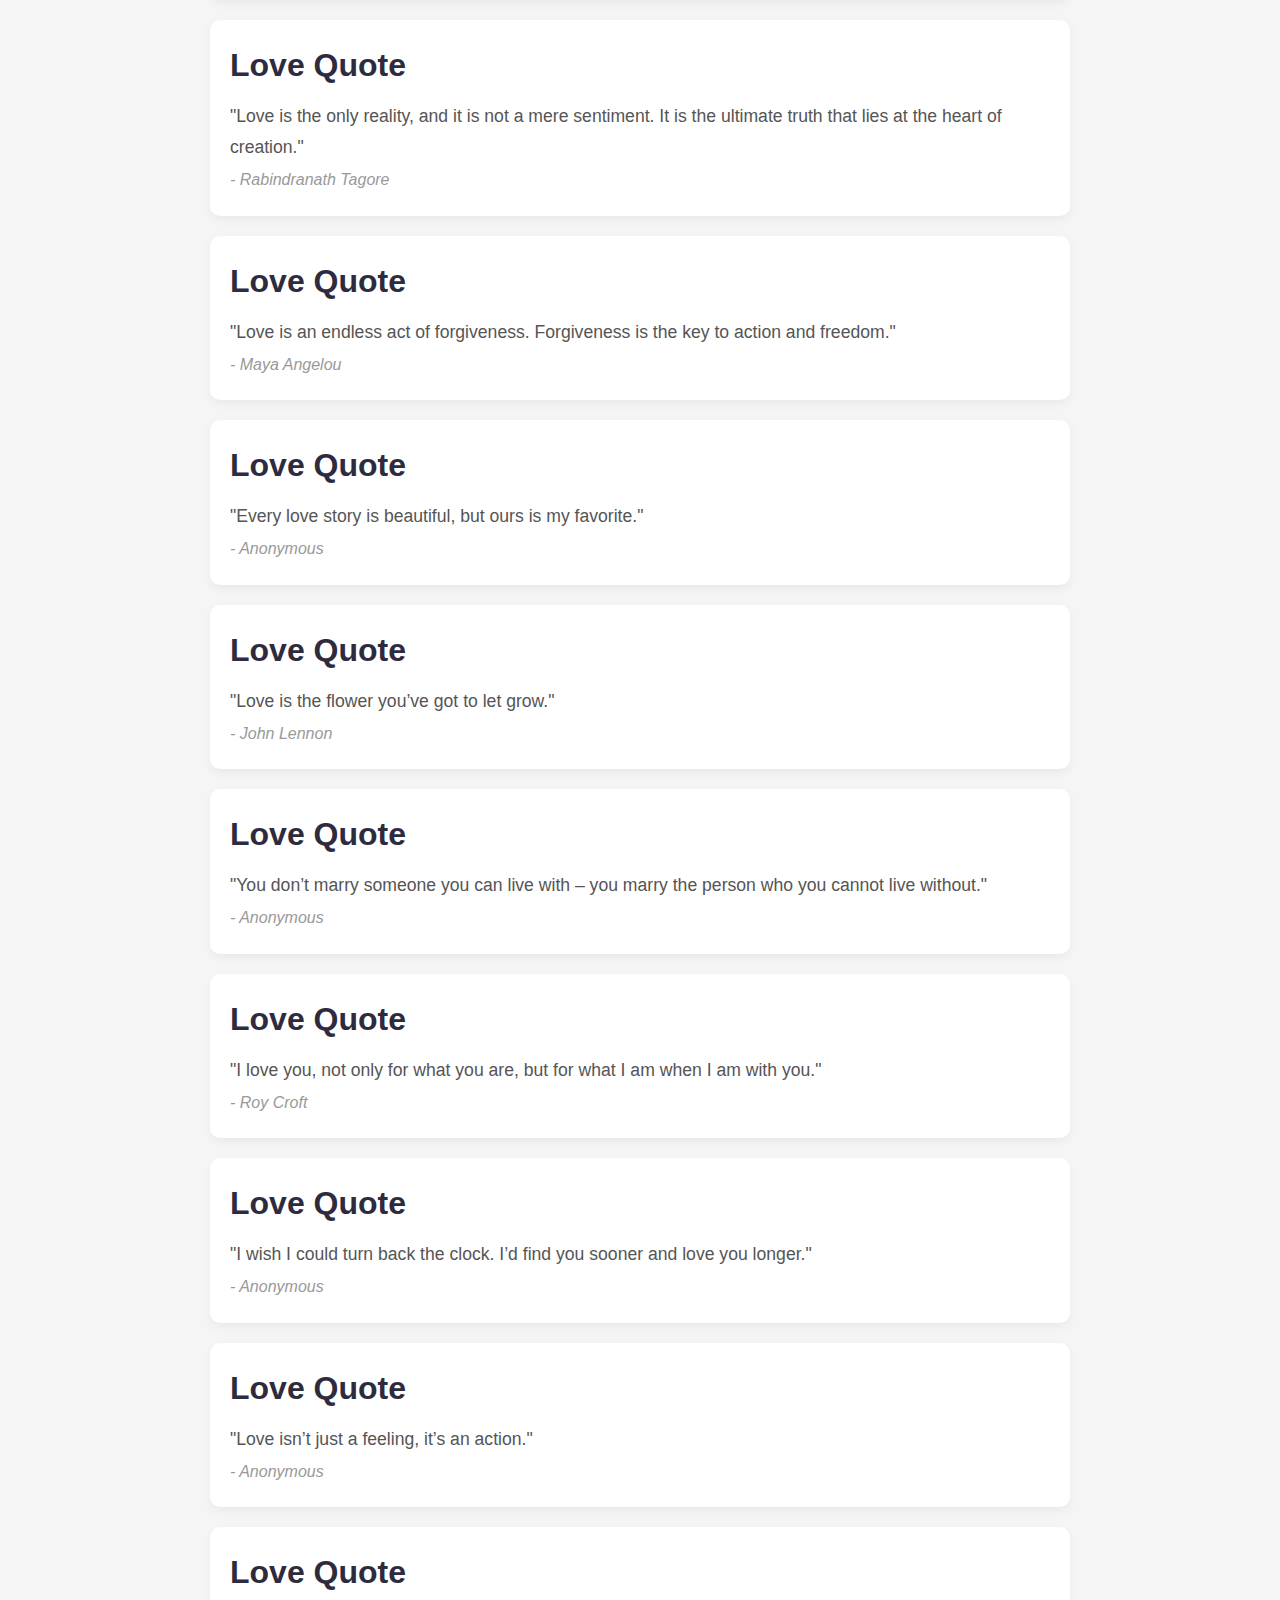
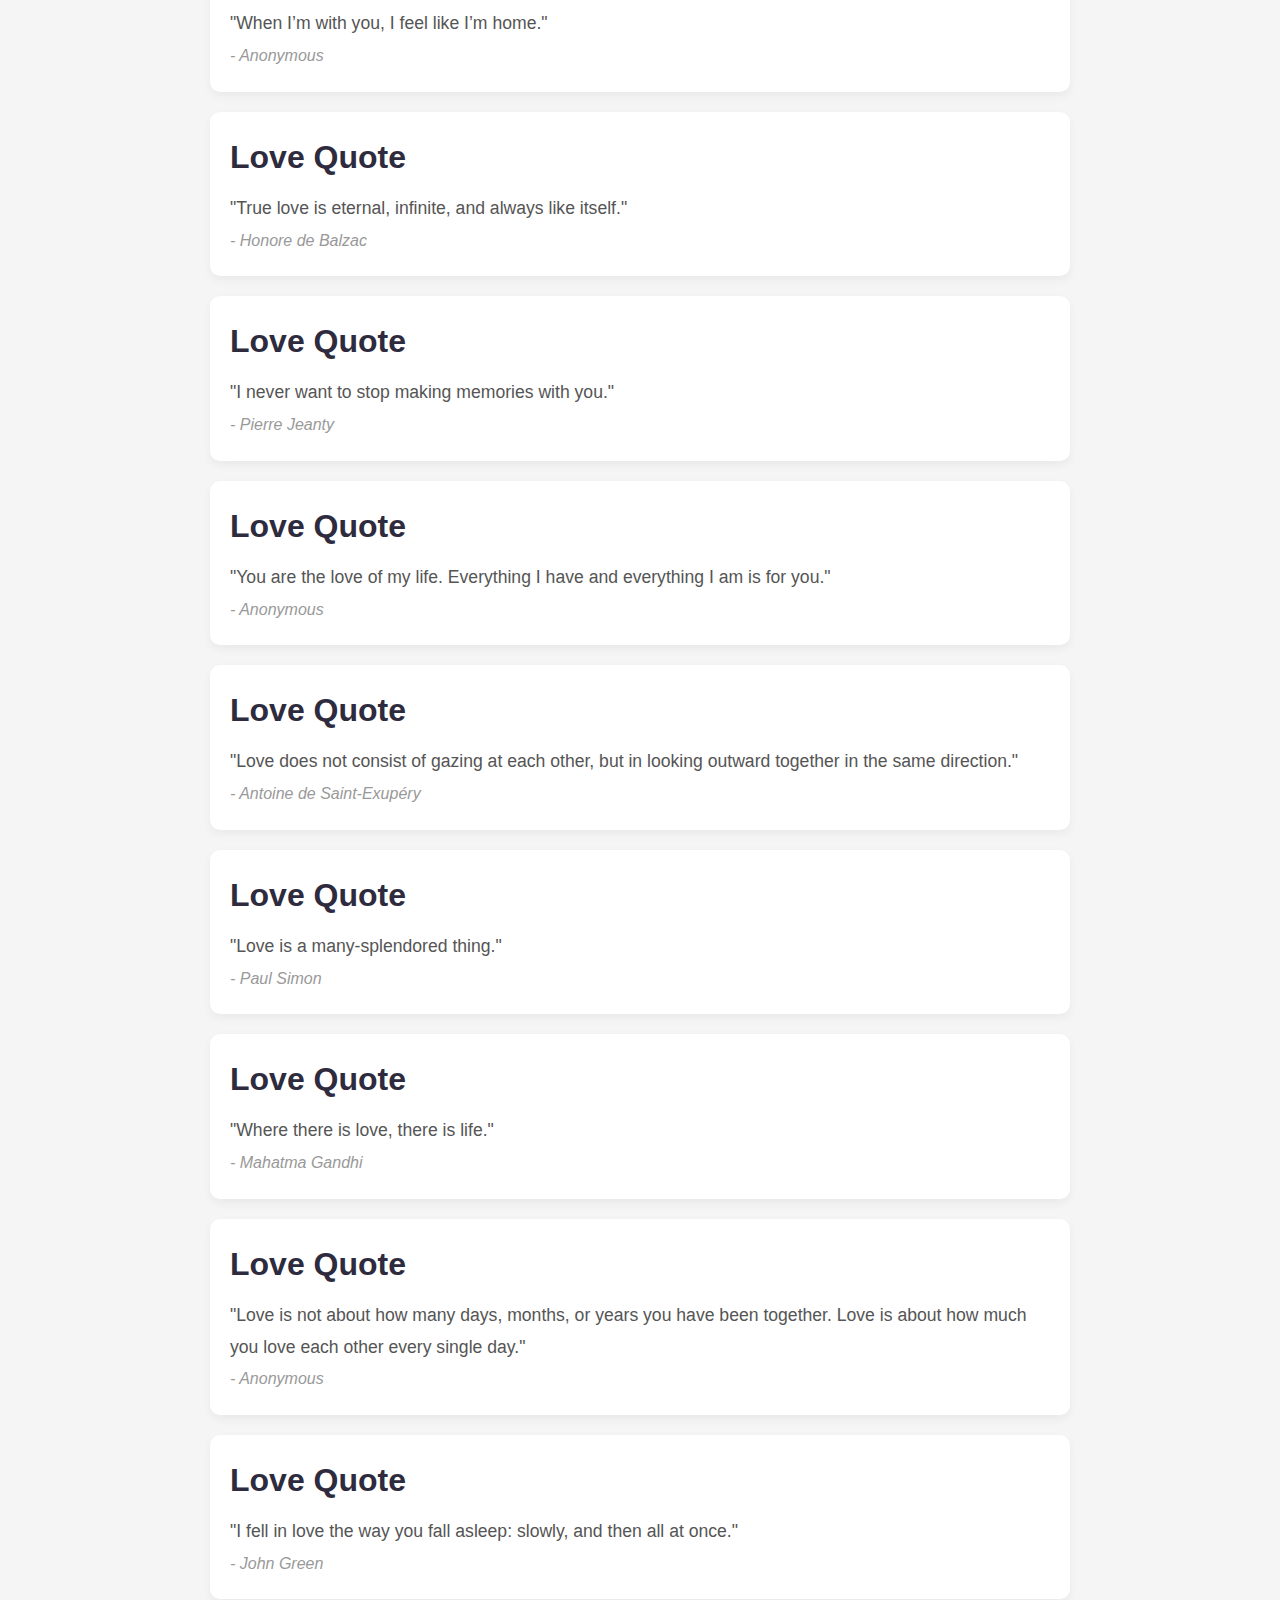
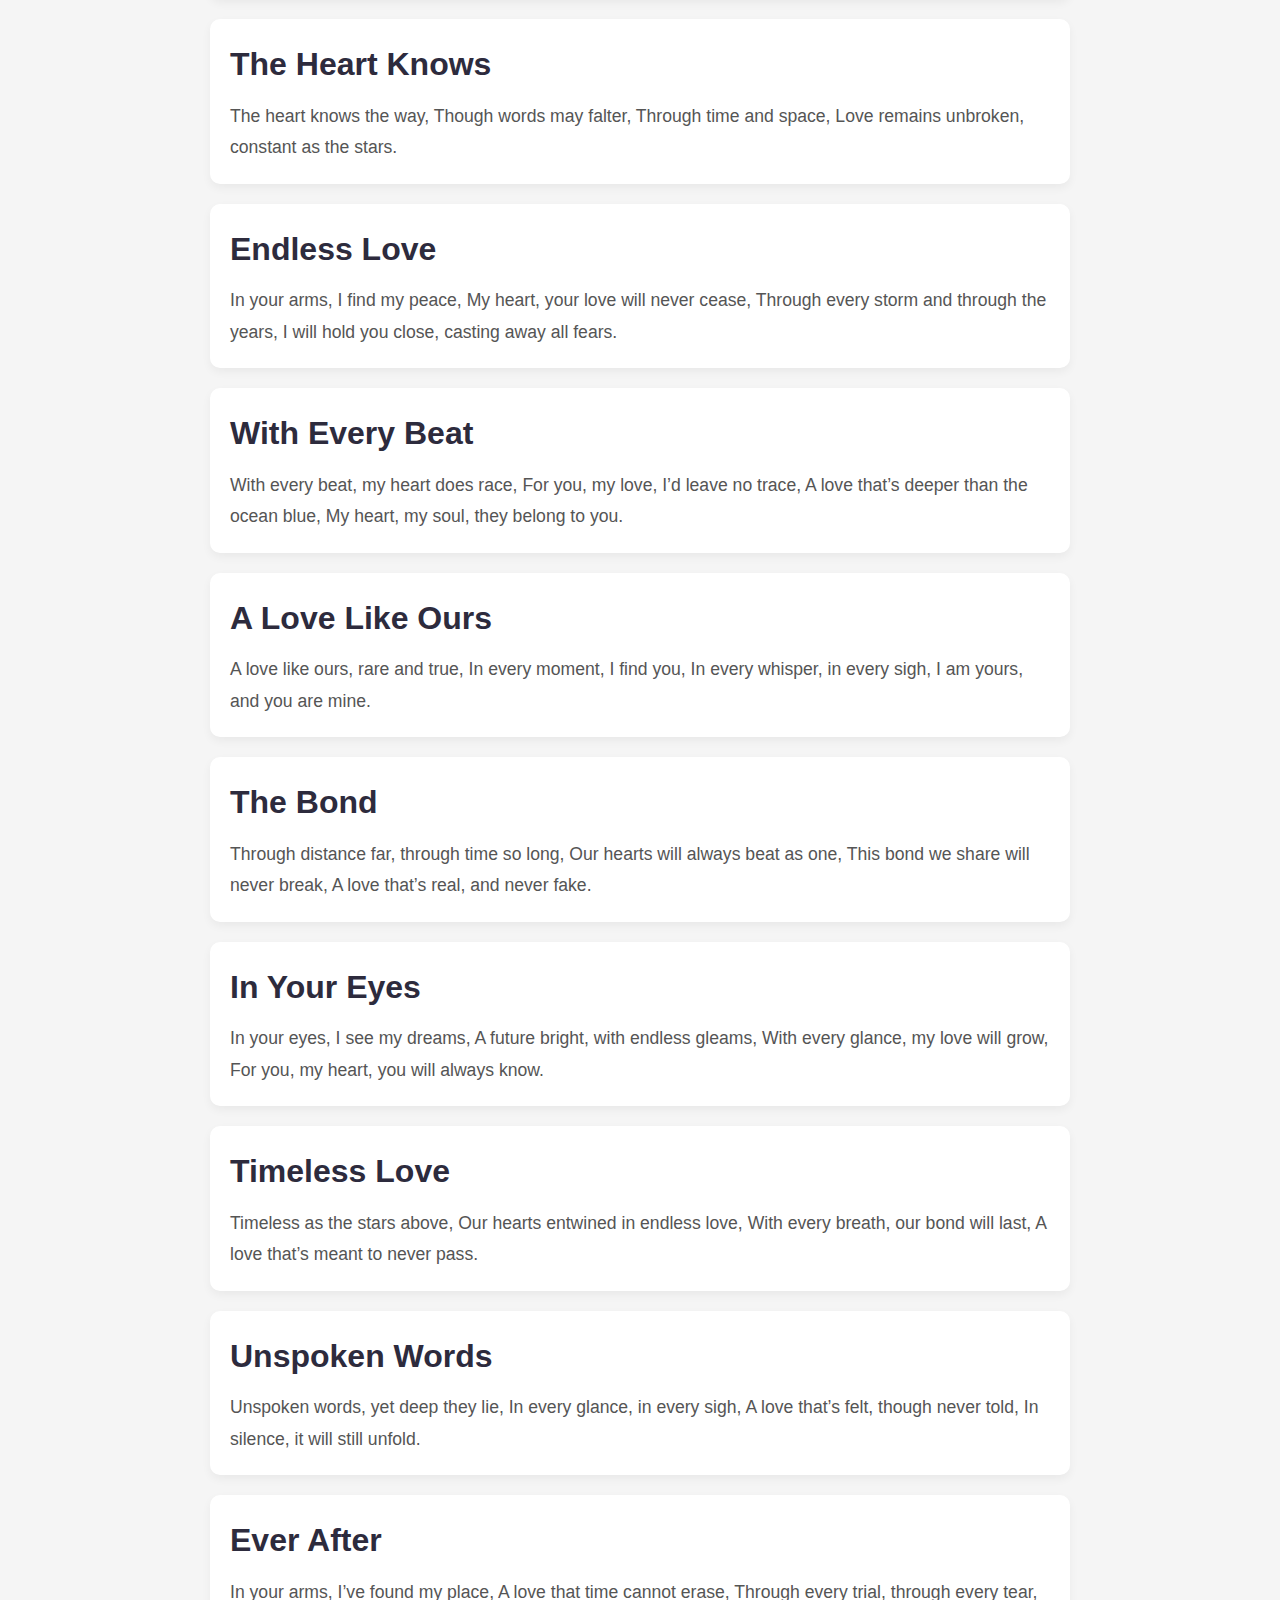
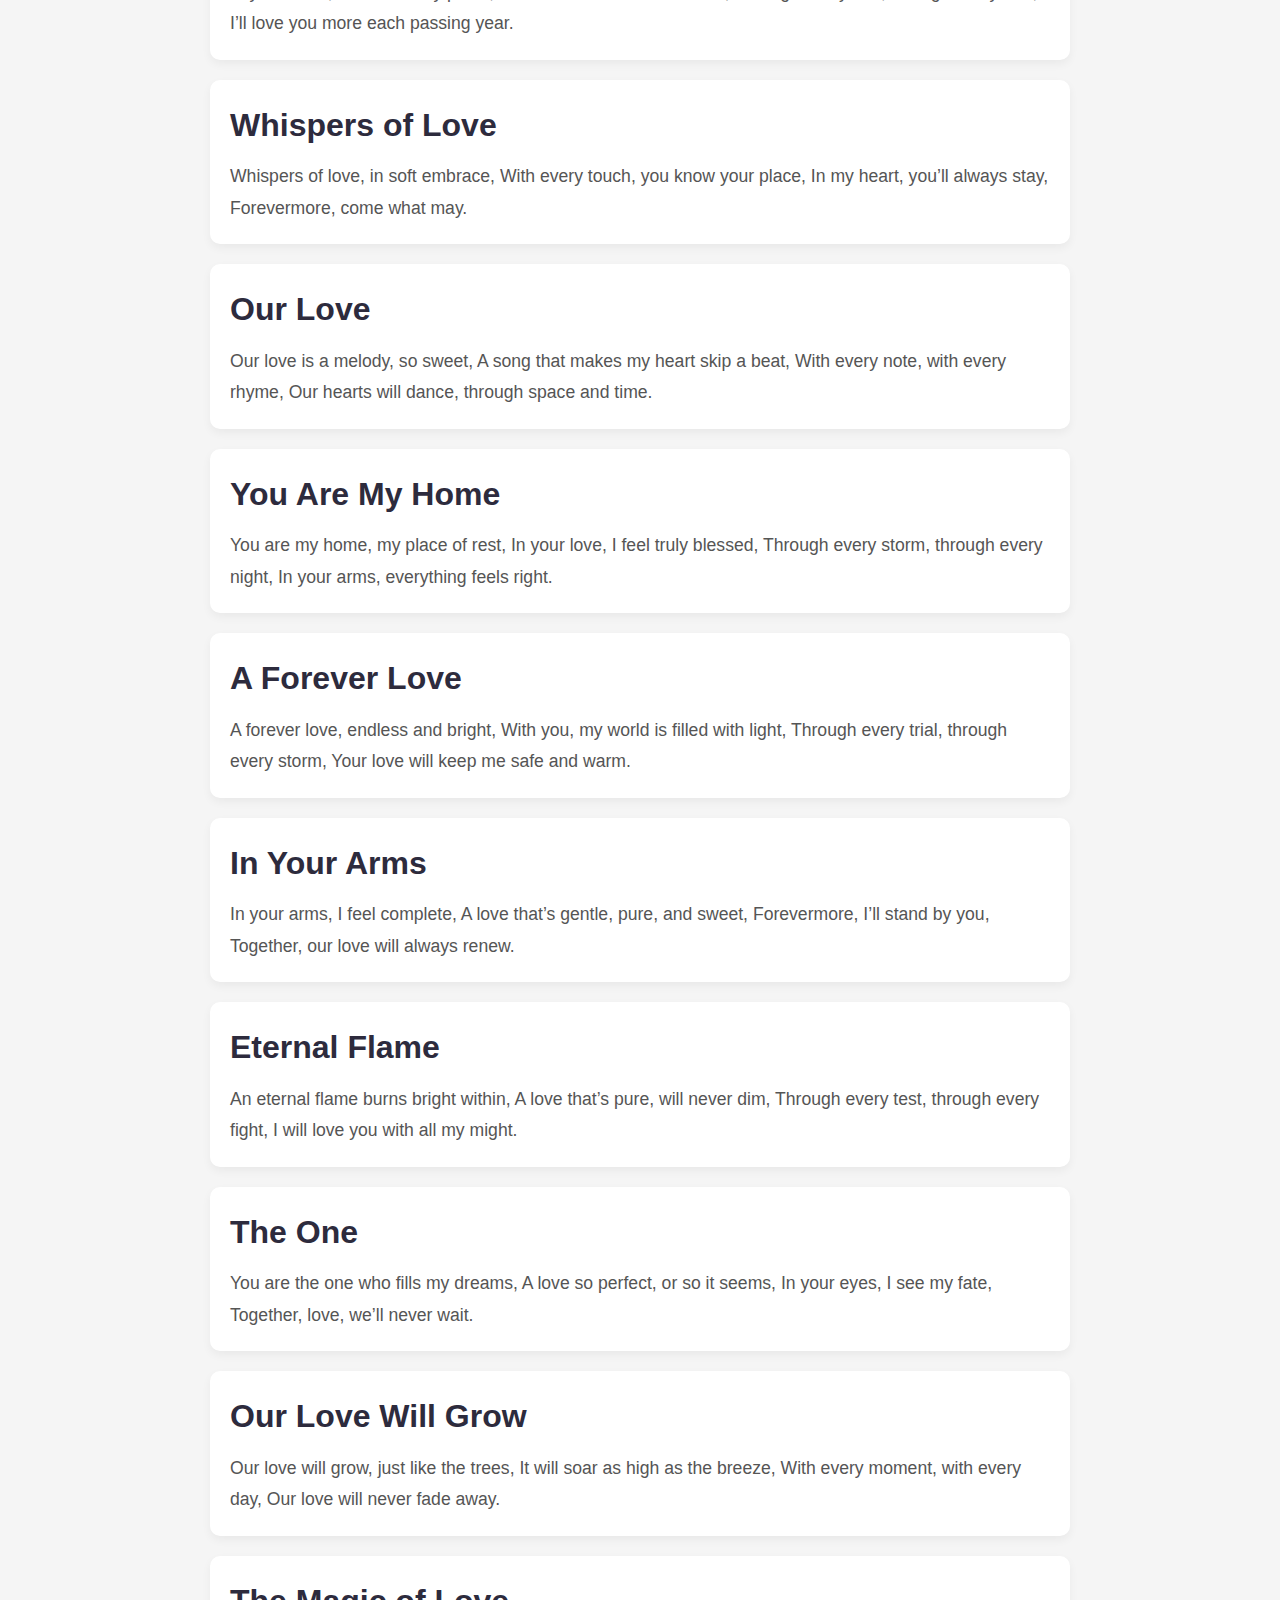
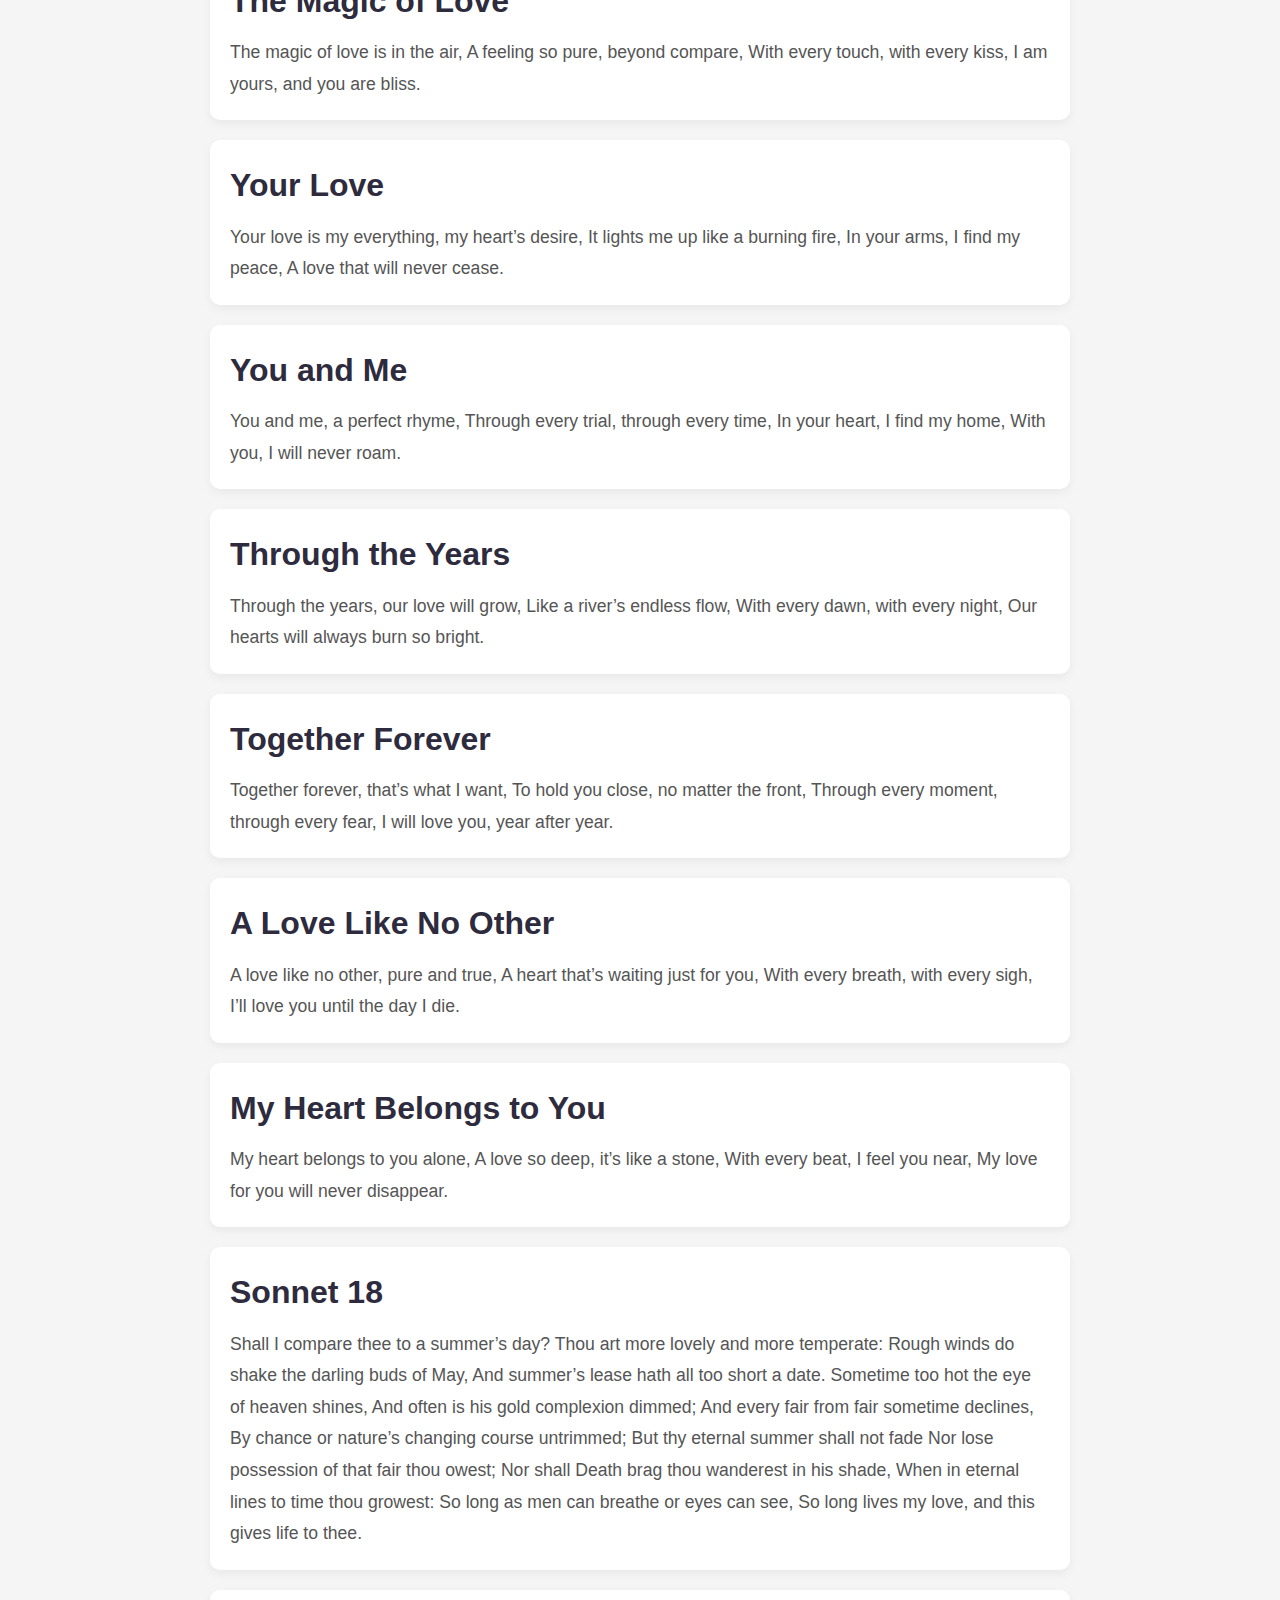
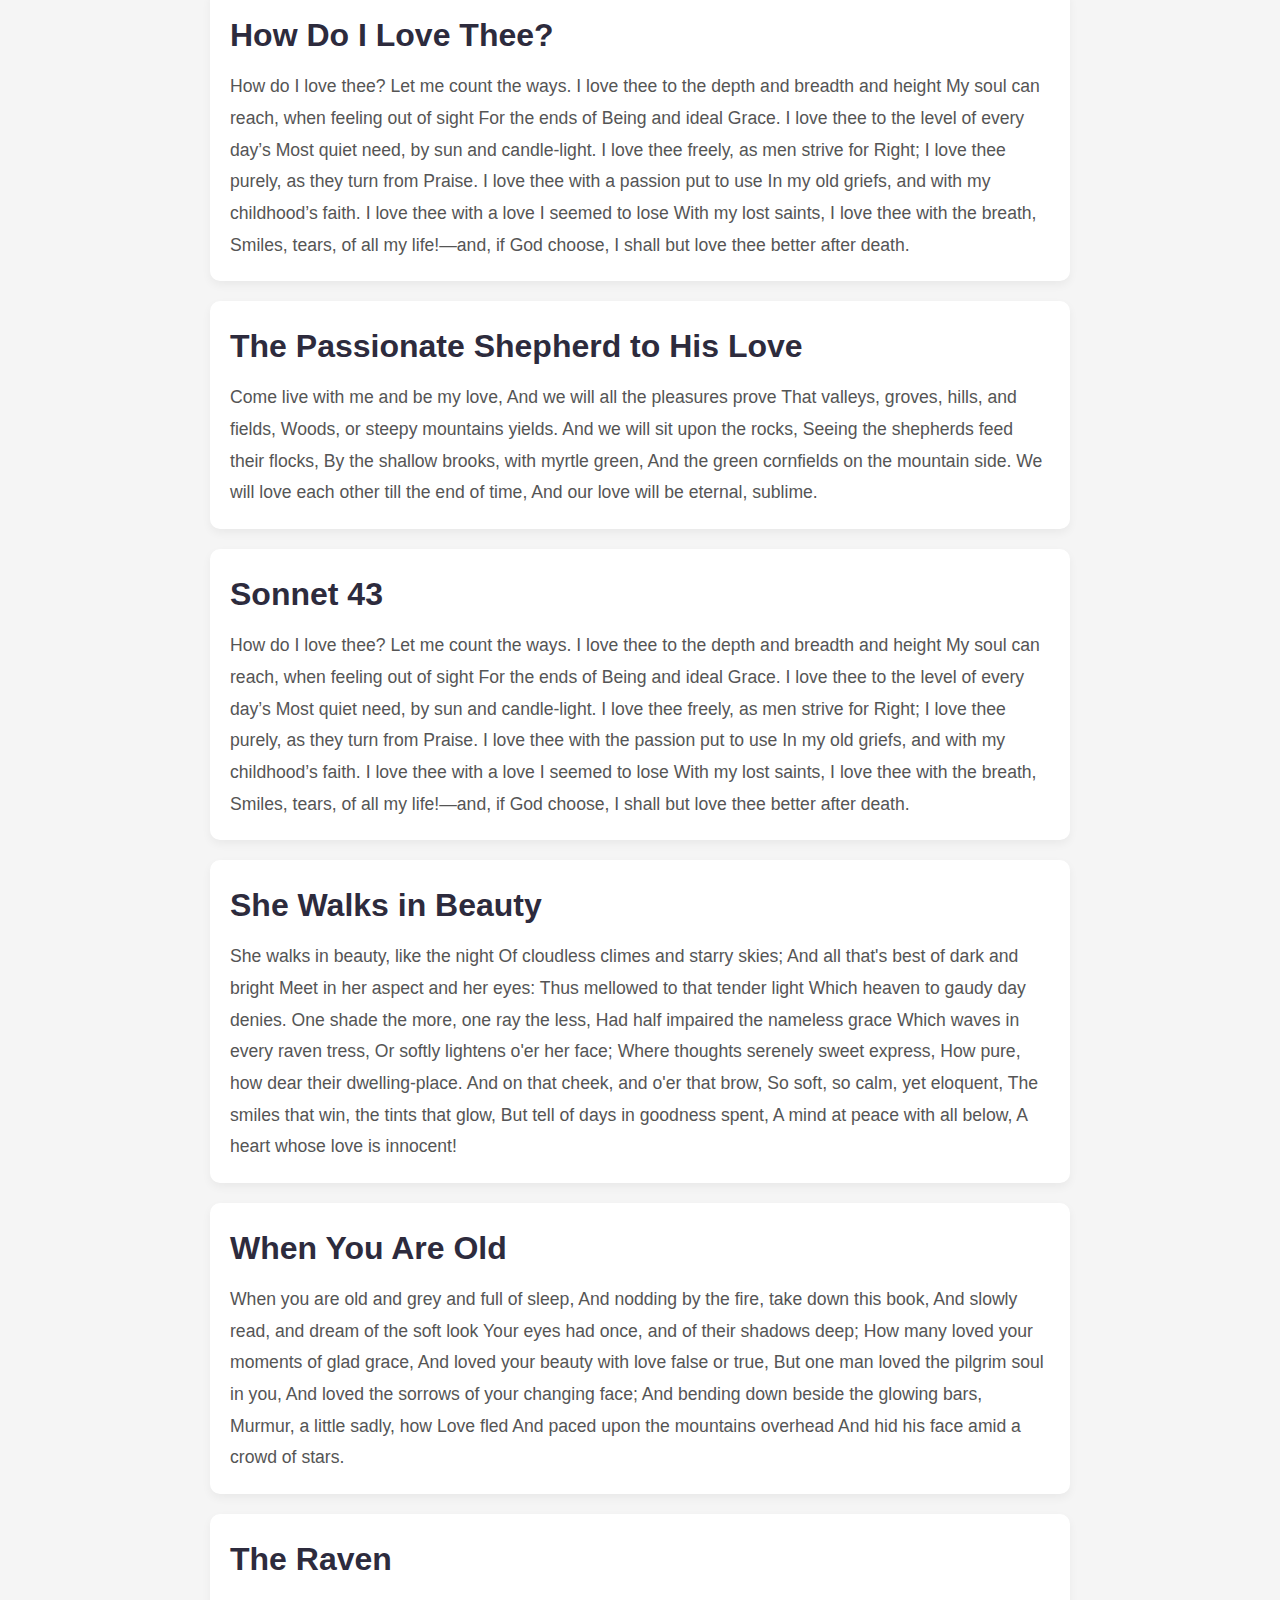
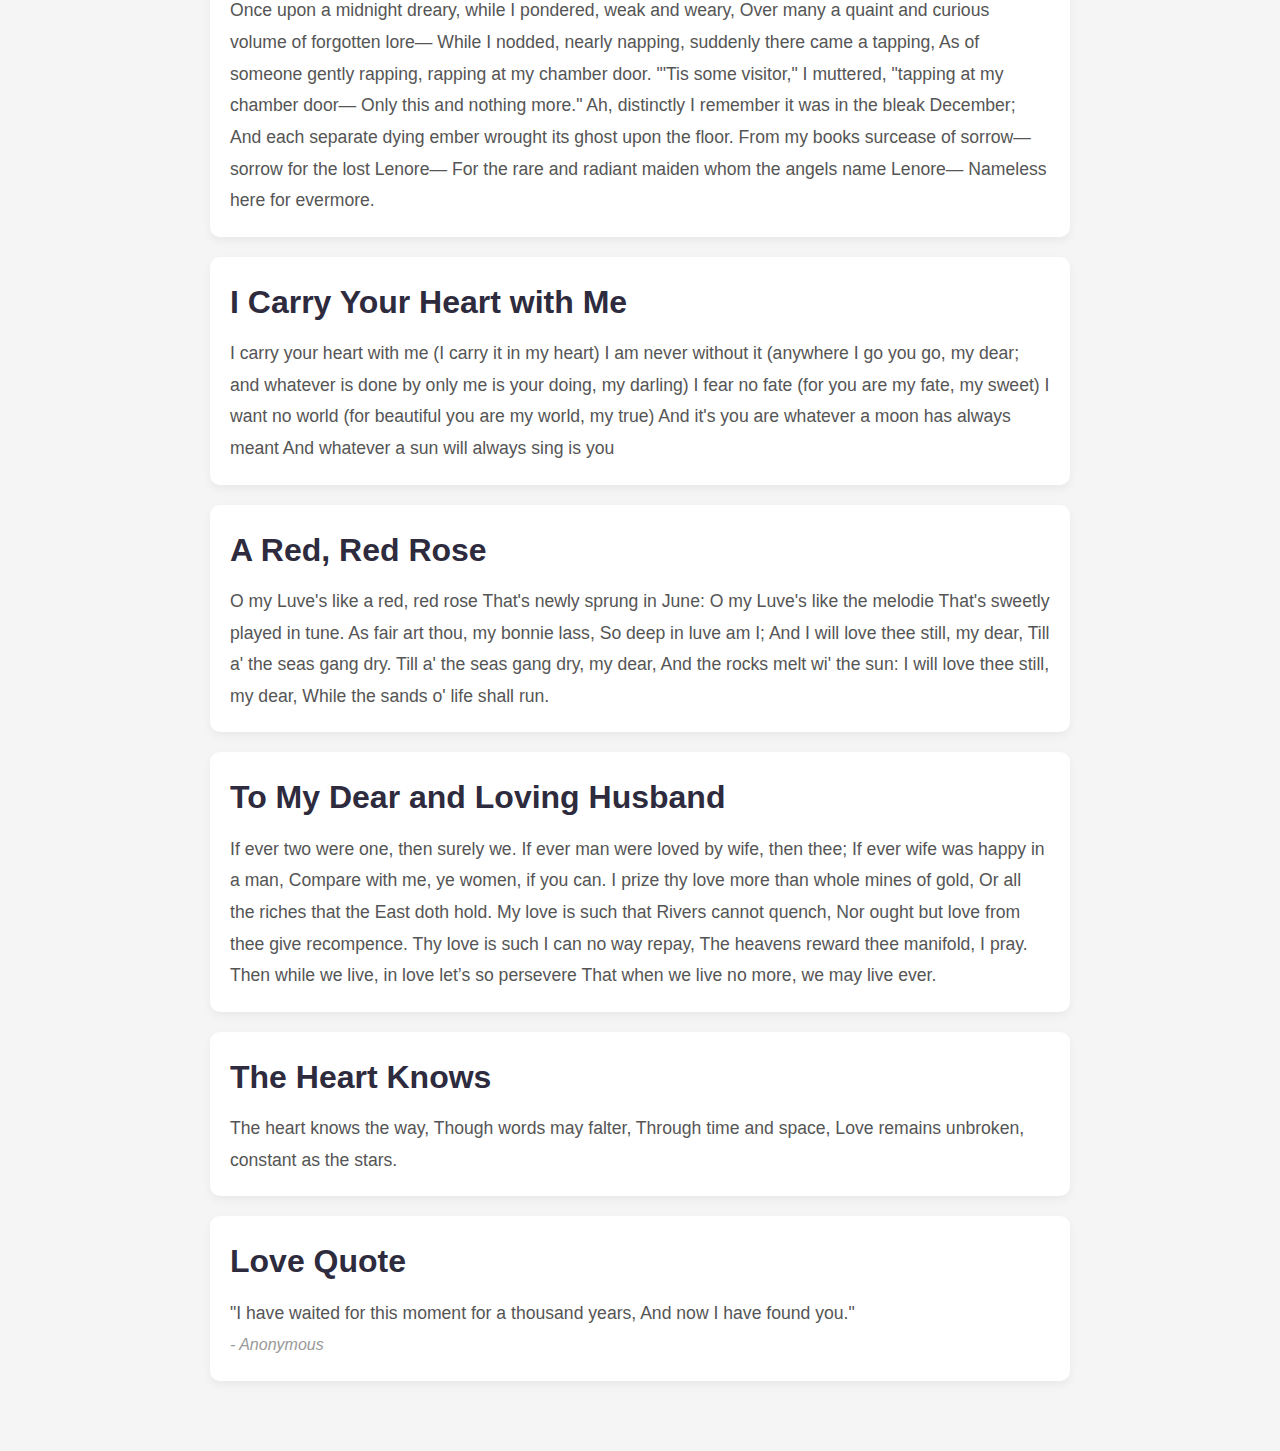
<file: LovePoemsAndQuotes.html>
<!DOCTYPE html>
<html lang="en">
<head>
  <meta charset="UTF-8">
  <meta name="viewport" content="width=device-width, initial-scale=1.0">
  <title>Love Poems and Quotes</title>
  <link rel="stylesheet" href="lovepoemsandquotes.css">
</head>
<body>
  <header>
    <h1>Love Poems & Quotes</h1>
    <p>Words that speak to the heart</p>
  </header>

  <section class="content">
    <div class="poem">
      <h2 class="title">A Love So Pure</h2>
      <p class="text">You are the dawn to my day,  
      A sweet whisper in the dark,  
      A soft caress in the air,  
      A light that ignites my heart.</p>
    </div>

    <div class="quote">
      <h2 class="title">Love Quote</h2>
      <p class="text">"Love isn't something you find. Love is something that finds you."  
      <br><span class="author">- Loretta Young</span></p>
    </div>
    <div class="quote">
        <h2 class="title">Love Quote</h2>
        <p class="text">"Love is composed of a single soul inhabiting two bodies."  
        <br><span class="author">- Aristotle</span></p>
      </div>
      
      <div class="quote">
        <h2 class="title">Love Quote</h2>
        <p class="text">"To love and be loved is to feel the sun from both sides."  
        <br><span class="author">- David Viscott</span></p>
      </div>
      
      <div class="quote">
        <h2 class="title">Love Quote</h2>
        <p class="text">"You are my today and all of my tomorrows."  
        <br><span class="author">- Leo Christopher</span></p>
      </div>
      
      <div class="quote">
        <h2 class="title">Love Quote</h2>
        <p class="text">"Love is a friendship set to music."  
        <br><span class="author">- Joseph Campbell</span></p>
      </div>
      
      <div class="quote">
        <h2 class="title">Love Quote</h2>
        <p class="text">"I have waited for this moment for a thousand years, and now I have found you."  
        <br><span class="author">- Anonymous</span></p>
      </div>
      
      <div class="quote">
        <h2 class="title">Love Quote</h2>
        <p class="text">"True love is not about perfection, it is hidden in the flaws."  
        <br><span class="author">- Anonymous</span></p>
      </div>
      
      <div class="quote">
        <h2 class="title">Love Quote</h2>
        <p class="text">"You don’t love someone because they’re perfect. You love them in spite of the fact that they’re not."  
        <br><span class="author">- Jodi Picoult</span></p>
      </div>
      
      <div class="quote">
        <h2 class="title">Love Quote</h2>
        <p class="text">"In all the world, there is no heart for me like yours. In all the world, there is no love for you like mine."  
        <br><span class="author">- Maya Angelou</span></p>
      </div>
      
      <div class="quote">
        <h2 class="title">Love Quote</h2>
        <p class="text">"We are shaped and fashioned by what we love."  
        <br><span class="author">- Johann Wolfgang von Goethe</span></p>
      </div>
      
      <div class="quote">
        <h2 class="title">Love Quote</h2>
        <p class="text">"Love isn’t something you find. Love is something that finds you."  
        <br><span class="author">- Loretta Young</span></p>
      </div>
      
      <div class="quote">
        <h2 class="title">Love Quote</h2>
        <p class="text">"The best thing to hold onto in life is each other."  
        <br><span class="author">- Audrey Hepburn</span></p>
      </div>
      
      <div class="quote">
        <h2 class="title">Love Quote</h2>
        <p class="text">"You make me feel like I can fly, just as long as you’re by my side."  
        <br><span class="author">- Anonymous</span></p>
      </div>
      
      <div class="quote">
        <h2 class="title">Love Quote</h2>
        <p class="text">"Love is not only something you feel, it is something you do."  
        <br><span class="author">- David Wilkerson</span></p>
      </div>
      
      <div class="quote">
        <h2 class="title">Love Quote</h2>
        <p class="text">"When I saw you I fell in love, and you smiled because you knew."  
        <br><span class="author">- Arrigo Boito</span></p>
      </div>
      
      <div class="quote">
        <h2 class="title">Love Quote</h2>
        <p class="text">"Love is the only reality, and it is not a mere sentiment. It is the ultimate truth that lies at the heart of creation."  
        <br><span class="author">- Rabindranath Tagore</span></p>
      </div>
      
      <div class="quote">
        <h2 class="title">Love Quote</h2>
        <p class="text">"Love is an endless act of forgiveness. Forgiveness is the key to action and freedom."  
        <br><span class="author">- Maya Angelou</span></p>
      </div>
      
      <div class="quote">
        <h2 class="title">Love Quote</h2>
        <p class="text">"Every love story is beautiful, but ours is my favorite."  
        <br><span class="author">- Anonymous</span></p>
      </div>
      
      <div class="quote">
        <h2 class="title">Love Quote</h2>
        <p class="text">"Love is the flower you’ve got to let grow."  
        <br><span class="author">- John Lennon</span></p>
      </div>
      
      <div class="quote">
        <h2 class="title">Love Quote</h2>
        <p class="text">"You don’t marry someone you can live with – you marry the person who you cannot live without."  
        <br><span class="author">- Anonymous</span></p>
      </div>
      
      <div class="quote">
        <h2 class="title">Love Quote</h2>
        <p class="text">"I love you, not only for what you are, but for what I am when I am with you."  
        <br><span class="author">- Roy Croft</span></p>
      </div>
      
      <div class="quote">
        <h2 class="title">Love Quote</h2>
        <p class="text">"I wish I could turn back the clock. I’d find you sooner and love you longer."  
        <br><span class="author">- Anonymous</span></p>
      </div>
      
      <div class="quote">
        <h2 class="title">Love Quote</h2>
        <p class="text">"Love isn’t just a feeling, it’s an action."  
        <br><span class="author">- Anonymous</span></p>
      </div>
      
      <div class="quote">
        <h2 class="title">Love Quote</h2>
        <p class="text">"When I’m with you, I feel like I’m home."  
        <br><span class="author">- Anonymous</span></p>
      </div>
      
      <div class="quote">
        <h2 class="title">Love Quote</h2>
        <p class="text">"True love is eternal, infinite, and always like itself."  
        <br><span class="author">- Honore de Balzac</span></p>
      </div>
      
      <div class="quote">
        <h2 class="title">Love Quote</h2>
        <p class="text">"I never want to stop making memories with you."  
        <br><span class="author">- Pierre Jeanty</span></p>
      </div>
      
      <div class="quote">
        <h2 class="title">Love Quote</h2>
        <p class="text">"You are the love of my life. Everything I have and everything I am is for you."  
        <br><span class="author">- Anonymous</span></p>
      </div>
      
      <div class="quote">
        <h2 class="title">Love Quote</h2>
        <p class="text">"Love does not consist of gazing at each other, but in looking outward together in the same direction."  
        <br><span class="author">- Antoine de Saint-Exupéry</span></p>
      </div>
      
      <div class="quote">
        <h2 class="title">Love Quote</h2>
        <p class="text">"Love is a many-splendored thing."  
        <br><span class="author">- Paul Simon</span></p>
      </div>
      
      <div class="quote">
        <h2 class="title">Love Quote</h2>
        <p class="text">"Where there is love, there is life."  
        <br><span class="author">- Mahatma Gandhi</span></p>
      </div>
      
      <div class="quote">
        <h2 class="title">Love Quote</h2>
        <p class="text">"Love is not about how many days, months, or years you have been together. Love is about how much you love each other every single day."  
        <br><span class="author">- Anonymous</span></p>
      </div>
      
      <div class="quote">
        <h2 class="title">Love Quote</h2>
        <p class="text">"I fell in love the way you fall asleep: slowly, and then all at once."  
        <br><span class="author">- John Green</span></p>
      </div>
      
      <div class="poem">
        <h2 class="title">The Heart Knows</h2>
        <p class="text">The heart knows the way,  
        Though words may falter,  
        Through time and space,  
        Love remains unbroken, constant as the stars.</p>
      </div>
      
      <div class="poem">
        <h2 class="title">Endless Love</h2>
        <p class="text">In your arms, I find my peace,  
        My heart, your love will never cease,  
        Through every storm and through the years,  
        I will hold you close, casting away all fears.</p>
      </div>
      
      <div class="poem">
        <h2 class="title">With Every Beat</h2>
        <p class="text">With every beat, my heart does race,  
        For you, my love, I’d leave no trace,  
        A love that’s deeper than the ocean blue,  
        My heart, my soul, they belong to you.</p>
      </div>
      
      <div class="poem">
        <h2 class="title">A Love Like Ours</h2>
        <p class="text">A love like ours, rare and true,  
        In every moment, I find you,  
        In every whisper, in every sigh,  
        I am yours, and you are mine.</p>
      </div>
      
      <div class="poem">
        <h2 class="title">The Bond</h2>
        <p class="text">Through distance far, through time so long,  
        Our hearts will always beat as one,  
        This bond we share will never break,  
        A love that’s real, and never fake.</p>
      </div>
      
      <div class="poem">
        <h2 class="title">In Your Eyes</h2>
        <p class="text">In your eyes, I see my dreams,  
        A future bright, with endless gleams,  
        With every glance, my love will grow,  
        For you, my heart, you will always know.</p>
      </div>
      
      <div class="poem">
        <h2 class="title">Timeless Love</h2>
        <p class="text">Timeless as the stars above,  
        Our hearts entwined in endless love,  
        With every breath, our bond will last,  
        A love that’s meant to never pass.</p>
      </div>
      
      <div class="poem">
        <h2 class="title">Unspoken Words</h2>
        <p class="text">Unspoken words, yet deep they lie,  
        In every glance, in every sigh,  
        A love that’s felt, though never told,  
        In silence, it will still unfold.</p>
      </div>
      
      <div class="poem">
        <h2 class="title">Ever After</h2>
        <p class="text">In your arms, I’ve found my place,  
        A love that time cannot erase,  
        Through every trial, through every tear,  
        I’ll love you more each passing year.</p>
      </div>
      
      <div class="poem">
        <h2 class="title">Whispers of Love</h2>
        <p class="text">Whispers of love, in soft embrace,  
        With every touch, you know your place,  
        In my heart, you’ll always stay,  
        Forevermore, come what may.</p>
      </div>
      
      <div class="poem">
        <h2 class="title">Our Love</h2>
        <p class="text">Our love is a melody, so sweet,  
        A song that makes my heart skip a beat,  
        With every note, with every rhyme,  
        Our hearts will dance, through space and time.</p>
      </div>
      
      <div class="poem">
        <h2 class="title">You Are My Home</h2>
        <p class="text">You are my home, my place of rest,  
        In your love, I feel truly blessed,  
        Through every storm, through every night,  
        In your arms, everything feels right.</p>
      </div>
      
      <div class="poem">
        <h2 class="title">A Forever Love</h2>
        <p class="text">A forever love, endless and bright,  
        With you, my world is filled with light,  
        Through every trial, through every storm,  
        Your love will keep me safe and warm.</p>
      </div>
      
      <div class="poem">
        <h2 class="title">In Your Arms</h2>
        <p class="text">In your arms, I feel complete,  
        A love that’s gentle, pure, and sweet,  
        Forevermore, I’ll stand by you,  
        Together, our love will always renew.</p>
      </div>
      
      <div class="poem">
        <h2 class="title">Eternal Flame</h2>
        <p class="text">An eternal flame burns bright within,  
        A love that’s pure, will never dim,  
        Through every test, through every fight,  
        I will love you with all my might.</p>
      </div>
      
      <div class="poem">
        <h2 class="title">The One</h2>
        <p class="text">You are the one who fills my dreams,  
        A love so perfect, or so it seems,  
        In your eyes, I see my fate,  
        Together, love, we’ll never wait.</p>
      </div>
      
      <div class="poem">
        <h2 class="title">Our Love Will Grow</h2>
        <p class="text">Our love will grow, just like the trees,  
        It will soar as high as the breeze,  
        With every moment, with every day,  
        Our love will never fade away.</p>
      </div>
      
      <div class="poem">
        <h2 class="title">The Magic of Love</h2>
        <p class="text">The magic of love is in the air,  
        A feeling so pure, beyond compare,  
        With every touch, with every kiss,  
        I am yours, and you are bliss.</p>
      </div>
      
      <div class="poem">
        <h2 class="title">Your Love</h2>
        <p class="text">Your love is my everything, my heart’s desire,  
        It lights me up like a burning fire,  
        In your arms, I find my peace,  
        A love that will never cease.</p>
      </div>
      
      <div class="poem">
        <h2 class="title">You and Me</h2>
        <p class="text">You and me, a perfect rhyme,  
        Through every trial, through every time,  
        In your heart, I find my home,  
        With you, I will never roam.</p>
      </div>
      
      <div class="poem">
        <h2 class="title">Through the Years</h2>
        <p class="text">Through the years, our love will grow,  
        Like a river’s endless flow,  
        With every dawn, with every night,  
        Our hearts will always burn so bright.</p>
      </div>
      
      <div class="poem">
        <h2 class="title">Together Forever</h2>
        <p class="text">Together forever, that’s what I want,  
        To hold you close, no matter the front,  
        Through every moment, through every fear,  
        I will love you, year after year.</p>
      </div>
      
      <div class="poem">
        <h2 class="title">A Love Like No Other</h2>
        <p class="text">A love like no other, pure and true,  
        A heart that’s waiting just for you,  
        With every breath, with every sigh,  
        I’ll love you until the day I die.</p>
      </div>
      
      <div class="poem">
        <h2 class="title">My Heart Belongs to You</h2>
        <p class="text">My heart belongs to you alone,  
        A love so deep, it’s like a stone,  
        With every beat, I feel you near,  
        My love for you will never disappear.</p>
      </div>
      
      <div class="poem">
        <h2 class="title">Sonnet 18</h2>
        <p class="text">Shall I compare thee to a summer’s day?  
        Thou art more lovely and more temperate:  
        Rough winds do shake the darling buds of May,  
        And summer’s lease hath all too short a date.  
        Sometime too hot the eye of heaven shines,  
        And often is his gold complexion dimmed;  
        And every fair from fair sometime declines,  
        By chance or nature’s changing course untrimmed;  
        But thy eternal summer shall not fade  
        Nor lose possession of that fair thou owest;  
        Nor shall Death brag thou wanderest in his shade,  
        When in eternal lines to time thou growest:  
        So long as men can breathe or eyes can see,  
        So long lives my love, and this gives life to thee.</p>
      </div>
      
      <div class="poem">
        <h2 class="title">How Do I Love Thee?</h2>
        <p class="text">How do I love thee? Let me count the ways.  
        I love thee to the depth and breadth and height  
        My soul can reach, when feeling out of sight  
        For the ends of Being and ideal Grace.  
        I love thee to the level of every day’s  
        Most quiet need, by sun and candle-light.  
        I love thee freely, as men strive for Right;  
        I love thee purely, as they turn from Praise.  
        I love thee with a passion put to use  
        In my old griefs, and with my childhood’s faith.  
        I love thee with a love I seemed to lose  
        With my lost saints, I love thee with the breath,  
        Smiles, tears, of all my life!—and, if God choose,  
        I shall but love thee better after death.</p>
      </div>
      
      <div class="poem">
        <h2 class="title">The Passionate Shepherd to His Love</h2>
        <p class="text">Come live with me and be my love,  
        And we will all the pleasures prove  
        That valleys, groves, hills, and fields,  
        Woods, or steepy mountains yields.  
        And we will sit upon the rocks,  
        Seeing the shepherds feed their flocks,  
        By the shallow brooks, with myrtle green,  
        And the green cornfields on the mountain side.  
        We will love each other till the end of time,  
        And our love will be eternal, sublime.</p>
      </div>
      
      <div class="poem">
        <h2 class="title">Sonnet 43</h2>
        <p class="text">How do I love thee? Let me count the ways.  
        I love thee to the depth and breadth and height  
        My soul can reach, when feeling out of sight  
        For the ends of Being and ideal Grace.  
        I love thee to the level of every day’s  
        Most quiet need, by sun and candle-light.  
        I love thee freely, as men strive for Right;  
        I love thee purely, as they turn from Praise.  
        I love thee with the passion put to use  
        In my old griefs, and with my childhood’s faith.  
        I love thee with a love I seemed to lose  
        With my lost saints, I love thee with the breath,  
        Smiles, tears, of all my life!—and, if God choose,  
        I shall but love thee better after death.</p>
      </div>
      
      <div class="poem">
        <h2 class="title">She Walks in Beauty</h2>
        <p class="text">She walks in beauty, like the night  
        Of cloudless climes and starry skies;  
        And all that's best of dark and bright  
        Meet in her aspect and her eyes:  
        Thus mellowed to that tender light  
        Which heaven to gaudy day denies.  
        One shade the more, one ray the less,  
        Had half impaired the nameless grace  
        Which waves in every raven tress,  
        Or softly lightens o'er her face;  
        Where thoughts serenely sweet express,  
        How pure, how dear their dwelling-place.  
        And on that cheek, and o'er that brow,  
        So soft, so calm, yet eloquent,  
        The smiles that win, the tints that glow,  
        But tell of days in goodness spent,  
        A mind at peace with all below,  
        A heart whose love is innocent!</p>
      </div>
      
      <div class="poem">
        <h2 class="title">When You Are Old</h2>
        <p class="text">When you are old and grey and full of sleep,  
        And nodding by the fire, take down this book,  
        And slowly read, and dream of the soft look  
        Your eyes had once, and of their shadows deep;  
        How many loved your moments of glad grace,  
        And loved your beauty with love false or true,  
        But one man loved the pilgrim soul in you,  
        And loved the sorrows of your changing face;  
        And bending down beside the glowing bars,  
        Murmur, a little sadly, how Love fled  
        And paced upon the mountains overhead  
        And hid his face amid a crowd of stars.</p>
      </div>
      
      <div class="poem">
        <h2 class="title">The Raven</h2>
        <p class="text">Once upon a midnight dreary, while I pondered, weak and weary,  
        Over many a quaint and curious volume of forgotten lore—  
        While I nodded, nearly napping, suddenly there came a tapping,  
        As of someone gently rapping, rapping at my chamber door.  
        "'Tis some visitor," I muttered, "tapping at my chamber door—  
        Only this and nothing more."  
        Ah, distinctly I remember it was in the bleak December;  
        And each separate dying ember wrought its ghost upon the floor.  
        From my books surcease of sorrow—sorrow for the lost Lenore—  
        For the rare and radiant maiden whom the angels name Lenore—  
        Nameless here for evermore.</p>
      </div>
      
      <div class="poem">
        <h2 class="title">I Carry Your Heart with Me</h2>
        <p class="text">I carry your heart with me (I carry it in my heart)  
        I am never without it (anywhere I go you go, my dear; and whatever is done by only me is your doing, my darling)  
        I fear no fate (for you are my fate, my sweet)  
        I want no world (for beautiful you are my world, my true)  
        And it's you are whatever a moon has always meant  
        And whatever a sun will always sing is you</p>
      </div>
      
      <div class="poem">
        <h2 class="title">A Red, Red Rose</h2>
        <p class="text">O my Luve's like a red, red rose  
        That's newly sprung in June:  
        O my Luve's like the melodie  
        That's sweetly played in tune.  
        
        As fair art thou, my bonnie lass,  
        So deep in luve am I;  
        And I will love thee still, my dear,  
        Till a' the seas gang dry.  
        
        Till a' the seas gang dry, my dear,  
        And the rocks melt wi' the sun:  
        I will love thee still, my dear,  
        While the sands o' life shall run.</p>
      </div>
      
      <div class="poem">
        <h2 class="title">To My Dear and Loving Husband</h2>
        <p class="text">If ever two were one, then surely we.  
        If ever man were loved by wife, then thee;  
        If ever wife was happy in a man,  
        Compare with me, ye women, if you can.  
        I prize thy love more than whole mines of gold,  
        Or all the riches that the East doth hold.  
        My love is such that Rivers cannot quench,  
        Nor ought but love from thee give recompence.  
        Thy love is such I can no way repay,  
        The heavens reward thee manifold, I pray.  
        Then while we live, in love let’s so persevere  
        That when we live no more, we may live ever.</p>
      </div>
      

    <div class="poem">
      <h2 class="title">The Heart Knows</h2>
      <p class="text">The heart knows the way,  
      Though words may falter,  
      Through time and space,  
      Love remains unbroken, constant as the stars.</p>
    </div>

    <div class="quote">
      <h2 class="title">Love Quote</h2>
      <p class="text">"I have waited for this moment for a thousand years,  
      And now I have found you."  
      <br><span class="author">- Anonymous</span></p>
    </div>
  </section>

  <footer>
    <p>&copy; 2024 Love Poems & Quotes. All Rights Reserved.</p>
  </footer>
</body>
</html>
</file>
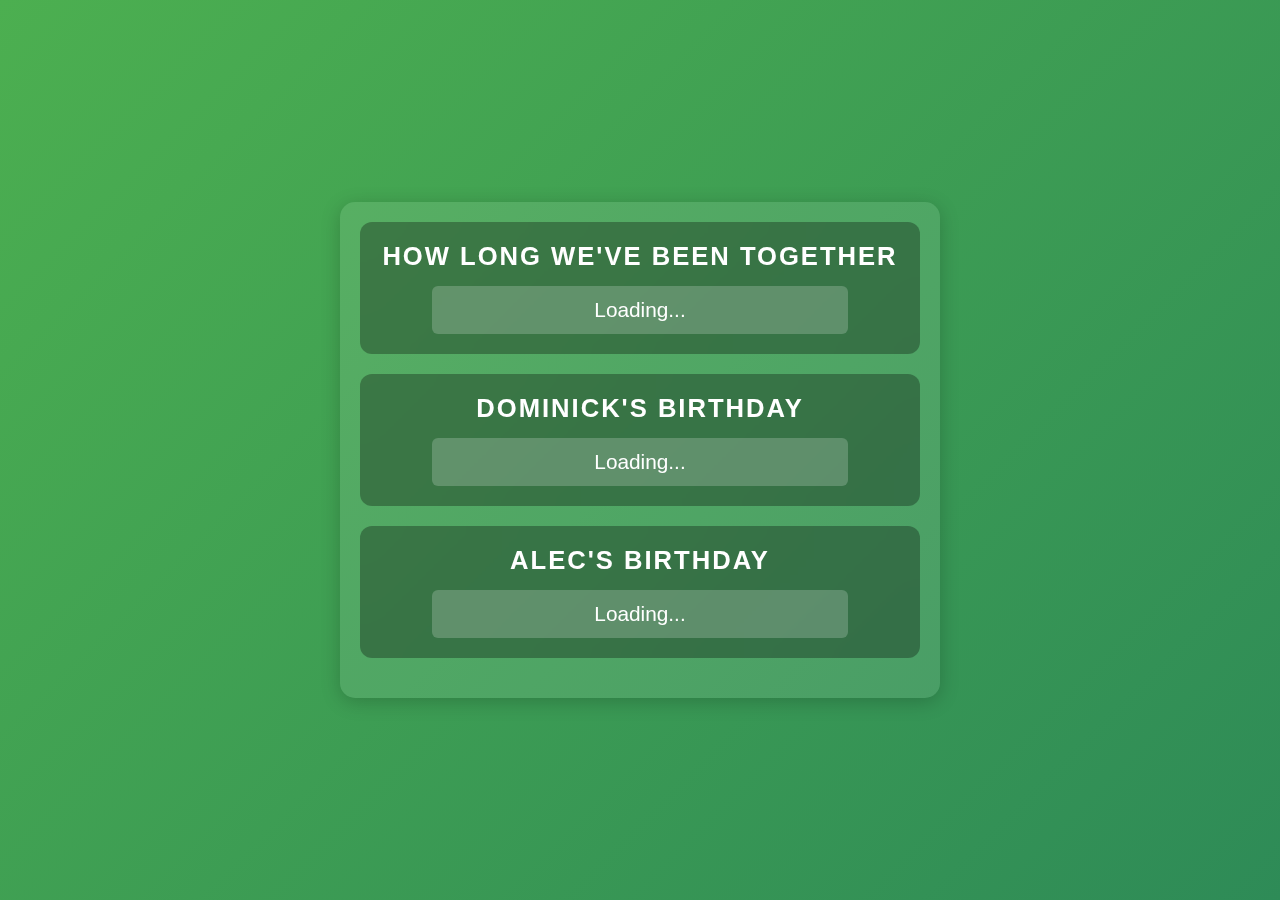
<file: LoveStats.html>
<!DOCTYPE html>
<html lang="en">
<head>
    <meta charset="UTF-8">
    <meta name="viewport" content="width=device-width, initial-scale=1.0">
    <title>Love Stats</title>
    <link rel="stylesheet" href="lovestats.css"> <!-- Link to your CSS file -->
</head>
<body>
    <div class="container">
        <div class="time-together">
            <h3>How Long We've Been Together</h3>
            <div id="time-together">Loading...</div>
        </div>
    
        <div class="birthday-timers">
            <div class="timer-header">
                <h3>Dominick's Birthday</h3>
            </div>
            <div id="dom-birthday-countdown">Loading...</div>
        </div>
    
        <div class="birthday-timers">
            <div class="timer-header">
                <h3>Alec's Birthday</h3>
            </div>
            <div id="alec-birthday-countdown">Loading...</div>
        </div>
    </div>
    
    </div>

    <script src="lovestats.js"></script> <!-- Link to your JavaScript file -->
</body>
</html>
</file>
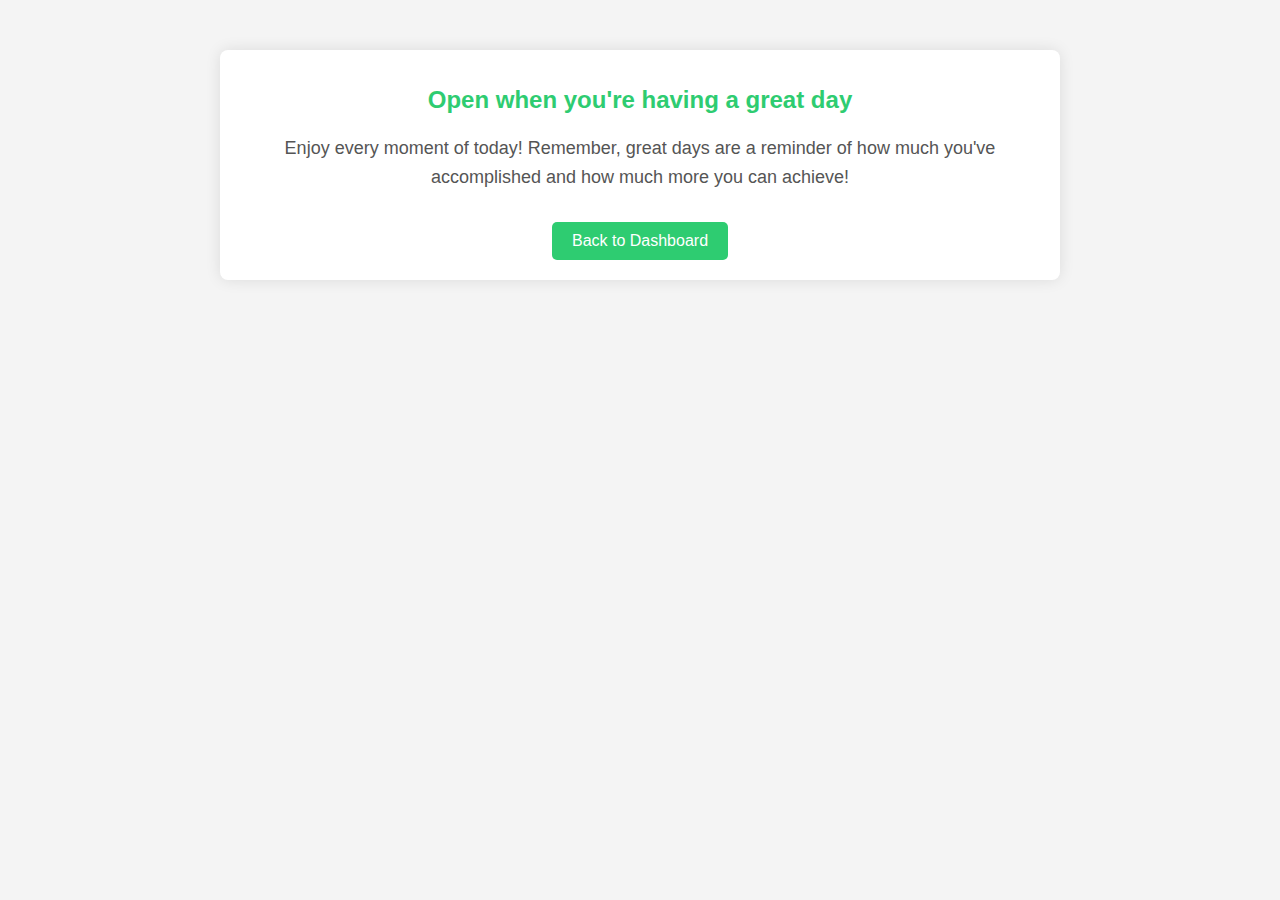
<file: message10.html>
<!DOCTYPE html>
<html lang="en">
<head>
    <meta charset="UTF-8">
    <meta name="viewport" content="width=device-width, initial-scale=1.0">
    <title>Message 10: Open when you're having a great day</title>
    <link rel="stylesheet" href="message10.css">
</head>
<body>
    <div class="message-container">
        <h1>Open when you're having a great day</h1>
        <div class="message-content">
            <!-- Insert your message here -->
            <p>Enjoy every moment of today! Remember, great days are a reminder of how much you've accomplished and how much more you can achieve!</p>
        </div>
        <div class="button-container">
            <a href="Openwhenmessages1.html" class="back-button">Back to Dashboard</a>
        </div>
    </div>
</body>
</html>
</file>
<file: website.css>
body, html {
    margin: 0;
    padding: 0;
    font-family: 'Segoe UI', Tahoma, Geneva, Verdana, sans-serif; /* Modern, clean font */
    line-height: 1.6; /* Improved line height for better readability */
    scroll-behavior: smooth; /* Smooth scrolling for a more seamless user experience */
    background-color: #f4f4f9; /* Soft, neutral background color for a modern feel */
}

/* Global Text Styling */
* {
    box-sizing: border-box; /* Ensures padding and border do not affect element width/height */
}

h1, h2, h3, h4, h5, h6 {
    font-family: 'Poppins', Arial, sans-serif; /* A modern, clean typeface for headings */
    font-weight: 600; /* Bold, yet not too heavy for modern aesthetics */
    letter-spacing: 1px; /* Adds spacing between characters for a more refined look */
    color: #333; /* Dark grey for subtle contrast */
    margin-top: 0;
}

p {
    font-size: 1.1em; /* Slightly larger text for better readability */
    color: #555; /* Soft grey text for better contrast without being too harsh */
    margin-bottom: 1em;
}

/* Link Styling */
a {
    text-decoration: none;
    color: #2c343a; /* Modern blue color */
    transition: color 0.3s ease-in-out;
}

/* Hover effect for links */
a:hover {
    color: #374147; /* Slightly darker blue on hover */
}

/* Responsive design for text size */
@media (max-width: 768px) {
    h1 {
        font-size: 2em;
    }
    
    p {
        font-size: 1em; /* Adjust text size for smaller screens */
    }
}
.hero-heading {
    text-align: center; /* Center the heading */
    font-size: 5em; /* Large font size for prominence */
    color: #333; /* Dark grey color for a modern look */
    font-weight: 700; /* Bold weight for emphasis */
    font-family: 'Poppins', sans-serif; /* Modern, clean font */
    letter-spacing: 2px; /* Adds spacing between letters for a refined, open look */
    text-transform: uppercase; /* All caps for a more sophisticated appearance */
    margin-top: 0; /* Remove top margin */
    margin-bottom: 0.5em; /* Small bottom margin for spacing */
    line-height: 1.2; /* Adjust line-height for readability */
    transition: all 0.3s ease; /* Smooth transition for hover effect */
}

/* Hover effect for a modern interactive touch */
.hero-heading:hover {
    color: #3498db; /* Change color on hover for interactivity */
    transform: scale(1.05); /* Slight scaling effect on hover */
}
/* Greeting Message styling */
.greeting-message {
    font-size: 2.5rem; /* Slightly larger for prominence */
    color: #333; /* Dark gray color for contrast */
    font-weight: 600; /* Semi-bold for a modern touch */
    letter-spacing: 1px; /* Adds space between letters for clarity */
    text-align: center;
    margin-bottom: 20px; /* Space between greeting and love message */
    opacity: 0; /* Initially hidden for fade-in animation */
    animation: fadeIn 1s ease-in-out forwards; /* Smooth fade-in animation */
}

/* Love Message styling */
.love-message {
    font-size: 3rem; /* Larger text for emphasis */
    color: #a11609; /* Soft coral color for a modern, warm feel */
    font-weight: 700; /* Bold to stand out */
    text-align: center;
    opacity: 0; /* Initially hidden for fade-in animation */
    animation: fadeIn 1.5s ease-in-out forwards; /* Delayed fade-in animation */
    transition: transform 0.3s ease; /* Smooth transform effect on hover */
}

/* Animation for fade-in */
@keyframes fadeIn {
    from {
        opacity: 0;
    }
    to {
        opacity: 1;
    }
}

/* Hover effect for love message */
.love-message:hover {
    transform: scale(1.1); /* Slightly increases size on hover */
}

/* Optional styling for responsiveness */
@media screen and (max-width: 768px) {
    .greeting-message {
        font-size: 2rem; /* Smaller font size on smaller screens */
    }

    .love-message {
        font-size: 2.5rem; /* Adjust size for mobile devices */
    }
}

header {
    position: fixed;
    top: 0; /* Ensures it stays at the top */
    width: 100%;
    background: rgba(0, 0, 0, 0.85); /* Slightly darker for better contrast */
    color: white;
    padding: 1.5em 0; /* Increased padding for a more spacious and refined look */
    text-align: center;
    z-index: 1000;
    box-shadow: 0 4px 15px rgba(0, 0, 0, 0.2); /* Subtle shadow for depth */
    -webkit-backdrop-filter: blur(10px); /* Adds a blurred background effect for Safari */
    backdrop-filter: blur(10px); /* Adds a blurred background effect */
}

/* Header Text */
header h1 {
    font-size: 2em; /* Larger font size for prominent visibility */
    font-weight: 600; /* Medium font weight for a modern look */
    letter-spacing: 1px; /* Slight spacing for clarity */
    text-transform: uppercase; /* Adds a sophisticated touch */
    margin: 0;
    color: #f0f0f0; /* Light color to contrast with background */
}

/* Subheading or tagline (optional) */
header p {
    font-size: 1.2em; /* Slightly smaller but still prominent */
    font-weight: 400; /* Regular weight for contrast with the heading */
    margin-top: 0.5em;
    color: #d0d0d0; /* Soft grey for a refined feel */
}
nav {
    background-color: #2d2d2d; /* Dark, sophisticated background */
    padding: 20px;
    box-shadow: 0 4px 10px rgba(0, 0, 0, 0.1); /* Subtle shadow for depth */
}

/* Navigation Menu List */
nav ul {
    list-style: none;
    display: flex;
    justify-content: center; /* Center the items */
    align-items: center;
}

/* Navigation Menu Items */
nav ul li {
    margin: 0 20px; /* Ample space between items */
}

/* Links inside Menu Items */
nav ul li a {
    color: white;
    text-decoration: none;
    font-size: 1.2em; /* Modern font size */
    font-weight: 500; /* Slightly bolder text for emphasis */
    transition: all 0.3s ease; /* Smooth transition effect */
    position: relative; /* Needed for underline effect */
}

/* Hover Effects for Links */
nav ul li a:hover {
    color: #50b3a2; /* Soft teal color on hover */
}

/* Underline effect on hover (Subtle yet sophisticated) */
nav ul li a::after {
    content: "";
    position: absolute;
    bottom: -5px;
    left: 0;
    width: 100%;
    height: 2px;
    background-color: #50b3a2; /* Teal underline */
    transform: scaleX(0);
    transform-origin: bottom right;
    transition: transform 0.3s ease;
}

nav ul li a:hover::after {
    transform: scaleX(1);
    transform-origin: bottom left;
}


/* About Section Container */
/* Hamburger Menu */
/* Hamburger Menu Wrapper */
/* Hamburger Menu Wrapper */
.hamburger-menu {
    position: relative;
    z-index: 100;
}

/* Menu Icon Styling (larger button) */
.menu-icon {
    display: flex;
    flex-direction: column;
    justify-content: space-between;
    align-items: center;
    width: 45px; /* Increased width for a larger button */
    height: 40px; /* Increased height for better spacing and better alignment of bars */
    cursor: pointer;
    z-index: 10;
    transition: transform 0.3s ease; /* Smooth transition for interaction */
}

/* Nav Icon Bars Styling */
.nav-icon {
    width: 45px; /* Adjusted width to match the larger button */
    height: 6px; /* Increased height for the bars to look more proportional */
    background-color: #333; /* Neutral dark color for contrast */
    border-radius: 5px; /* Rounded edges for a modern appearance */
    transition: all 0.3s ease; /* Smooth transitions for animation */
    position: relative;
}

/* Additional bar styling (pseudo elements for before/after transformations) */
.nav-icon::before,
.nav-icon::after {
    content: "";
    position: absolute;
    width: 45px; /* Match the width of the main bar */
    height: 6px; /* Adjusted height to match the larger button */
    background-color: #333;
    border-radius: 5px;
    transition: all 0.3s ease;
}

/* Position before and after bars */
.nav-icon::before {
    top: -10px; /* Space above the main bar */
}

.nav-icon::after {
    top: 10px; /* Space below the main bar */
}

/* Menu Styling */
.menu {
    display: none;  /* Hide menu by default */
    position: absolute;
    top: 50px; /* Position below the hamburger icon */
    right: 0;
    background-color: #333;
    width: 250px; /* Menu width */
    max-height: 100vh; /* Ensure menu does not overflow the viewport */
    overflow-y: auto; /* Allow scrolling if necessary */
    padding: 15px;
    border-radius: 5px;
    box-shadow: 0 4px 6px rgba(0, 0, 0, 0.1);
    z-index: 1100; /* Ensure the menu appears above other elements */
    transition: all 0.3s ease;
}

/* Menu Items Styling */
.menu ul {
    list-style-type: none;
    padding: 0;
    margin: 0;
    display: flex;
    flex-direction: column;  /* Stack links vertically */
}

.menu ul li {
    margin: 10px 0;  /* Space between items */
}

.menu ul li a {
    color: #fff;
    text-decoration: none;
    font-size: 16px;
    display: block;
    padding: 10px;
    border-radius: 5px;
    transition: background-color 0.3s ease;
}

/* Link hover effect */
.menu ul li a:hover {
    background-color: #555; /* Slight background change on hover */
}

/* Show menu when checkbox is checked */
#menu-toggle:checked + .menu-icon + .menu {
    display: block;
}

/* Hamburger Icon Transforms when Menu is Open */
#menu-toggle:checked + .menu-icon .nav-icon {
    background-color: transparent; /* Hide the middle bar */
}

/* Transform top and bottom bars into 'X' */
#menu-toggle:checked + .menu-icon .nav-icon::before {
    transform: rotate(45deg); /* Rotate the top bar */
    top: 0; /* Adjust position to align with middle */
}

#menu-toggle:checked + .menu-icon .nav-icon::after {
    transform: rotate(-45deg); /* Rotate the bottom bar */
    top: 0; /* Adjust position */
}

/* Mobile Responsiveness */
@media (max-width: 768px) {
    /* Adjust the hamburger icon for smaller screens */
    .menu-icon {
        width: 50px; /* Increase the size for easier interaction */
        height: 45px;
    }

    /* Adjust the menu positioning and size on smaller screens */
    .menu {
        top: 50px;
        right: 10px;
        width: 220px;
    }

    /* Style links for smaller screens */
    .menu ul li a {
        font-size: 16px;
    }
}

#about-btn {
    display: inline-flex;
    justify-content: center;
    align-items: center;
    padding: 16px 35px; /* Adjusted padding for a larger and more balanced button */
    font-size: 1em; /* More readable font size */
    background-color: #333; /* Sophisticated dark background color */
    color: white;
    text-align: center;
    text-decoration: none;
    border-radius: 50px; /* Pill-shaped rounded corners for a sleek look */
    box-shadow: 0 4px 8px rgba(0, 0, 0, 0.1); /* Light shadow for depth */
    transition: background-color 0.3s ease, transform 0.3s ease, box-shadow 0.3s ease;
    white-space: nowrap;
    position: absolute;
    left: 50%; /* Center the button horizontally */
    transform: translateX(-50%); /* Adjust to perfect centering, removing any horizontal movement */
    top: 10px; /* Adjusted position for better visual alignment */
    z-index: 1100; /* Ensure the button appears above background images */
}

/* Hover Effect */
#about-btn:hover {
    background-color: #444; /* Slightly lighter on hover */
    transform: translateY(-4px); /* Slight lift for an interactive feel */
    box-shadow: 0 8px 16px rgba(0, 0, 0, 0.2); /* Darker shadow on hover for emphasis */
}

/* Focus Effect (For accessibility) */
#about-btn:focus {
    outline: none; /* Remove the default focus outline */
    box-shadow: 0 0 8px rgba(2, 118, 255, 0.6); /* Soft blue glow on focus */
}

/* Active State */
#about-btn:active {
    transform: translateY(2px); /* Subtle press effect */
    box-shadow: 0 4px 8px rgba(0, 0, 0, 0.15); /* Reset shadow on active state */
}
#about-text-container {
    padding: 20px;
    background-color: #f9f9f9;
    border-radius: 8px;
    box-shadow: 0 4px 8px rgba(0, 0, 0, 0.1);
    margin-top: 20px;
    display: none; /* Initially hidden */
    max-width: 600px;
    margin: 0 auto;
}

#about-text {
    font-size: 16px;
    line-height: 1.6;
    color: #333;
}


/* Parallax Section 1 */
#parallax-section-1 {
    position: relative;
    background-image: url('https://upload.wikimedia.org/wikipedia/commons/thumb/c/c6/El_Beso_%28Pinacoteca_de_Brera%2C_Mil%C3%A1n%2C_1859%29.jpg/4096px-El_Beso_%28Pinacoteca_de_Brera%2C_Mil%C3%A1n%2C_1859%29.jpg'); /* Updated to the high-res image */
    background-size: cover; /* Make the image cover the entire section */
    background-position: center; /* Center the image */
    padding: 60px 0; /* Adjust padding for visual balance */
    height: 100vh; /* Ensure the section fills the viewport height */
}
/* Quick Facts Section */
#quick-facts-section {
    position: relative;
    background-image: url('https://upload.wikimedia.org/wikipedia/commons/thumb/2/27/Henriette_Lorimier_-_The_Gallant_Couple.jpg/2048px-Henriette_Lorimier_-_The_Gallant_Couple.jpg?20210708020036');
    background-size: cover;
    background-position: center;
    padding: 60px 0; /* Adjust padding for visual balance */
    height: 100vh;
}
/* Pictures of Us Section */
#pictures-of-us-section {
    background-image: url('https://upload.wikimedia.org/wikipedia/commons/thumb/3/31/Overview_of_couple_at_Vyhl%C3%ADdka_Solenick%C3%A1_podkova_at_Solenice%2C_P%C5%99%C3%ADbram_District.jpg/2048px-Overview_of_couple_at_Vyhl%C3%ADdka_Solenick%C3%A1_podkova_at_Solenice%2C_P%C5%99%C3%ADbram_District.jpg?20200101182246');
    background-size: cover;
    background-position: center;
    color: #333;
    padding: 60px 0; /* Adjust padding for visual balance */
    height: 100vh;
}

/* First Date Star Map Section */
#first-date-star-map-section {
    background-image: url('https://upload.wikimedia.org/wikipedia/commons/thumb/6/62/Starsinthesky.jpg/2048px-Starsinthesky.jpg?20100513204003');
    background-size: cover;
    background-position: center;
    color: white;
    padding: 60px 0;
    height: 100vh;
}
/* Spotify Playlist Section */
#spotify-playlist-section {
    background-image: url('https://upload.wikimedia.org/wikipedia/commons/thumb/8/80/The_Musicians_MET_DP-687-001.jpg/2048px-The_Musicians_MET_DP-687-001.jpg?20170325174241');
    background-size: cover;
    background-position: center;
    color: #333;
    padding: 60px 0;
    height: 100vh;
}

/* Love Map Section */
#love-map-section {
    background-image: url('https://upload.wikimedia.org/wikipedia/commons/thumb/5/55/Turgot_map_of_Paris%2C_general_map_-_Norman_B._Leventhal_Map_Center.jpg/4096px-Turgot_map_of_Paris%2C_general_map_-_Norman_B._Leventhal_Map_Center.jpg?20180216061239');
    background-size: cover; /* Ensure the image covers the section */
    background-position: center; /* Center the image */
    background-attachment: fixed; /* Optional: keep the background fixed during scrolling */
    color: #000; /* Text color */
    padding: 60px 0; /* Adjust padding as needed */
    height: 100vh; /* Full viewport height */
}
/* Open When Messages Section */
#open-when-messages-section {
    background-image: url('https://upload.wikimedia.org/wikipedia/commons/thumb/c/c9/Registered_Letter_%28NSW%29_to_Tattersalls_%28George_Adams%29_March_1901.jpg/2048px-Registered_Letter_%28NSW%29_to_Tattersalls_%28George_Adams%29_March_1901.jpg?20240407122023');
    background-size: cover; /* Ensure the image covers the entire section */
    background-position: center; /* Center the image */
    background-attachment: fixed; /* Keeps the image fixed during scrolling */
    color: #333; /* Text color */
    padding: 60px 0; /* Adjust padding */
    height: 100vh; /* Set section height to fill the viewport */
}
/* Movies We've Watched Together Section */
#movies-weve-watched-together-section {
    background-image: url('https://upload.wikimedia.org/wikipedia/commons/thumb/e/ea/Chaplin_The_Kid_edit.jpg/2048px-Chaplin_The_Kid_edit.jpg?20140110154020');
    color: white;
    padding: 60px 0;
    height: 100vh;
}

/* Wedding Plans Section */
#wedding-plans-section {
    background-image: url('https://upload.wikimedia.org/wikipedia/commons/thumb/3/38/Wedding%2C_tableau%2C_bride%2C_painting%2C_uniform%2C_medal%2C_skirt%2C_fur_coat%2C_hat%2C_bourgeoisie_Fortepan_6297.jpg/2048px-Wedding%2C_tableau%2C_bride%2C_painting%2C_uniform%2C_medal%2C_skirt%2C_fur_coat%2C_hat%2C_bourgeoisie_Fortepan_6297.jpg?20160604153306');
    background-size: cover; /* Ensure the image covers the entire section */
    background-position: center; /* Center the image */
    background-attachment: fixed; /* Keeps the image fixed during scrolling */
    color: #333; /* Text color */
    padding: 60px 0; /* Adjust padding */
    height: 100vh; /* Set section height to fill the viewport */
}

/* Spin the Wheel of Love Section */
#spin-the-wheel-of-love-section {
    background-image: url('https://upload.wikimedia.org/wikipedia/commons/thumb/a/a3/USMC-10482.jpg/1024px-USMC-10482.jpg?20121211072937');
    background-size: cover; /* Ensure the image covers the entire section */
    background-position: center; /* Center the image */
    background-attachment: fixed; /* Keeps the image fixed during scrolling */
    color: white; /* Text color */
    padding: 60px 0; /* Adjust padding */
    height: 100vh; /* Set section height to fill the viewport */
}
/* Relationship Contract Section */
#relationship-contract-section {
    background-image: url('https://upload.wikimedia.org/wikipedia/commons/thumb/2/21/Contract_-_CC-BY-SA_-_Gunnar_Wrobel.jpg/2048px-Contract_-_CC-BY-SA_-_Gunnar_Wrobel.jpg?20070414091301');
    color: #333;
    padding: 60px 0;
    height: 100vh;
}
/* Bucket List Section */
#bucket-list-section {
    background-image: url('https://upload.wikimedia.org/wikipedia/commons/thumb/e/e2/Gondola_on_the_Canal_Grande_in_Venice.jpg/4096px-Gondola_on_the_Canal_Grande_in_Venice.jpg?20150814165811');
    color: #000;
    padding: 60px 0;
    height: 100vh;
}

/* Relationship FAQ Section */
#relationship-faq-section {
    background-image: url('https://upload.wikimedia.org/wikipedia/commons/thumb/1/19/Wikimania_2016_-_Q%26A_with_the_executive_director_of_Wikimedia_Foundation_10.jpg/2048px-Wikimania_2016_-_Q%26A_with_the_executive_director_of_Wikimedia_Foundation_10.jpg?20160626100002');
    color: #333;
    padding: 60px 0;
    height: 100vh;
}

/* Love Stats Section */
#love-stats-section {
    background-image: url('https://upload.wikimedia.org/wikipedia/commons/thumb/4/44/Standard_Normal_Distribution.png/4096px-Standard_Normal_Distribution.png?20190624182534');
    color: white;
    padding: 60px 0;
    height: 100vh;
}


/* Zodiac Compatibility Section */
#zodiac-compatibility-section {
    background-image: url('https://upload.wikimedia.org/wikipedia/commons/thumb/4/4a/Zodiac_in_The_Sky%2C_pp._40%E2%80%9341.jpg/1024px-Zodiac_in_The_Sky%2C_pp._40%E2%80%9341.jpg?20180225024846');
    color: #000;
    padding: 60px 0;
    height: 100vh;
}

/* Date Idea Generator Section */
#date-idea-generator-section {
    background-image: url('https://upload.wikimedia.org/wikipedia/commons/thumb/1/15/Rainbow_cake_picnic_date_-_Disabled_And_Here.jpg/1024px-Rainbow_cake_picnic_date_-_Disabled_And_Here.jpg?20230923214815');
    color: #333;
    padding: 60px 0;
    height: 100vh;
}


/* Dream Home Vision Board Section */
#dream-home-vision-board-section {
    background-image: url('https://upload.wikimedia.org/wikipedia/commons/thumb/5/58/Waddesdon_Manor_south_east_2016.jpg/4096px-Waddesdon_Manor_south_east_2016.jpg?20160221175236');
    color: #333;
    padding: 60px 0;
    height: 100vh;
}

.spacer {
    height: 100px; /* Adjust height for desired spacing */
    width: 100%; /* Full width */
    background: linear-gradient(to bottom, rgba(0, 0, 0, 0.1), rgba(255, 255, 255, 0.5)); /* Soft gradient for a smooth transition */
    box-shadow: 0 4px 6px rgba(0, 0, 0, 0.1); /* Soft shadow for depth */
    margin-top: 2em; /* Adds subtle space above the spacer */
    margin-bottom: 2em; /* Adds subtle space below the spacer */
    transition: all 0.3s ease; /* Smooth transition for interactive effects */
}

/* Section-Specific Styles */
#love-poems-and-quotes-section {
    background-image: url('https://upload.wikimedia.org/wikipedia/commons/thumb/2/2b/Targa_in_marmo_sul_muro_dell%27abbazia_di_Vallombrosa_con_citazione_dell%27Ariosto.jpg/2048px-Targa_in_marmo_sul_muro_dell%27abbazia_di_Vallombrosa_con_citazione_dell%27Ariosto.jpg?20220930140021');
    background-size: cover; /* Ensure the image covers the entire section */
    height: 100vh;
    padding: 60px 0;
    text-align: center;
}

#love-coupons-section {
    background-image: url('https://upload.wikimedia.org/wikipedia/commons/thumb/0/06/Coupon_Pile_%2810865752156%29.jpg/4096px-Coupon_Pile_%2810865752156%29.jpg?20141012145932');
    background-size: cover;
    background-size: cover;
    height: 100vh;
    padding: 60px 0;
    text-align: center;
}

#i-love-you-section {
    background-image: url('https://upload.wikimedia.org/wikipedia/commons/thumb/0/02/I_Love_You-Ambilly-2.jpg/2048px-I_Love_You-Ambilly-2.jpg?20210919172543');
    background-size: cover;
    height: 100vh;
    padding: 60px 0;
    text-align: center;
}

#scavenger-hunt-section {
    background-image: url('https://upload.wikimedia.org/wikipedia/commons/thumb/9/93/Wikip%C3%A9dia_sur_Loire_May_2016_photo_scavenger_hunt_1.jpg/4096px-Wikip%C3%A9dia_sur_Loire_May_2016_photo_scavenger_hunt_1.jpg?20161107180826');
    background-size: cover;
    height: 100vh;
    padding: 60px 0;
    text-align: center;
}

#truth-or-dare-section {
    background-image: url('https://upload.wikimedia.org/wikipedia/commons/thumb/3/36/Spin_the_bottle.jpg/2048px-Spin_the_bottle.jpg?20101201203004');
    background-size: cover;
    height: 100vh;
    padding: 60px 0;
    text-align: center;
}

#love-notes-section {
    background-image: url('https://upload.wikimedia.org/wikipedia/commons/thumb/7/71/%22The_Love_Letter%22_by_Auguste_Toulmouche.jpg/2048px-%22The_Love_Letter%22_by_Auguste_Toulmouche.jpg?20160923154446');
    background-size: cover;
    height: 100vh;
    padding: 60px 0;
    text-align: center;
}

#dommy-trivia-section {
    background-image: url('https://upload.wikimedia.org/wikipedia/commons/thumb/7/72/Transit_Trivia_Night_%2812240727563%29.jpg/1024px-Transit_Trivia_Night_%2812240727563%29.jpg?20140531005353');
    background-size: cover;
    height: 100vh;
    padding: 60px 0;
    text-align: center;
}

#tinder-2-section {
    background-image: url('https://upload.wikimedia.org/wikipedia/commons/thumb/c/c0/Deleting_dating_apps_from_phone.jpg/2048px-Deleting_dating_apps_from_phone.jpg?20210817143729');
    background-size: cover;
    height: 100vh;
    padding: 60px 0;
    text-align: center;
}

#virtual-escape-room-section {
    background-image: url('https://upload.wikimedia.org/wikipedia/commons/thumb/a/a8/Escape_Room_-_%22The_Expedition%22_%28Escape_Quest_Bethesda%29.jpg/2048px-Escape_Room_-_%22The_Expedition%22_%28Escape_Quest_Bethesda%29.jpg?20190825204848');
    background-size: cover;
    height: 100vh;
    padding: 60px 0;
    text-align: center;
}

#virtual-candlelit-dinner-section {
    background-image: url('https://upload.wikimedia.org/wikipedia/commons/thumb/1/14/Gonzales_Coques_-_Dinner_of_artists.jpg/4096px-Gonzales_Coques_-_Dinner_of_artists.jpg?20230112135043');
    background-size: cover;
    height: 100vh;
    padding: 60px 0;
    text-align: center;
}
#love-garden-section {
    background-image: url('https://upload.wikimedia.org/wikipedia/commons/thumb/2/20/Phipps_Conservatory_winter_2015_Broderie_Room.jpg/4096px-Phipps_Conservatory_winter_2015_Broderie_Room.jpg?20151125113253');
    background-size: cover; /* Ensures the image covers the whole section */
    height: 100vh; /* Full viewport height */
    padding: 60px 0; /* Adds padding at the top and bottom */
    text-align: center; /* Centers text inside the section */
}
#paintings-that-remind-me-of-you-section {
    background-image: url('https://upload.wikimedia.org/wikipedia/commons/thumb/4/40/The_Kiss_-_Gustav_Klimt_-_Google_Cultural_Institute.jpg/4096px-The_Kiss_-_Gustav_Klimt_-_Google_Cultural_Institute.jpg');
    background-size: cover;
    height: 100vh;
    padding: 60px 0;
    text-align: center;
}
#fortune-cookie-section {
    background-image: url('https://upload.wikimedia.org/wikipedia/commons/thumb/8/8c/Gebouw_voorstellende_een_boot_in_de_Chinese_tuin_Het_Verborgen_Rijk_van_Ming_in_de_Hortus_Haren_02.jpg/4096px-Gebouw_voorstellende_een_boot_in_de_Chinese_tuin_Het_Verborgen_Rijk_van_Ming_in_de_Hortus_Haren_02.jpg');
    background-size: cover;
    height: 100vh;
    padding: 60px 0;
    text-align: center;
}
#ai-polaroid-wall-section {
    background-image: url('https://upload.wikimedia.org/wikipedia/commons/thumb/a/aa/Polaroid-Camera.jpg/4096px-Polaroid-Camera.jpg?20201110183549');
    background-size: cover;
    height: 100vh;
    padding: 60px 0;
    text-align: center;
}
#gift-ideas-section {
    background-image: url('https://upload.wikimedia.org/wikipedia/commons/thumb/7/79/Gift_bags.jpg/2048px-Gift_bags.jpg?20220903182206');
    background-size: cover;
    height: 100vh;
    padding: 60px 0;
    text-align: center;
}
#movie-generator-section {
    background-image: url('https://upload.wikimedia.org/wikipedia/commons/thumb/b/b1/Sharp_ceiling_projector_20070301a.jpg/2048px-Sharp_ceiling_projector_20070301a.jpg?20070320204335');
    background-size: cover;
    height: 100vh;
    padding: 60px 0;
    text-align: center;
}
#book-generator-section {
    background-image: url('https://upload.wikimedia.org/wikipedia/commons/thumb/a/a8/LOC_Main_Reading_Room_Highsmith.jpg/4096px-LOC_Main_Reading_Room_Highsmith.jpg?20110705144138');
    background-size: cover;
    height: 100vh;
    padding: 60px 0;
    text-align: center;
}
#love-maze-section {
    background-image: url('https://upload.wikimedia.org/wikipedia/commons/thumb/c/c9/Millenium_Maze_Hanwell.jpg/4096px-Millenium_Maze_Hanwell.jpg?20220205132156');
    background-size: cover;
    height: 100vh;
    padding: 60px 0;
    text-align: center;
}
#recipes-section {
    background-image: url('https://upload.wikimedia.org/wikipedia/commons/thumb/5/54/Wok_cooking_and_the_heat_source_by_The_Pocket_in_Nanjing.jpg/1024px-Wok_cooking_and_the_heat_source_by_The_Pocket_in_Nanjing.jpg?20070310040007');
    background-size: cover;
    height: 100vh;
    padding: 60px 0;
    text-align: center;
}
#music-wall-section {
    background-image: url('https://upload.wikimedia.org/wikipedia/commons/thumb/4/43/Allegory_of_Music_MET_DT1387.jpg/2048px-Allegory_of_Music_MET_DT1387.jpg?20170402160811');
    background-size: cover;
    height: 100vh;
    padding: 60px 0;
    text-align: center;
}
#dommy-ai-section {
    background-image: url('https://upload.wikimedia.org/wikipedia/commons/thumb/2/21/DALL-E_3_-_advanced_artificial_intelligence.png/1024px-DALL-E_3_-_advanced_artificial_intelligence.png?20231106104004');
    background-size: cover;
    height: 100vh;
    padding: 60px 0;
    text-align: center;
}
/* Optional hover effect to give a dynamic feel */
.spacer:hover {
    background: linear-gradient(to bottom, rgba(0, 0, 0, 0.15), rgba(255, 255, 255, 0.6));
    box-shadow: 0 6px 8px rgba(0, 0, 0, 0.2); /* Darker shadow on hover */
}
/* .button-container: Controls the overall positioning and appearance of the button container */
.button-container {
    text-align: center;
    margin-top: 30px;
    opacity: 1; /* Make visible */
    transform: translateY(0); /* Move to the original position */
    transition: opacity 1s ease-out, transform 1s ease-out; /* Smooth transition for appearance */
    position: relative; /* Ensure proper stacking order */
    z-index: 10; /* Ensure it's above other content */
}

/* .btn-1-2: Styles for the individual buttons */
.btn-1-2 {
    font-size: 1.2em; /* Slightly smaller for a more balanced design */
    color: #fff;
    background: linear-gradient(145deg, #ff6347, #e53e31); /* Gradient background for depth */
    padding: 18px 32px; /* Increased padding for better clickability */
    border-radius: 50px; /* Rounded corners */
    text-decoration: none;
    display: inline-block;
    font-family: 'Segoe UI', Tahoma, Geneva, Verdana, sans-serif; /* Modern font */
    font-weight: 600; /* Bold text */
    letter-spacing: 1px; /* Spacing between letters for a sleek appearance */
    transition: all 0.3s ease-out; /* Smooth hover/focus transition */
    z-index: 11; /* Ensure it's above other elements within the container */
    position: relative; /* Allow for interaction */
}
.btn-1-2.visible {
    opacity: 1; /* Fully visible when in viewport */
    transform: translateY(0); /* Move to the original position */
    transition: opacity 1s ease-out, transform 1s ease-out; /* Smooth animation */
}
/* Hover effect */
.btn-1-2:hover {
    background: linear-gradient(145deg, #e53e31, #ff6347); /* Reverse gradient for hover */
    transform: translateY(-3px); /* Button lifts up slightly on hover */
    box-shadow: 0 6px 15px rgba(0, 0, 0, 0.2); /* Stronger shadow on hover */
}

/* Focus effect */
.btn-1-2:focus {
    outline: none;
    box-shadow: 0 0 10px rgba(255, 99, 71, 0.8); /* Glowing outline on focus */
}

/* Active effect */
.btn-1-2:active {
    transform: translateY(2px); /* Button presses down on click */
    box-shadow: 0 3px 8px rgba(0, 0, 0, 0.1); /* Lighter shadow when clicked */
}
</file>
<file: bookgenerator.css>
body {
    font-family: 'Arial', sans-serif;
    background: linear-gradient(135deg, #e3e3e3, #f0f0f0); /* Subtle gradient background */
    display: flex;
    justify-content: center;
    align-items: center;
    height: 100vh;
    margin: 0;
    overflow: hidden; /* Ensures no scrollbars are visible */
    box-sizing: border-box; /* Ensures padding and border don't affect layout */
    background-size: cover; /* Makes the background cover the entire viewport */
    color: #333; /* Dark text for contrast */
    text-align: center; /* Centers text */
}


.container {
    background: linear-gradient(135deg, #6a11cb 0%, #2575fc 100%);
    padding: 40px;
    border-radius: 15px;
    box-shadow: 0 4px 20px rgba(0, 0, 0, 0.1);
    text-align: center;
    color: white;
    width: 80%;
    max-width: 600px;
}

.btn {
    background-color: #4CAF50;
    color: white;
    padding: 15px 32px;
    font-size: 16px;
    cursor: pointer;
    border-radius: 5px;
    border: none;
    transition: background-color 0.3s ease;
    margin-bottom: 20px;
}

.btn:hover {
    background-color: #45a049;
}

.book-container {
    margin-top: 20px;
    display: none; /* Hidden initially */
    text-align: center;
}

.book-card {
    background-color: #fff;
    padding: 20px;
    border-radius: 10px;
    box-shadow: 0 6px 12px rgba(0, 0, 0, 0.1);
    color: #333;
    width: 300px;
    margin: 0 auto;
    display: inline-block;
}

.book-cover {
    width: 100%;
    height: auto;
    border-radius: 10px;
    margin-bottom: 15px;
}

.book-title {
    font-size: 1.8em;
    font-weight: bold;
    margin: 10px 0;
}

.book-author {
    font-size: 1.2em;
    color: #6a11cb;
    margin-bottom: 10px;
}

.book-synopsis {
    font-size: 1em;
    color: #555;
    text-align: justify;
    margin-bottom: 20px;
    line-height: 1.5;
}
h1 {
    font-size: 2.5em;
    color: #6a11cb;
    margin-bottom: 20px;
}

p {
    font-size: 1.1em;
    color: #555;
    line-height: 1.6;
    margin-bottom: 20px;
}
@keyframes typing {
    0% {
        width: 0;
    }
    100% {
        width: 100%;
    }
}

.typing-effect {
    display: inline-block;
    white-space: nowrap;
    overflow: hidden;
    border-right: 3px solid #333; /* Cursor effect */
    font-size: 1.2em;
    animation: typing 2.5s steps(30) 1s 1 normal both; /* Typing animation with delay */
}
@keyframes fadeIn {
    0% {
        opacity: 0;
    }
    100% {
        opacity: 1;
    }
}

.container {
    animation: fadeIn 1s ease-in-out;
}
</file>
<file: dateideagenerator.css>
/* Global Styles */
* {
    margin: 0;
    padding: 0;
    box-sizing: border-box;
}

body {
    font-family: Arial, sans-serif;
    background-color: #0a2a3a; /* Dark Blue */
    color: #fff;
    height: 100vh;
    display: flex;
    justify-content: center;
    align-items: center;
}

.container {
    text-align: center;
    max-width: 600px;
    width: 100%;
    padding: 20px;
    background-color: #142d3a; /* Slightly darker blue */
    border-radius: 15px;
    box-shadow: 0 5px 15px rgba(0, 0, 0, 0.3);
}

.title {
    font-size: 36px;
    color: #fff;
    margin-bottom: 20px;
}

.date-idea-container {
    font-size: 20px;
    font-weight: 600;
    color: #f1f1f1;
    margin-bottom: 30px;
    padding: 20px;
    background-color: #1e3a4d; /* Darker blue */
    border-radius: 10px;
    min-height: 100px;
}

button {
    padding: 15px 30px;
    background-color: #f7c34d; /* Yellow */
    color: #0a2a3a; /* Dark Blue */
    border: none;
    border-radius: 10px;
    font-size: 18px;
    font-weight: 600;
    cursor: pointer;
    transition: background-color 0.3s ease;
}

button:hover {
    background-color: #ffbb33; /* Lighter yellow on hover */
}

/* Mobile responsiveness */
@media (max-width: 500px) {
    .title {
        font-size: 28px;
    }

    .date-idea-container {
        font-size: 18px;
    }

    button {
        font-size: 16px;
    }
}
</file>
<file: dommyai.css>
/* General body styling */
body {
    font-family: 'Segoe UI', Tahoma, Geneva, Verdana, sans-serif;
    margin: 0;
    padding: 0;
    display: flex;
    justify-content: center;
    align-items: center;
    height: 100vh;
    background: linear-gradient(to right, #f0f4f8, #e2e8f0);
  }
  
  /* Chat container */
  #chat-container {
    width: 100%;
    max-width: 420px;
    background: white;
    border-radius: 15px;
    overflow: hidden;
    box-shadow: 0 4px 12px rgba(0, 0, 0, 0.1);
    display: flex;
    flex-direction: column;
  }
  
  /* Chat box where messages are displayed */
  #chat-box {
    height: 400px;
    overflow-y: scroll;
    padding: 20px;
    border-bottom: 1px solid #f1f1f1;
    background: #fafafa;
    box-sizing: border-box;
  }
  
  /* Styling for the messages */
  #messages {
    display: flex;
    flex-direction: column;
    gap: 15px;
  }
  
  /* Common message styles */
  .message {
    padding: 12px 16px;
    border-radius: 15px;
    max-width: 80%;
    font-size: 14px;
    line-height: 1.4;
    word-wrap: break-word;
    transition: transform 0.2s ease-in-out;
  }
  
  /* User message styles */
  .user {
    align-self: flex-end;
    background: linear-gradient(45deg, #007bff, #0056b3);
    color: white;
    box-shadow: 0 2px 10px rgba(0, 123, 255, 0.2);
  }
  
  .user:hover {
    transform: translateY(-2px);
  }
  
  /* Bot message styles */
  .bot {
    align-self: flex-start;
    background: #e1e1e1;
    color: #333;
    box-shadow: 0 2px 10px rgba(0, 0, 0, 0.1);
  }
  
  .bot:hover {
    transform: translateY(-2px);
  }
  
  /* Input box styling */
  #input-box {
    display: flex;
    border-top: 1px solid #f1f1f1;
    padding: 10px;
    background: #f9f9f9;
    border-radius: 0 0 15px 15px;
  }
  
  #user-input {
    flex: 1;
    padding: 12px;
    border: none;
    outline: none;
    border-radius: 12px;
    background: #f1f1f1;
    font-size: 14px;
    box-shadow: 0 2px 6px rgba(0, 0, 0, 0.1);
  }
  
  #user-input:focus {
    background: #eaeaea;
    box-shadow: 0 0 6px rgba(0, 123, 255, 0.4);
  }
  
  /* Send button styling */
  #send-btn {
    padding: 12px 18px;
    background: #007bff;
    color: white;
    border: none;
    border-radius: 12px;
    cursor: pointer;
    font-size: 14px;
    box-shadow: 0 4px 10px rgba(0, 123, 255, 0.3);
    transition: background-color 0.3s, transform 0.2s ease-in-out;
  }
  
  #send-btn:hover {
    background: #0056b3;
    transform: translateY(-2px);
  }
  
  #send-btn:active {
    transform: translateY(1px);
  }
  
  #send-btn:focus {
    outline: none;
    box-shadow: 0 0 8px rgba(0, 123, 255, 0.4);
  }
</file>
<file: iloveyou.css>
* {
    margin: 0;
    padding: 0;
    box-sizing: border-box;
}

body {
    font-family: 'Segoe UI', Tahoma, Geneva, Verdana, sans-serif;
    background-color: #1C1C1C; /* Dark background */
    color: #fff;
    display: flex;
    justify-content: center;
    align-items: center;
    height: 100vh;
    overflow: hidden;
    text-align: center;
}

.text-wall {
    display: grid;
    grid-template-columns: repeat(auto-fill, minmax(250px, 1fr)); /* Flexible columns */
    gap: 20px;
    width: 90%;
    max-width: 1200px;
    padding: 40px;
    overflow-y: auto;
    max-height: 90vh; /* Prevent overflow and allow scrolling */
    border-radius: 10px;
    background: rgba(255, 255, 255, 0.1); /* Slight translucent background for sleek feel */
    box-shadow: 0 4px 20px rgba(0, 0, 0, 0.5); /* Soft shadow for a floating effect */
}

.text-wall p {
    font-size: 1.3rem;
    font-weight: 300;
    line-height: 1.8;
    color: #D3D3D3; /* Soft white */
    margin: 15px;
    transition: all 0.3s ease-in-out; /* Smooth transition */
    background: rgba(255, 255, 255, 0.2);
    padding: 10px;
    border-radius: 8px;
}

.text-wall p:hover {
    color: #FFD700; /* Gold on hover */
    transform: translateY(-5px); /* Slight upward movement on hover */
    background: rgba(255, 255, 255, 0.3); /* Subtle background change */
}

.text-wall p:nth-child(odd) {
    background-color: rgba(255, 255, 255, 0.15); /* Alternating background for a dynamic look */
}

.text-wall p:nth-child(even) {
    background-color: rgba(255, 255, 255, 0.1);
}
</file>
<file: lovecoupons.css>
/* General Styles */
* {
  margin: 0;
  padding: 0;
  box-sizing: border-box;
}

body {
  font-family: 'Segoe UI', Tahoma, Geneva, Verdana, sans-serif; /* Softer, modern font */
  background: linear-gradient(135deg, #f6e3e3, #f9d6d6); /* Subtle pink gradient background */
  display: flex;
  justify-content: center;
  align-items: center;
  min-height: 100vh;
  padding: 20px;
  color: #333; /* Darker text for better contrast */
  transition: background-color 0.3s ease; /* Smooth transition for background */
}

  
  /* Container for the coupons */
  .coupon-container {
    display: grid; /* Use grid for better control over layout */
    grid-template-columns: repeat(auto-fill, minmax(280px, 1fr)); /* Automatically adjust the number of columns based on screen size */
    gap: 20px;
    justify-items: center; /* Center the coupons within each grid cell */
    padding: 20px;
    max-width: 1200px; /* Ensure the container does not stretch too far */
    margin: 0 auto; /* Center the whole container */
}

/* Individual Coupon Styles */
.coupon {
    background-color: #f8d7db;
    border-radius: 12px; /* Slightly rounded corners for a smoother look */
    box-shadow: 0px 6px 10px rgba(0, 0, 0, 0.15); /* Softer shadow for a modern feel */
    width: 100%; /* Make the coupon width responsive */
    height: 200px; /* Adjust height to look balanced */
    position: relative;
    font-family: 'Georgia', serif;
    overflow: hidden;
    padding: 20px;
    transition: transform 0.3s ease, box-shadow 0.3s ease; /* Smooth transform and shadow effect */
    border: 3px dashed #e6007f; /* Dashed border to mimic a ticket */
    display: flex;
    flex-direction: column;
    justify-content: space-between;
    text-align: center; /* Center the content */
}
  
  .coupon:hover {
    transform: scale(1.05);
  }
  
  /* Coupon Header */
  .coupon-header {
    background-color: #ffc0cb;
    padding: 8px;
    text-align: center;
    border-radius: 5px;
    font-size: 1.2rem;
    font-weight: bold;
    color: #4e1b1b;
    text-transform: uppercase;
  }
  
  /* Coupon Body */
  .coupon-body {
    font-size: 1.1rem;
    line-height: 1.5;
    margin: 10px 0;
    color: #4e1b1b;
  }
  
  .coupon-body .coupon-text {
    font-weight: bold;
    color: #e6007f;
  }
  
  /* Coupon Footer */
  .coupon-footer {
    text-align: center;
    font-size: 0.9rem;
    color: #8f2d5a;
    font-style: italic;
    margin-top: auto;
  }
  
  /* Adding a tear effect to the edges to resemble ticket perforations */
  .coupon::before,
  .coupon::after {
    content: '';
    position: absolute;
    width: 20px;
    height: 20px;
    background-color: #e6007f;
    border-radius: 50%;
    top: -10px;
    left: 10px;
    right: 10px;
  }
  
  .coupon::after {
    top: auto;
    bottom: -10px;
  }
  
  /* Add some spacing between coupons */
  .coupon + .coupon {
    margin-top: 20px;
  }
</file>
<file: lovenotes.css>
/* Global Settings */
* {
    margin: 0;
    padding: 0;
    box-sizing: border-box;
    font-family: 'Garamond', serif;
}

/* Body Styling */
body {
    background: #f4e1d2; /* Pale cream color */
    color: #3b2f2a; /* Rich brown text */
    font-size: 18px;
    line-height: 1.6;
    padding: 50px;
    font-family: 'Georgia', serif;
}

/* Container for notes */
.container {
    max-width: 1200px;
    margin: 0 auto;
    background: #f7f1e1; /* Warm beige */
    padding: 30px;
    border-radius: 20px;
    box-shadow: 0 4px 10px rgba(0, 0, 0, 0.1);
    background-image: url('https://www.transparenttextures.com/patterns/embossed-paper.png'); /* Subtle texture */
}

/* Styling individual notes */
.note {
    background: #fff8e1; /* Light golden background */
    margin: 15px 0;
    padding: 20px;
    border: 1px solid #d1a84d; /* Gold color */
    border-radius: 12px;
    box-shadow: 0 2px 5px rgba(0, 0, 0, 0.1);
    font-size: 20px;
    color: #3b2f2a;
    transition: all 0.3s ease-in-out;
}

/* Hover effect on notes */
.note:hover {
    transform: translateY(-5px);
    box-shadow: 0 6px 15px rgba(0, 0, 0, 0.2);
}

/* Decorative Borders */
.note::before, .note::after {
    content: '';
    display: block;
    border-top: 1px solid #d1a84d;
    margin: 15px 0;
}

/* Adding a decorative font style for emphasis */
.note p {
    font-family: 'Playfair Display', serif;
    font-style: italic;
}

/* Background and Title */
h1 {
    text-align: center;
    font-size: 36px;
    color: #d1a84d; /* Golden title */
    text-transform: uppercase;
    letter-spacing: 3px;
    margin-bottom: 30px;
    font-family: 'Cinzel', serif; /* Elegant serif font for headings */
    text-shadow: 2px 2px 4px rgba(0, 0, 0, 0.2);
}

/* Responsive Styling for Mobile Devices */
@media only screen and (max-width: 768px) {
    .container {
        padding: 15px;
    }

    .note {
        font-size: 18px;
        padding: 15px;
    }
}
</file>
<file: lovepoemsandquotes.css>
* {
    margin: 0;
    padding: 0;
    box-sizing: border-box;
  }
  
  body {
    font-family: 'Arial', sans-serif;
    background-color: #f5f5f5;
    color: #333;
    line-height: 1.6;
  }
  
  header {
    background-color: #2d2b3d;
    color: #fff;
    text-align: center;
    padding: 50px 0;
    box-shadow: 0 2px 10px rgba(0, 0, 0, 0.1);
  }
  
  header h1 {
    font-size: 3rem;
    margin-bottom: 10px;
  }
  
  header p {
    font-size: 1.2rem;
  }
  
  .content {
    max-width: 900px;
    margin: 30px auto;
    padding: 20px;
  }
  
  .poem, .quote {
    background-color: #fff;
    border-radius: 10px;
    padding: 20px;
    margin-bottom: 20px;
    box-shadow: 0 4px 10px rgba(0, 0, 0, 0.05);
  }
  
  .title {
    font-size: 2rem;
    color: #2d2b3d;
    margin-bottom: 10px;
    font-weight: bold;
  }
  
  .text {
    font-size: 1.1rem;
    color: #555;
    line-height: 1.8;
  }
  
  .author {
    font-size: 1rem;
    color: #999;
    font-style: italic;
    margin-top: 10px;
  }
  
  footer {
    background-color: #2d2b3d;
    color: #fff;
    text-align: center;
    padding: 20px;
    position: fixed;
    width: 100%;
    bottom: 0;
  }
</file>
<file: lovestats.css>
/* Global styles */
* {
    margin: 0;
    padding: 0;
    box-sizing: border-box;
}

/* Set a gradient background to create a more dynamic feel */
body {
    background: linear-gradient(135deg, #4CAF50, #2E8B57); /* Verde Green to a deeper green */
    font-family: 'Segoe UI', Tahoma, Geneva, Verdana, sans-serif; /* Modern font */
    color: #fff;
    display: flex;
    justify-content: center;
    align-items: center;
    height: 100vh;
    text-align: center;
    background-attachment: fixed; /* Make background stay fixed during scroll */
}

/* Main container with rounded corners and a subtle shadow */
.container {
    display: flex;
    flex-direction: column;
    justify-content: center;
    align-items: center;
    text-align: center;
    padding: 20px;
    max-width: 600px;
    width: 100%;
    background-color: rgba(255, 255, 255, 0.1); /* Semi-transparent background */
    border-radius: 15px; /* Rounded corners for a softer look */
    box-shadow: 0 4px 20px rgba(0, 0, 0, 0.2); /* Soft shadow for depth */
}

/* Title styling for sections with a clean, modern look */
h3 {
    font-size: 1.6em;
    margin-bottom: 15px;
    font-weight: bold;
    text-transform: uppercase; /* All caps for a stylish feel */
    letter-spacing: 2px; /* Spacing between letters for a cleaner design */
    color: #fff; /* White text for contrast */
}

/* Timer sections with a transparent background and soft borders */
.time-together, .birthday-timers {
    margin-bottom: 20px;
    padding: 20px;
    background-color: rgba(0, 0, 0, 0.3); /* Darker background for sections */
    border-radius: 12px; /* Rounded corners */
    width: 100%;
    text-align: center;
    -webkit-backdrop-filter: blur(10px); /* Adds a frosted glass effect for Safari */
    backdrop-filter: blur(10px); /* Adds a frosted glass effect */
}

/* Timer text with a more readable and soft background */
#time-together, #dom-birthday-countdown, #alec-birthday-countdown {
    font-size: 1.3em;
    font-weight: 500; /* Lighter weight for text */
    margin-top: 10px;
    padding: 12px;
    background-color: rgba(255, 255, 255, 0.2); /* Light background for text areas */
    border-radius: 6px;
    max-width: 80%;
    margin-left: auto;
    margin-right: auto;
}

/* Responsive adjustments for smaller screens */
@media screen and (max-width: 768px) {
    .container {
        padding: 15px;
    }

    h3 {
        font-size: 1.4em;
    }

    #time-together, #dom-birthday-countdown, #alec-birthday-countdown {
        font-size: 1.1em;
        max-width: 90%;
    }
}
</file>
<file: message10.css>
body {
    font-family: Arial, sans-serif;
    margin: 0;
    padding: 0;
    background-color: #f4f4f4;
    color: #333;
}

.message-container {
    max-width: 800px;
    margin: 50px auto;
    padding: 20px;
    background-color: white;
    box-shadow: 0 0 15px rgba(0, 0, 0, 0.1);
    border-radius: 8px;
    text-align: center;
}

h1 {
    font-size: 24px;
    margin-bottom: 20px;
    color: #2ecc71; /* Green color symbolizing happiness and growth */
}

.message-content p {
    font-size: 18px;
    line-height: 1.6;
    margin-bottom: 30px;
    color: #555;
}

.button-container {
    margin-top: 30px;
}

.back-button {
    display: inline-block;
    padding: 10px 20px;
    font-size: 16px;
    text-decoration: none;
    color: white;
    background-color: #2ecc71; /* Green button */
    border-radius: 5px;
    transition: background-color 0.3s ease;
}

.back-button:hover {
    background-color: #27ae60;
}
</file>
<file: dommytrivia.css>
/* General Reset */
* {
    margin: 0;
    padding: 0;
    box-sizing: border-box;
}

/* Body Styling */
body {
    font-family: 'Helvetica Neue', Arial, sans-serif;
    background-color: #f0f2f5;
    color: #333;
    line-height: 1.6;
    display: flex;
    justify-content: center;
    align-items: center;
    min-height: 100vh;
    padding: 20px;
    text-align: center; /* Center text horizontally */
    background: linear-gradient(135deg, #f0f2f5 0%, #d8e2e7 100%); /* Subtle gradient background */
}

/* Container Styling */
.container {
    width: 80%;
    max-width: 800px;
    background: #ffffff;
    padding: 40px;
    border-radius: 15px;
    box-shadow: 0 6px 20px rgba(0, 0, 0, 0.1);
    text-align: center;
    transition: transform 0.3s ease, box-shadow 0.3s ease;
    display: flex;
    flex-direction: column;
    align-items: center; /* Center children horizontally */
    background: rgba(255, 255, 255, 0.95); /* Slight transparency for an elegant look */
}

/* Container Hover Effect */
.container:hover {
    transform: scale(1.02); /* Subtle zoom effect for interaction */
    box-shadow: 0 12px 30px rgba(0, 0, 0, 0.15); /* Enhanced shadow on hover */
}

/* Question Styling */
/* Question Section Styling */
.question {
    margin-bottom: 40px; /* Increased space between questions */
    text-align: center; /* Center text horizontally */
}

.question p {
    font-size: 1.5em;
    font-weight: 600;
    margin-bottom: 20px;
    color: #444;
    line-height: 1.4;
    text-transform: uppercase; /* Adds emphasis to the question */
    letter-spacing: 1px; /* Adds a bit of space between letters for a clean look */
}

/* Radio Button Styling */
input[type="radio"] {
    display: none; /* Hide the default radio button */
}

/* Custom Radio Button Style */
input[type="radio"] + label {
    position: relative;
    padding-left: 35px;
    cursor: pointer;
    font-size: 1.2em;
    color: #555;
    display: inline-block;
    transition: color 0.3s ease, padding-left 0.3s ease;
}

input[type="radio"]:checked + label {
    color: #28a745; /* Highlight color when checked */
}

input[type="radio"] + label::before {
    content: '';
    position: absolute;
    left: 10px;
    top: 50%;
    transform: translateY(-50%);
    width: 18px;
    height: 18px;
    border-radius: 50%;
    background-color: #ddd;
    transition: background-color 0.3s ease;
}

input[type="radio"]:checked + label::before {
    background-color: #28a745; /* Color when selected */
    box-shadow: 0 0 5px #28a745; /* Adds glow when checked */
}

/* Button Styling */
button {
    padding: 14px 28px;
    background-color: #28a745;
    color: white;
    border: none;
    border-radius: 10px;
    cursor: pointer;
    font-size: 1.1em;
    font-weight: bold;
    text-transform: uppercase;
    letter-spacing: 1px;
    transition: background-color 0.3s, color 0.3s, box-shadow 0.3s;
    outline: none;
    margin-top: 20px;
}

button:hover {
    background-color: #218838;
    box-shadow: 0 4px 15px rgba(0, 0, 0, 0.1);
}

button:active {
    background-color: #1e7e34; /* Darker shade on click */
    box-shadow: 0 5px 20px rgba(0, 0, 0, 0.2);
}

.selected {
    background-color: #6c757d; /* Dark grey for selected button */
    color: white;
    box-shadow: 0 0 10px #6c757d;
}


/* Answer Button Styling */
.answer-button {
    display: block;
    width: 100%;
    padding: 15px;
    margin: 12px 0;
    background-color: #f7f7f7;
    border: 1px solid #ddd;
    border-radius: 8px;
    cursor: pointer;
    transition: background-color 0.3s, color 0.3s, box-shadow 0.3s;
    text-align: center; /* Center text horizontally */
}

.answer-button:hover {
    background-color: #e7e7e7;
    box-shadow: 0 4px 10px rgba(0, 0, 0, 0.1);
}

.answer-button.selected {
    background-color: #007bff;
    color: white;
    border: 1px solid #0056b3;
    font-weight: bold;
}

label {
    background-color: white; /* Default color */
    padding: 15px;
    border-radius: 8px;
    transition: background-color 0.3s ease;
    text-align: center; /* Center text horizontally */
}

/* When an option is selected, make the background dark */
label.selected {
    background-color: #007bff;  /* Blue */
    color: white;  /* White text for contrast */
}

label:hover {
    background: #ececec;
}

input[type="radio"]:checked + label,
input[type="radio"]:checked + label.selected {
    background-color: #007bff;  /* Blue */
    color: white;  /* White text for contrast */
    border: 1px solid #0056b3;
    font-weight: bold;
}

/* Highlight the correct answer */
.correct.selected {
    background-color: #28a745; /* Green */
    color: white;
}

/* Highlight the incorrect answer */
.incorrect.selected {
    background-color: #dc3545; /* Red */
    color: white;
}

#results {
    padding: 25px;
    border: 2px solid #ddd;
    background-color: #f8f9fa;
    margin-top: 25px;
    display: none;
    border-radius: 10px;
    text-align: center; /* Center text horizontally */
}

#results p {
    font-size: 1.3em;
}
/* Progress Bar Container */
.progress-container {
    width: 100%;
    height: 10px;
    background-color: #e0e0e0;
    margin: 20px 0;
    border-radius: 5px;
    overflow: hidden;
}

.progress-bar {
    width: 0%;
    height: 100%;
    background-color: #4caf50;
    transition: width 0.5s;
}
</file>
<file: giftideas.css>
/* Reset default margin and padding */
* {
    margin: 0;
    padding: 0;
    box-sizing: border-box;
}

/* Body styling */
body {
    font-family: 'Segoe UI', Tahoma, Geneva, Verdana, sans-serif;
    background: linear-gradient(to right, #ff7e5f, #feb47b); /* Gradient background */
    display: flex;
    justify-content: center;
    align-items: center;
    height: 100vh;
    margin: 0;
    color: #333;
}

/* Main container styling */
.container {
    text-align: center;
    background: #ffffff;
    border-radius: 15px;
    box-shadow: 0 15px 30px rgba(0, 0, 0, 0.1);
    padding: 40px;
    width: 80%;
    max-width: 700px;
    transition: transform 0.3s ease-in-out;
}

/* Header styling */
header h1 {
    font-size: 3rem;
    font-weight: 700;
    color: #4CAF50; /* Fresh green color for the header */
    letter-spacing: 2px;
    margin-bottom: 15px;
}

header p {
    font-size: 1.2rem;
    color: #444;
    margin-top: 10px;
    font-style: italic;
}

/* Button styling */
#show-gift {
    background-color: #4CAF50;
    color: #fff;
    font-size: 1.4rem;
    padding: 15px 30px;
    border-radius: 10px;
    border: none;
    cursor: pointer;
    text-transform: uppercase;
    font-weight: bold;
    margin-top: 30px;
    transition: background-color 0.3s, transform 0.3s ease-in-out;
}

#show-gift:hover {
    background-color: #45a049;
    transform: translateY(-3px); /* Subtle button hover effect */
}

#show-gift:active {
    background-color: #3c8c3a;
    transform: translateY(1px); /* Button press effect */
}

/* Gift idea section */
.gift-message {
    margin-top: 25px;
    padding: 20px;
    background-color: #f9f9f9;
    border-radius: 8px;
    border: 1px solid #ddd;
    font-size: 1.2rem;
    color: #555;
    font-weight: 600;
    transition: transform 0.3s ease-out;
}

/* Add some animations when the gift message is revealed */
.gift-message p {
    opacity: 0;
    animation: fadeIn 1s forwards;
}

@keyframes fadeIn {
    0% {
        opacity: 0;
    }
    100% {
        opacity: 1;
    }
}

/* Footer Styling */
footer {
    margin-top: 40px;
    font-size: 0.9rem;
    color: #888;
}

/* Make the footer text lighter on small screens */
@media (max-width: 600px) {
    header h1 {
        font-size: 2.5rem;
    }

    #show-gift {
        font-size: 1.2rem;
    }

    .gift-message {
        font-size: 1rem;
    }

    footer {
        font-size: 0.8rem;
    }
}
</file>
